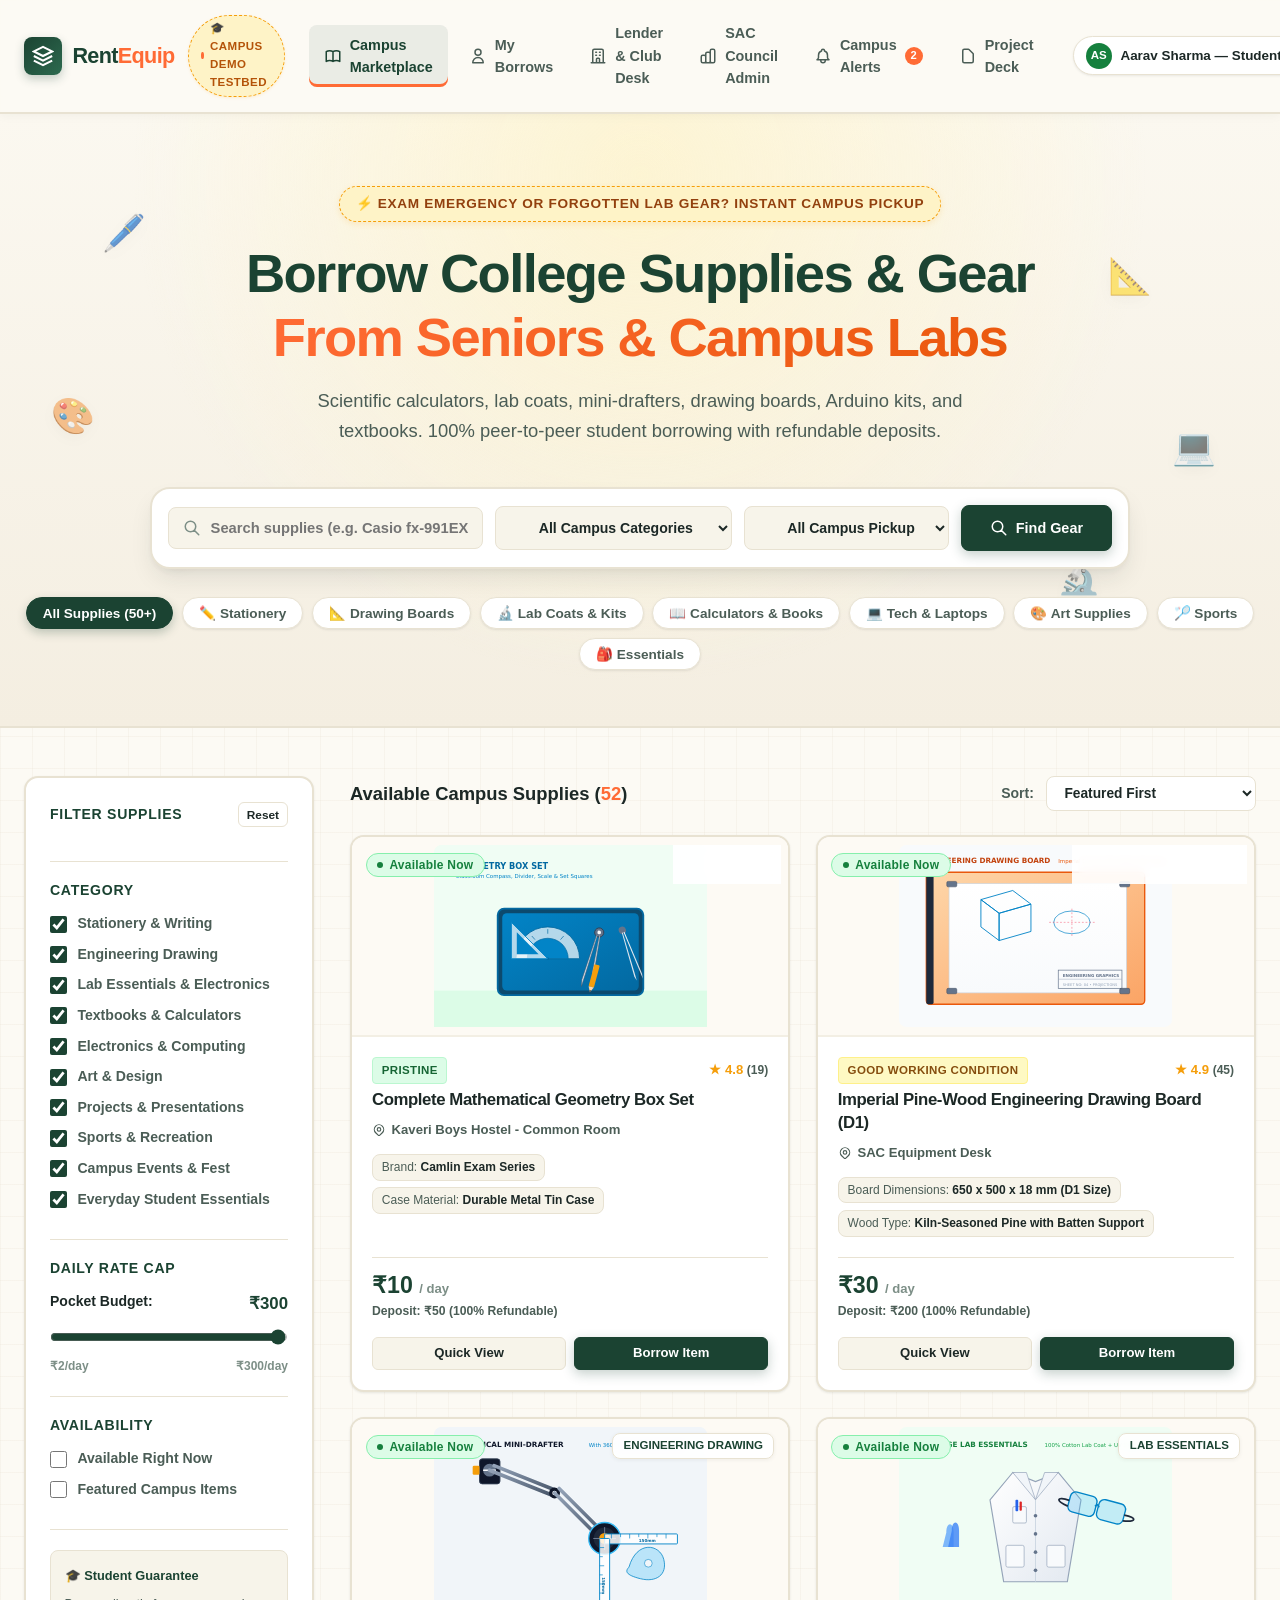
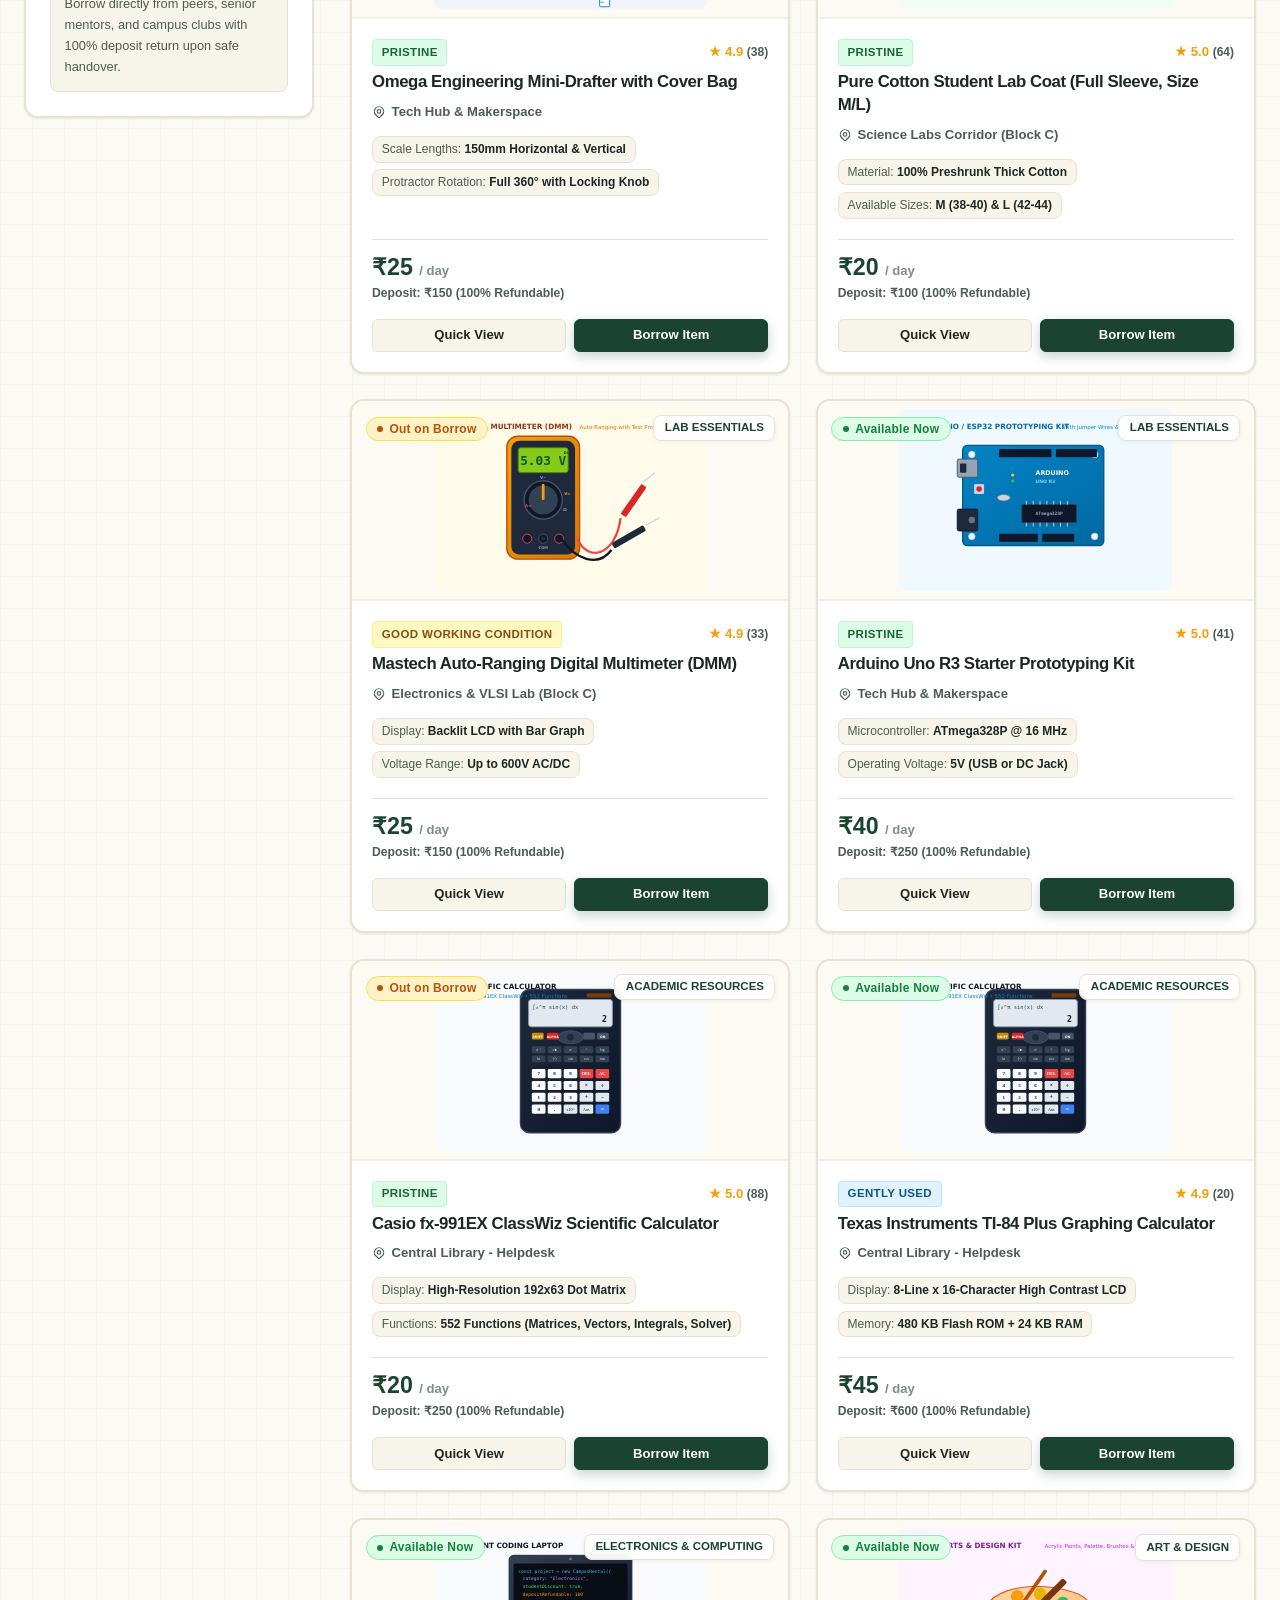
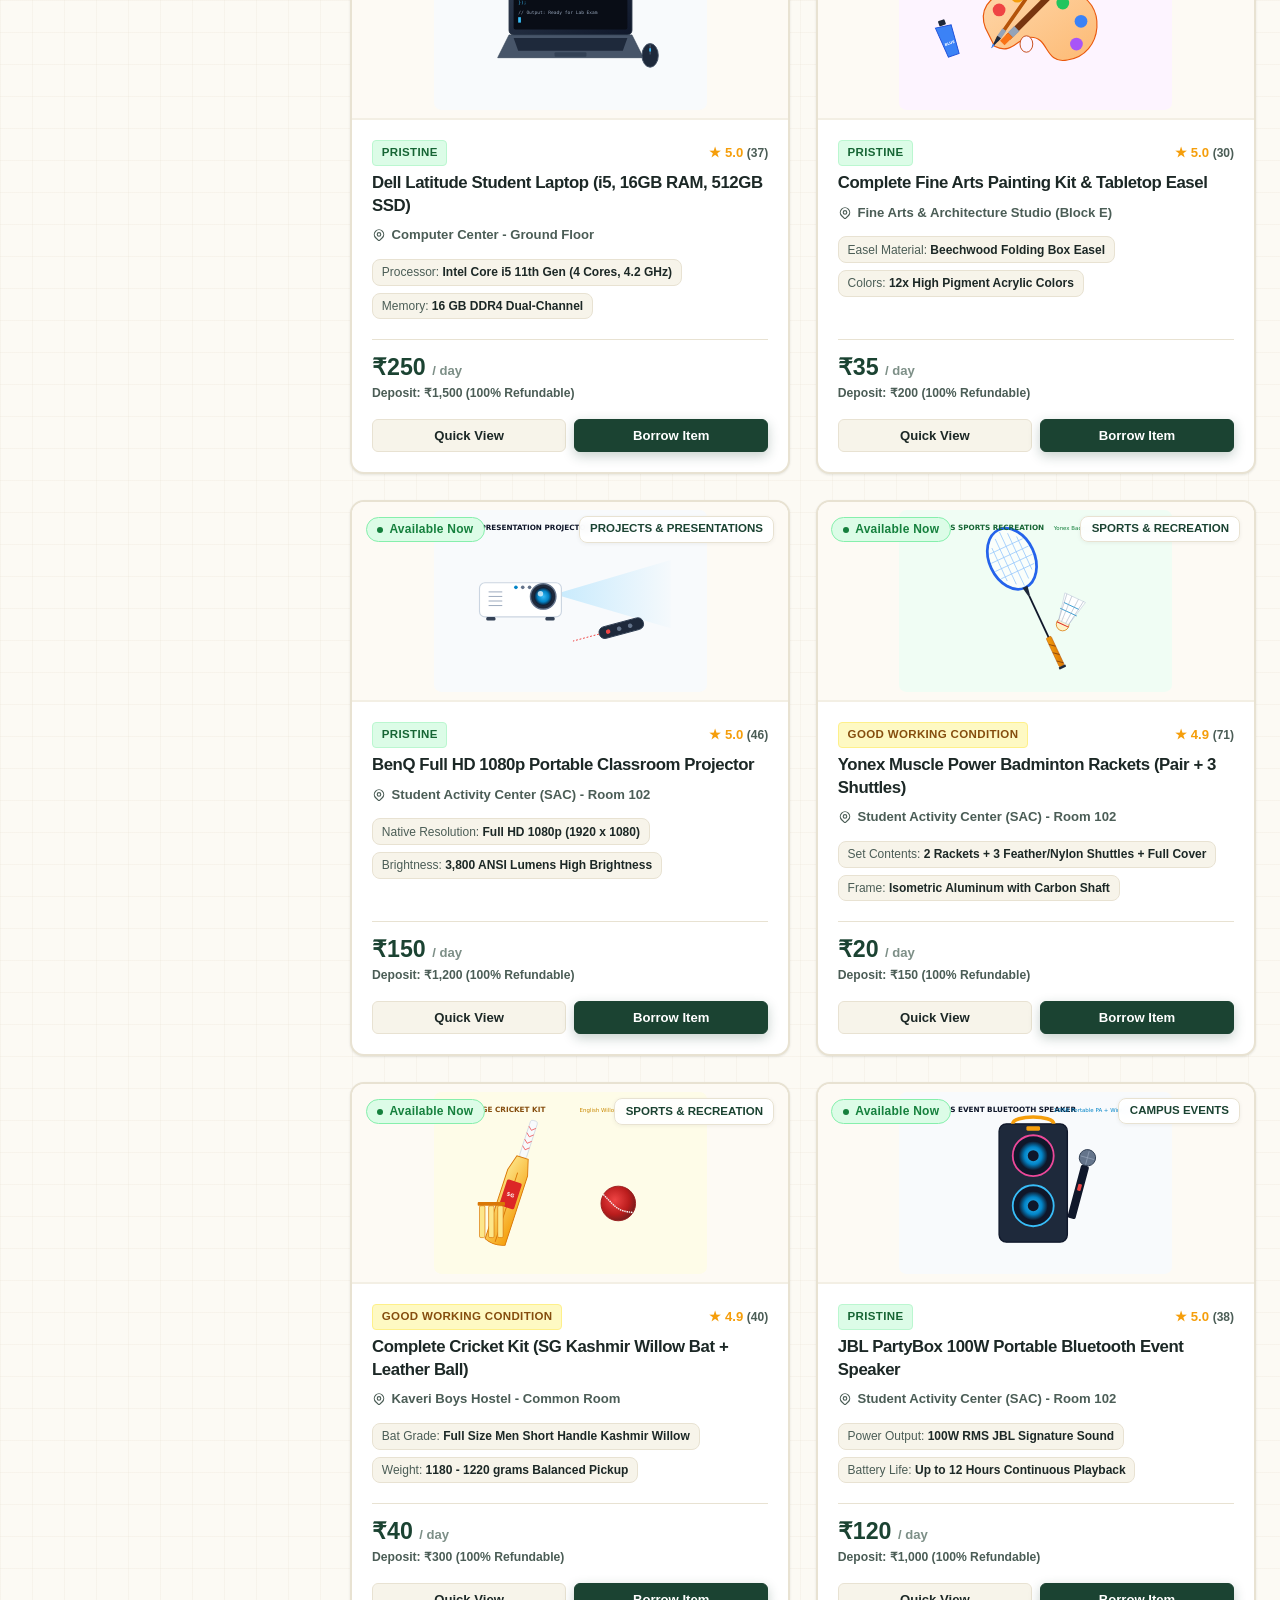
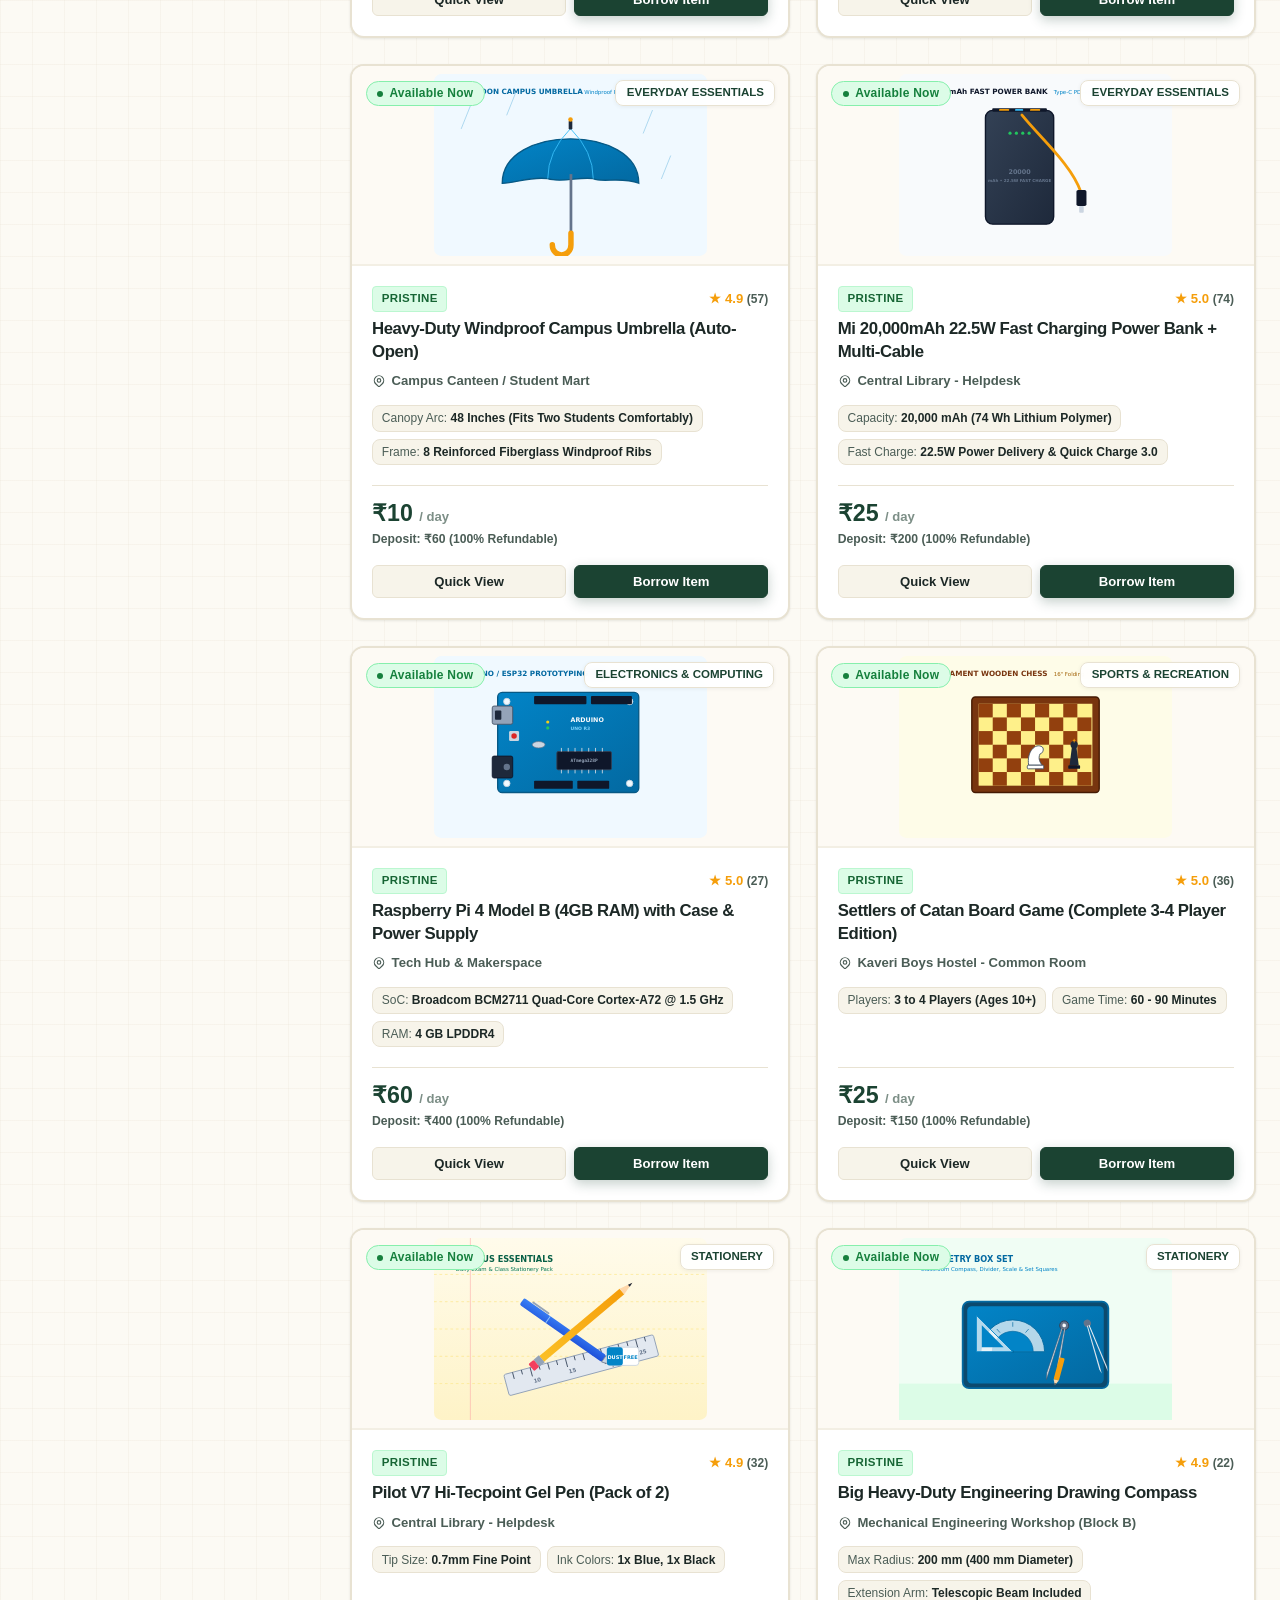
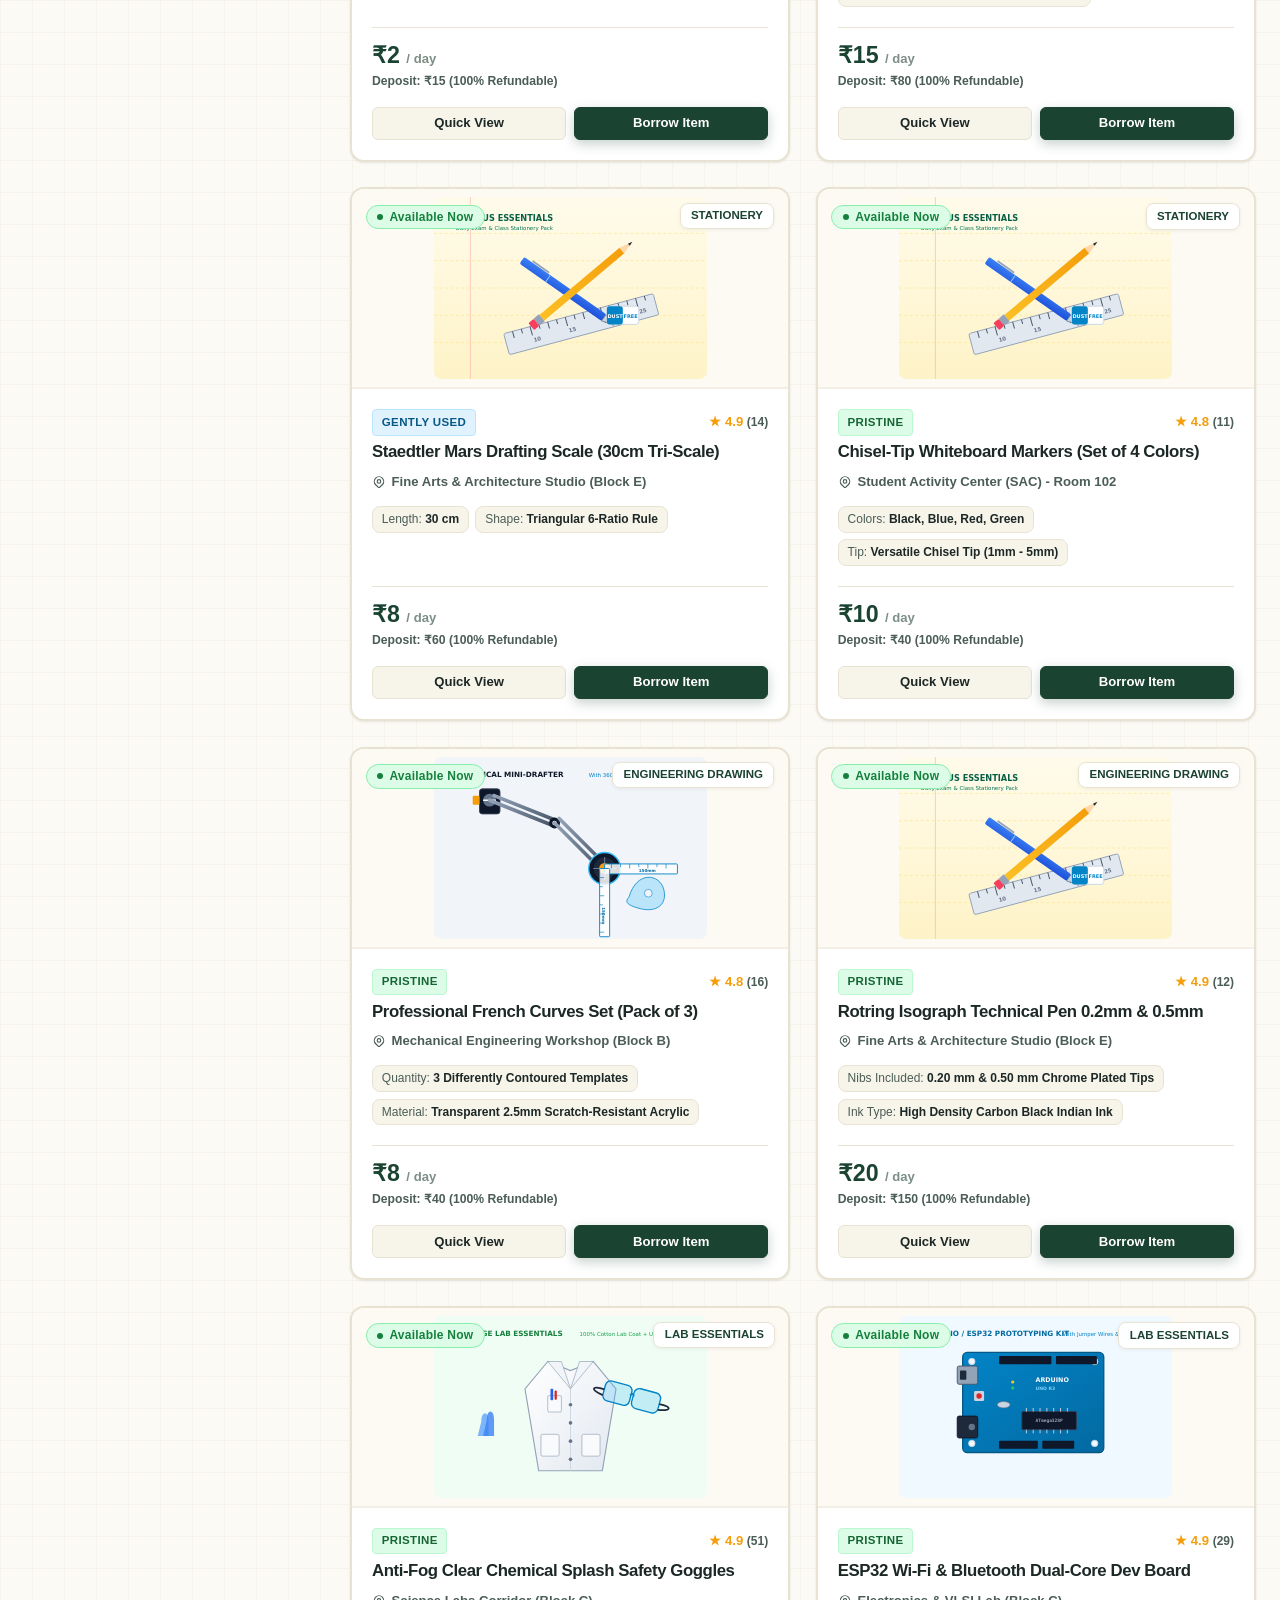
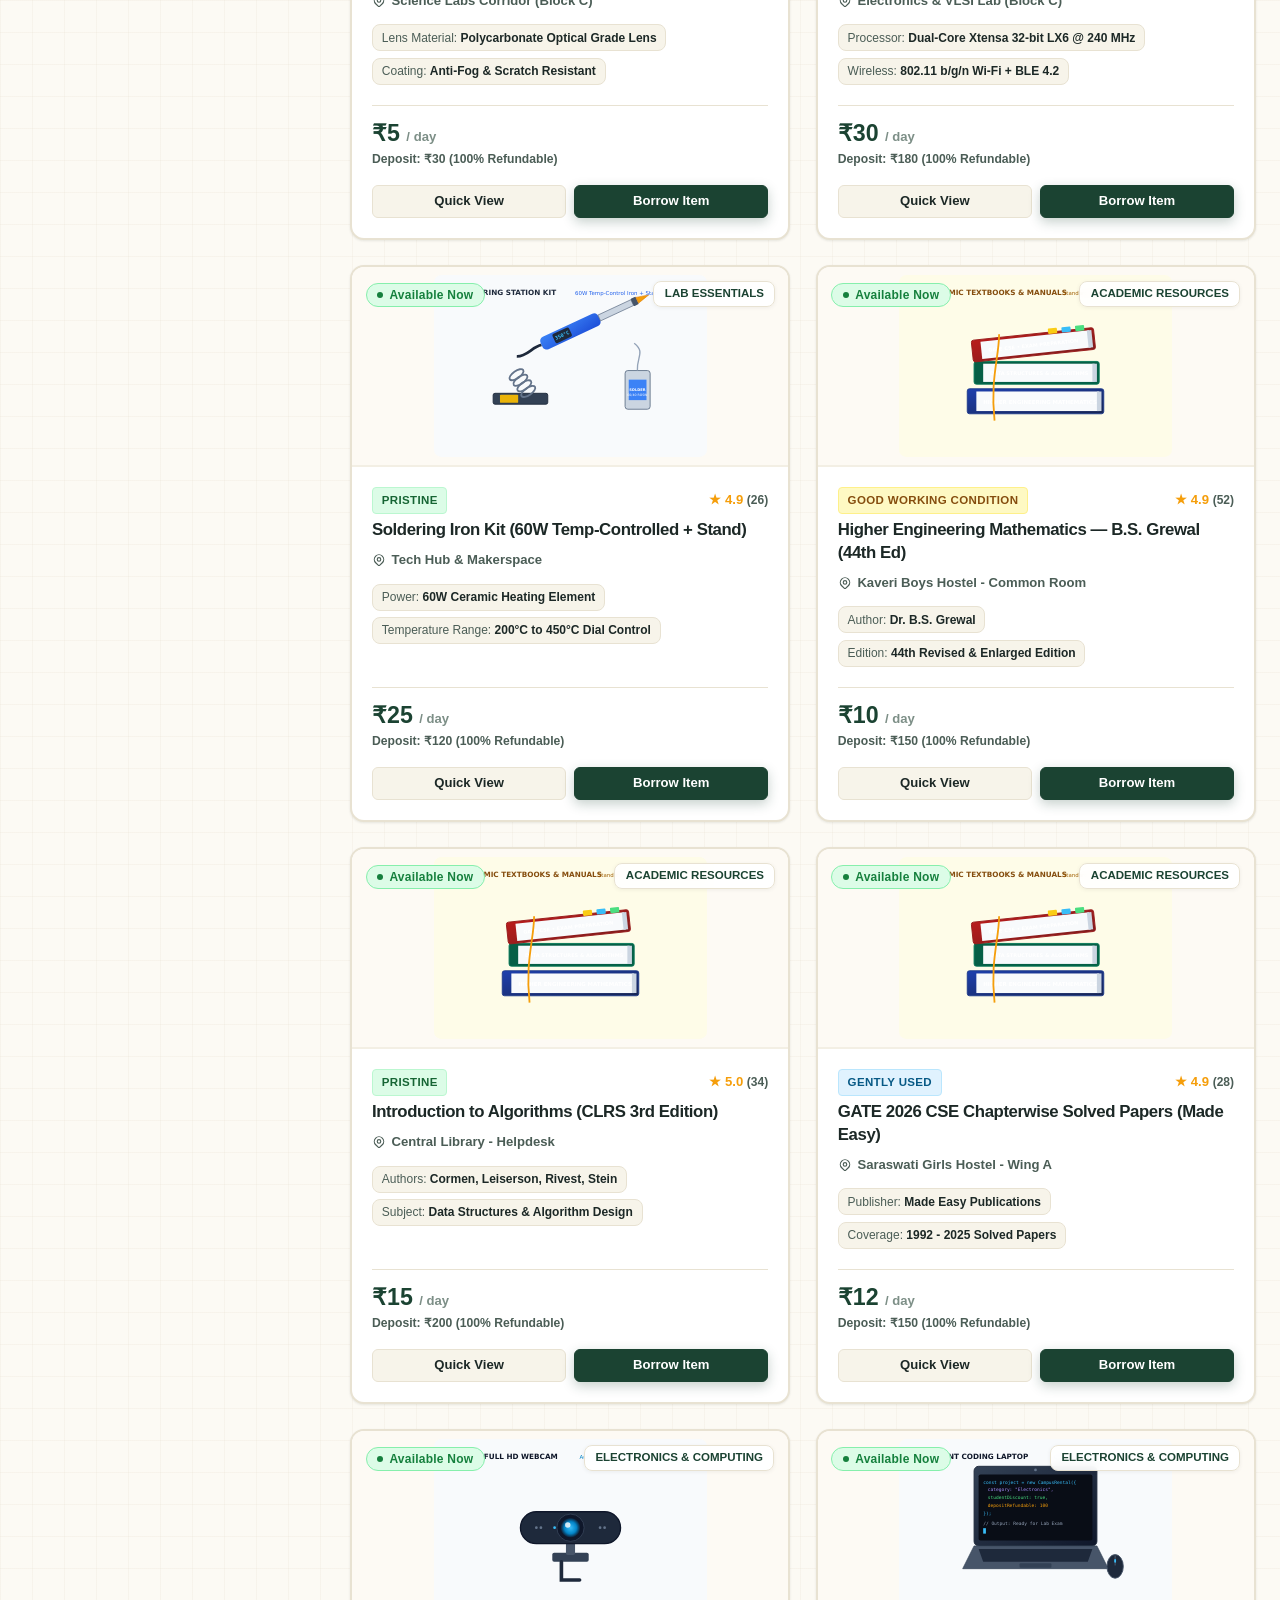
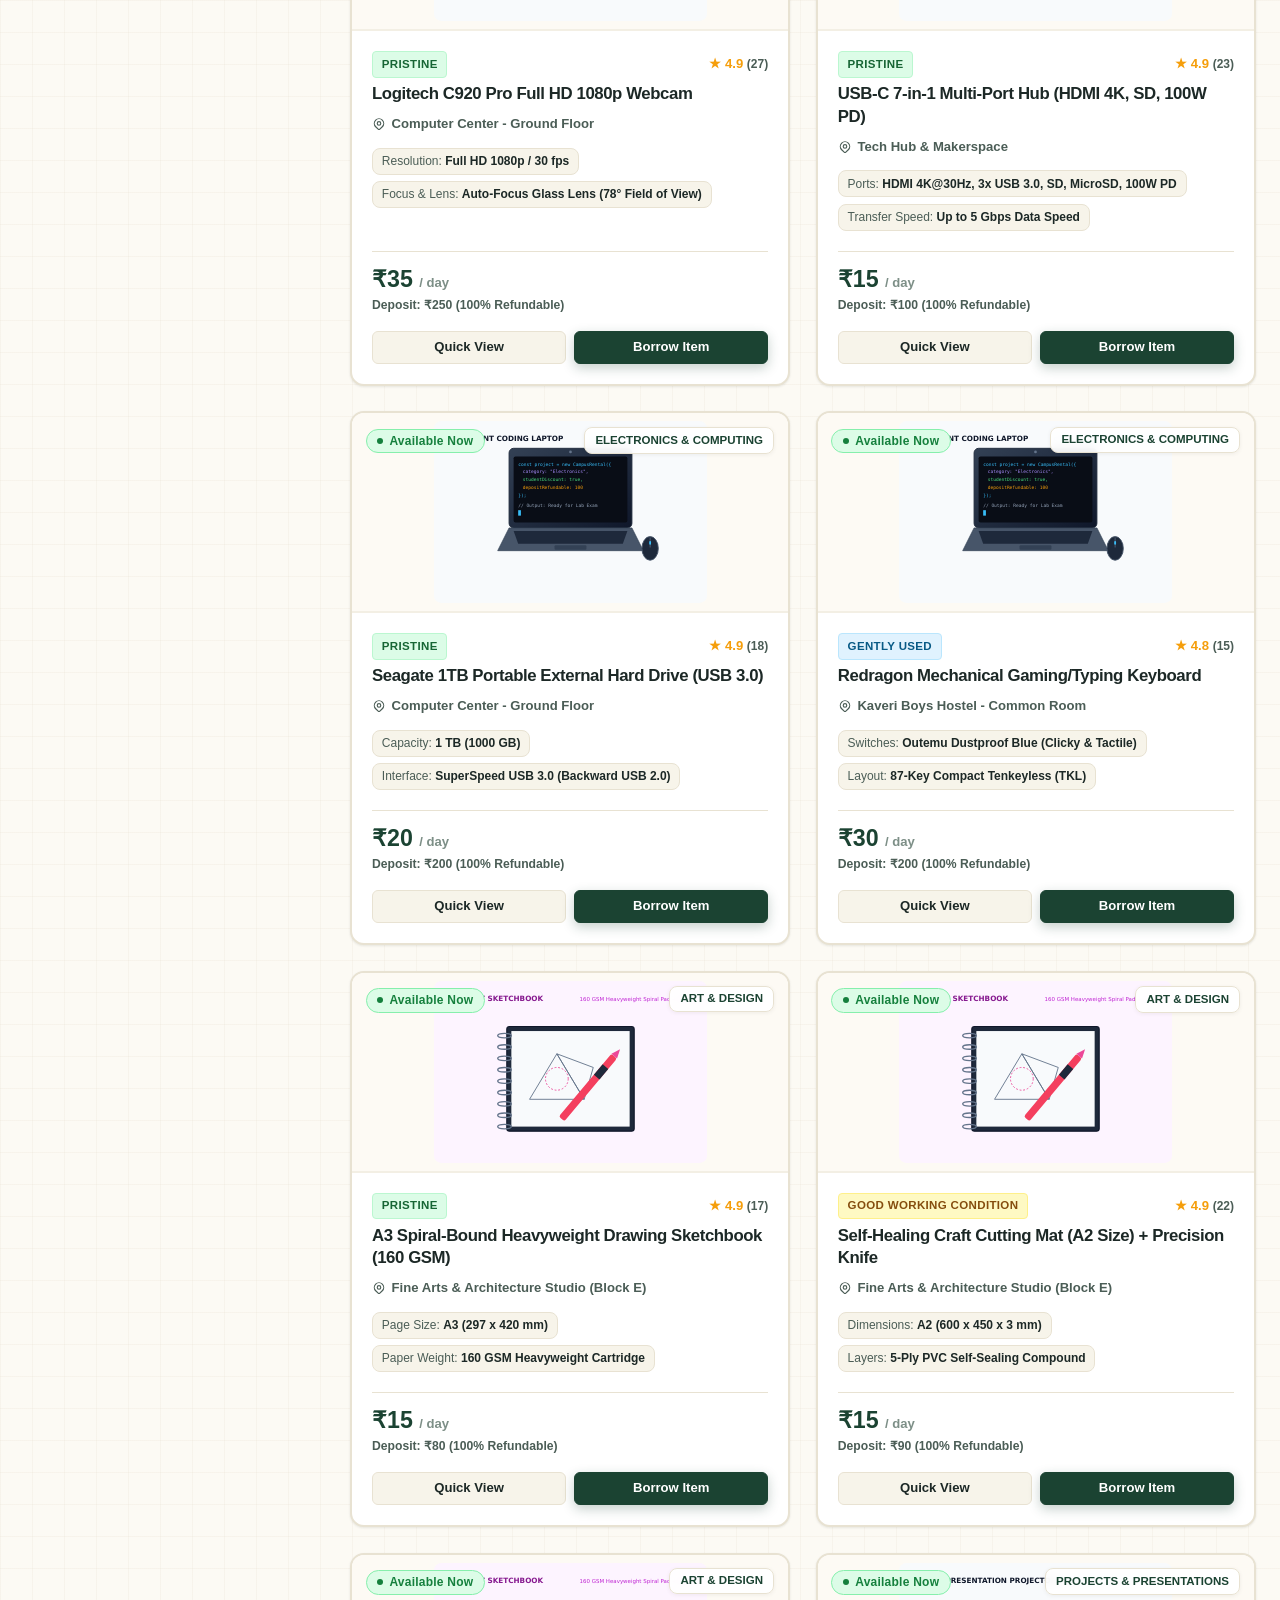
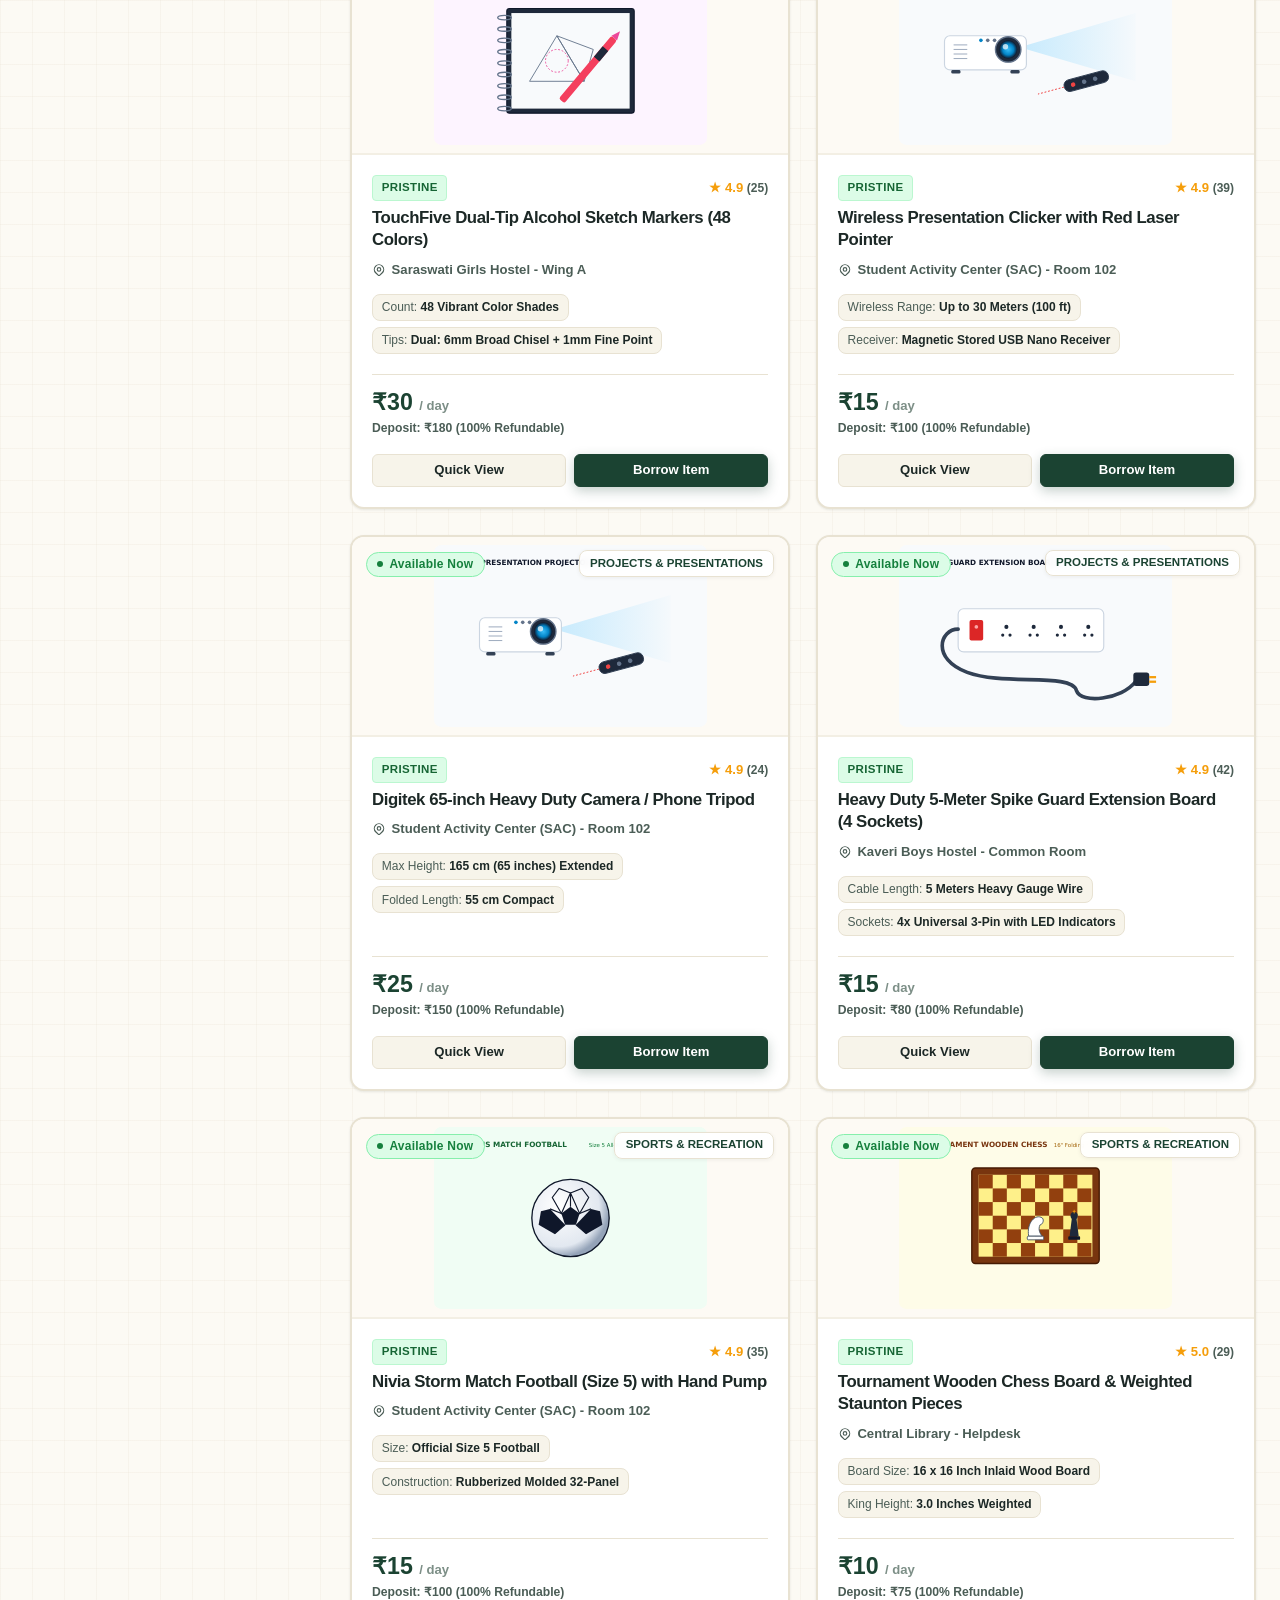
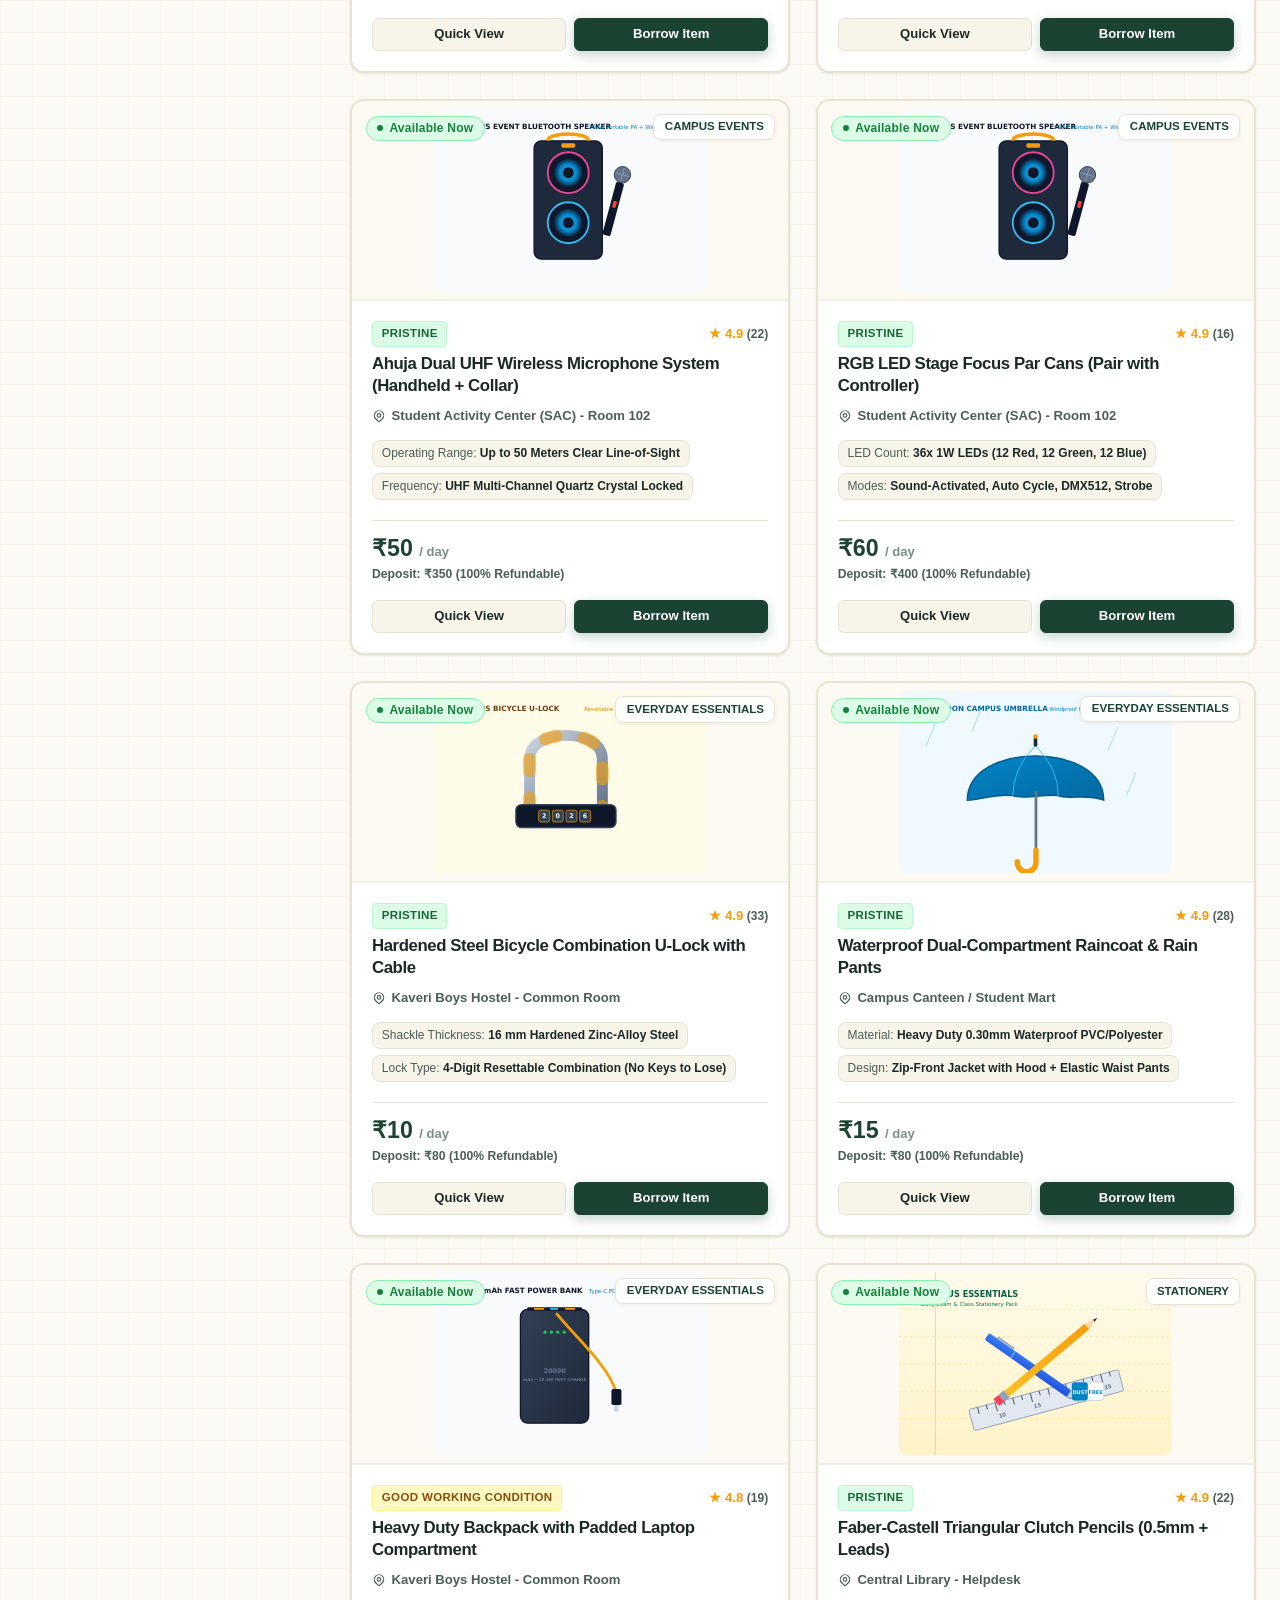
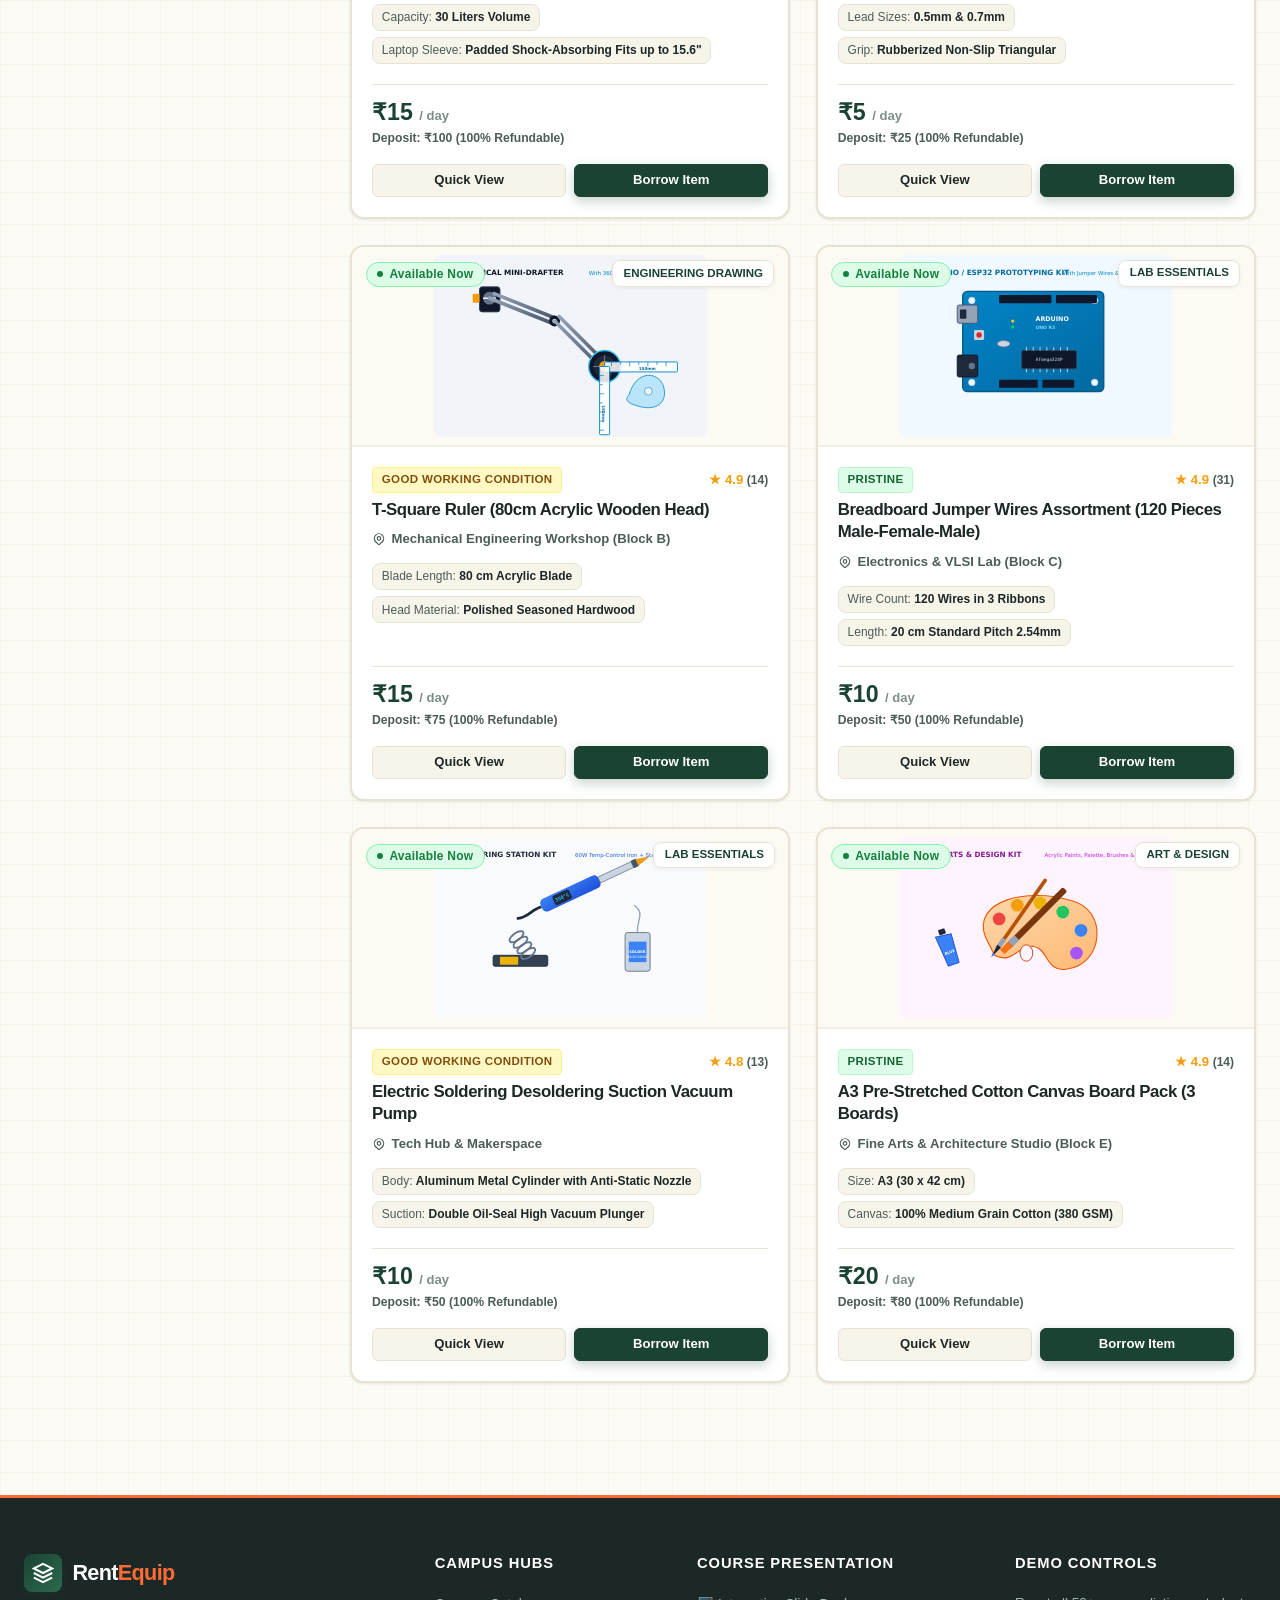
<file: index.html>
<!DOCTYPE html>
<html lang="en">
<head>
  <meta charset="UTF-8">
  <meta name="viewport" content="width=device-width, initial-scale=1.0">
  <meta name="description" content="RentEquip - College campus equipment and study resource rental network. Borrow scientific calculators, lab coats, mini-drafters, Arduino kits, and textbooks on campus.">
  <title>RentEquip — College Campus Equipment &amp; Resource Sharing</title>
  
  <!-- CSS Stylesheets -->
  <link rel="stylesheet" href="css/base.css">
  <link rel="stylesheet" href="css/components.css">
  <link rel="stylesheet" href="css/marketplace.css">
  <link rel="stylesheet" href="css/dashboard.css">
</head>
<body>
  <div class="site-wrapper">
    <!-- Shared Top Navigation Header -->
    <header class="main-header" id="main-header"></header>

    <main class="main-content" id="main-content">
      <!-- Campus Hero Section with Animated Floating Academic Stationery -->
      <section class="hero-section">
        <!-- Floating Academic Elements -->
        <div class="hero-floating-decor" aria-hidden="true">
          <div class="floating-item float-pen">🖊️</div>
          <div class="floating-item float-calc">📐</div>
          <div class="floating-item float-book">📚</div>
          <div class="floating-item float-drafter">🔬</div>
          <div class="floating-item float-compass">🎨</div>
          <div class="floating-item float-laptop">💻</div>
        </div>

        <div class="container" style="position: relative; z-index: 2;">
          <div class="hero-tagline">
            ⚡ Exam Emergency or Forgotten Lab Gear? Instant Campus Pickup
          </div>
          <h1 class="hero-title">
            Borrow College Supplies &amp; Gear <br><span>From Seniors &amp; Campus Labs</span>
          </h1>
          <p class="hero-subtitle">
            Scientific calculators, lab coats, mini-drafters, drawing boards, Arduino kits, and textbooks. 100% peer-to-peer student borrowing with refundable deposits.
          </p>

          <!-- Search Widget -->
          <div class="search-widget-card">
            <form class="search-widget-form" id="search-form" role="search" aria-label="Search campus catalog">
              <div class="search-field">
                <svg class="search-field-icon" width="18" height="18" fill="none" stroke="currentColor" stroke-width="2" viewBox="0 0 24 24">
                  <path stroke-linecap="round" stroke-linejoin="round" d="M21 21l-6-6m2-5a7 7 0 11-14 0 7 7 0 0114 0z"/>
                </svg>
                <input type="text" id="search-input" class="search-input" placeholder="Search supplies (e.g. Casio fx-991EX, Drafter, Lab Coat)..." aria-label="Search supplies keywords">
              </div>

              <div class="search-field">
                <select id="search-category-select" class="search-select" aria-label="Select supply category">
                  <option value="all">All Campus Categories</option>
                  <option value="Stationery">Stationery &amp; Writing</option>
                  <option value="Engineering Drawing">Engineering Drawing</option>
                  <option value="Lab Essentials">Lab Essentials &amp; Electronics</option>
                  <option value="Academic Resources">Academic Textbooks &amp; Calculators</option>
                  <option value="Electronics & Computing">Electronics &amp; Computing</option>
                  <option value="Art & Design">Fine Arts &amp; Design</option>
                  <option value="Projects & Presentations">Projects &amp; Presentations</option>
                  <option value="Sports & Recreation">Sports &amp; Recreation</option>
                  <option value="Campus Events">Campus Events &amp; Culturals</option>
                  <option value="Everyday Essentials">Everyday Student Essentials</option>
                </select>
              </div>

              <div class="search-field">
                <select id="search-location-select" class="search-select" aria-label="Select pickup point">
                  <option value="all">All Campus Pickup Points</option>
                  <option value="Central Library">Central Library - Helpdesk</option>
                  <option value="Mechanical Engineering Workshop">Mechanical Workshop (Block B)</option>
                  <option value="Electronics & VLSI Lab">Electronics Lab (Block C)</option>
                  <option value="Science Labs Corridor">Science Labs Corridor (Block C)</option>
                  <option value="Kaveri Boys Hostel">Kaveri Boys Hostel</option>
                  <option value="Saraswati Girls Hostel">Saraswati Girls Hostel</option>
                  <option value="Student Activity Center">Student Activity Center (SAC)</option>
                  <option value="Tech Hub">Tech Hub &amp; Makerspace</option>
                  <option value="Campus Canteen">Campus Canteen / Student Mart</option>
                  <option value="Fine Arts & Architecture Studio">Fine Arts Studio (Block E)</option>
                  <option value="Computer Center">Computer Center</option>
                </select>
              </div>

              <button type="submit" class="btn btn-primary search-btn">
                <svg width="18" height="18" fill="none" stroke="currentColor" stroke-width="2" viewBox="0 0 24 24">
                  <path stroke-linecap="round" stroke-linejoin="round" d="M21 21l-6-6m2-5a7 7 0 11-14 0 7 7 0 0114 0z"/>
                </svg>
                Find Gear
              </button>
            </form>
          </div>

          <!-- Quick Category Filter Chips -->
          <div class="category-chips-bar" id="category-chips">
            <button type="button" class="category-chip active" data-category="all">All Supplies (50+)</button>
            <button type="button" class="category-chip" data-category="Stationery">✏️ Stationery</button>
            <button type="button" class="category-chip" data-category="Engineering Drawing">📐 Drawing Boards</button>
            <button type="button" class="category-chip" data-category="Lab Essentials">🔬 Lab Coats &amp; Kits</button>
            <button type="button" class="category-chip" data-category="Academic Resources">📖 Calculators &amp; Books</button>
            <button type="button" class="category-chip" data-category="Electronics & Computing">💻 Tech &amp; Laptops</button>
            <button type="button" class="category-chip" data-category="Art & Design">🎨 Art Supplies</button>
            <button type="button" class="category-chip" data-category="Sports & Recreation">🏸 Sports</button>
            <button type="button" class="category-chip" data-category="Everyday Essentials">🎒 Essentials</button>
          </div>
        </div>
      </section>

      <!-- Campus Marketplace Catalog Section -->
      <section class="container">
        <div class="marketplace-layout">
          <!-- Sidebar Filters -->
          <aside class="filter-sidebar" aria-label="Catalog Filters">
            <div class="filter-section">
              <div class="filter-title">
                <span>Filter Supplies</span>
                <button type="button" class="btn btn-outline btn-sm" id="btn-reset-filters" style="font-size: 0.74rem; padding: 0.2rem 0.5rem;">Reset</button>
              </div>
            </div>

            <!-- Category Checklist -->
            <div class="filter-section">
              <h3 class="filter-title">Category</h3>
              <label class="filter-checkbox-label">
                <input type="checkbox" class="filter-checkbox filter-category-checkbox" value="Stationery" checked>
                <span>Stationery &amp; Writing</span>
              </label>
              <label class="filter-checkbox-label">
                <input type="checkbox" class="filter-checkbox filter-category-checkbox" value="Engineering Drawing" checked>
                <span>Engineering Drawing</span>
              </label>
              <label class="filter-checkbox-label">
                <input type="checkbox" class="filter-checkbox filter-category-checkbox" value="Lab Essentials" checked>
                <span>Lab Essentials &amp; Electronics</span>
              </label>
              <label class="filter-checkbox-label">
                <input type="checkbox" class="filter-checkbox filter-category-checkbox" value="Academic Resources" checked>
                <span>Textbooks &amp; Calculators</span>
              </label>
              <label class="filter-checkbox-label">
                <input type="checkbox" class="filter-checkbox filter-category-checkbox" value="Electronics & Computing" checked>
                <span>Electronics &amp; Computing</span>
              </label>
              <label class="filter-checkbox-label">
                <input type="checkbox" class="filter-checkbox filter-category-checkbox" value="Art & Design" checked>
                <span>Art &amp; Design</span>
              </label>
              <label class="filter-checkbox-label">
                <input type="checkbox" class="filter-checkbox filter-category-checkbox" value="Projects & Presentations" checked>
                <span>Projects &amp; Presentations</span>
              </label>
              <label class="filter-checkbox-label">
                <input type="checkbox" class="filter-checkbox filter-category-checkbox" value="Sports & Recreation" checked>
                <span>Sports &amp; Recreation</span>
              </label>
              <label class="filter-checkbox-label">
                <input type="checkbox" class="filter-checkbox filter-category-checkbox" value="Campus Events" checked>
                <span>Campus Events &amp; Fest</span>
              </label>
              <label class="filter-checkbox-label">
                <input type="checkbox" class="filter-checkbox filter-category-checkbox" value="Everyday Essentials" checked>
                <span>Everyday Student Essentials</span>
              </label>
            </div>

            <!-- Student Daily Rate Slider -->
            <div class="filter-section">
              <h3 class="filter-title">Daily Rate Cap</h3>
              <div class="price-slider-group">
                <div class="flex justify-between text-sm font-bold">
                  <span>Pocket Budget:</span>
                  <strong id="price-display" style="color: var(--color-primary); font-size: 1.05rem;">₹300</strong>
                </div>
                <input type="range" id="price-slider" min="2" max="300" step="5" value="300" class="w-full" style="accent-color: var(--color-primary); cursor: pointer;" aria-label="Max student daily rate">
                <div class="flex justify-between text-xs text-dim font-bold">
                  <span>₹2/day</span>
                  <span>₹300/day</span>
                </div>
              </div>
            </div>

            <!-- Availability & Featured Toggles -->
            <div class="filter-section">
              <h3 class="filter-title">Availability</h3>
              <label class="filter-checkbox-label">
                <input type="checkbox" id="filter-available-only" class="filter-checkbox">
                <span>Available Right Now</span>
              </label>
              <label class="filter-checkbox-label">
                <input type="checkbox" id="filter-featured-only" class="filter-checkbox">
                <span>Featured Campus Items</span>
              </label>
            </div>

            <!-- Student Trust Card in Sidebar -->
            <div style="background: var(--color-surface-raised); border-radius: var(--radius-sm); padding: 0.85rem; font-size: 0.8rem; border: 1.5px solid var(--color-border);">
              <p style="margin-bottom: 0.4rem;"><strong style="color: var(--color-primary);">🎓 Student Guarantee</strong></p>
              <p style="color: var(--color-text-muted);">Borrow directly from peers, senior mentors, and campus clubs with 100% deposit return upon safe handover.</p>
            </div>
          </aside>

          <!-- Main Campus Equipment Grid Area -->
          <section class="listings-main-area" aria-label="Campus Supplies Catalog">
            <div class="listings-header">
              <div class="listings-count">
                Available Campus Supplies (<span id="listings-count-num">52</span>)
              </div>
              <div class="listings-controls">
                <label for="sort-select" class="text-sm font-bold text-muted">Sort:</label>
                <select id="sort-select" class="sort-select" aria-label="Sort supplies">
                  <option value="featured">Featured First</option>
                  <option value="price-asc">Price: Lowest to Highest</option>
                  <option value="price-desc">Price: Highest to Lowest</option>
                  <option value="rating-desc">Highest Rated by Peers</option>
                  <option value="title-asc">Item Name (A-Z)</option>
                </select>
              </div>
            </div>

            <!-- Active Filter Badges -->
            <div class="active-filters-row" id="active-filters-badges" style="display: none;"></div>

            <!-- Products Cards Container -->
            <div class="equipment-grid" id="equipment-grid">
              <!-- Dynamically populated by js/marketplace.js -->
            </div>
          </section>
        </div>
      </section>
    </main>

    <!-- Shared Footer -->
    <footer class="main-footer" id="main-footer"></footer>
  </div>

  <!-- Quick View Modal -->
  <div class="modal" id="quick-view-modal" aria-hidden="true" role="dialog" aria-labelledby="quick-view-modal-title">
    <div class="modal-backdrop"></div>
    <div class="modal-dialog modal-dialog-lg">
      <div class="modal-header">
        <h3 class="modal-title" id="quick-view-modal-title">Item Quick View</h3>
        <button class="modal-close" onclick="RentEquip.UI.closeModal('quick-view-modal')" aria-label="Close modal">&times;</button>
      </div>
      <div class="modal-body" id="quick-view-modal-body">
        <!-- Rendered dynamically -->
      </div>
      <div class="modal-footer">
        <button class="btn btn-secondary" onclick="RentEquip.UI.closeModal('quick-view-modal')">Close</button>
        <a href="#" id="quick-view-action-btn" class="btn btn-primary">
          Check Availability &amp; Borrow &rarr;
        </a>
      </div>
    </div>
  </div>

  <!-- Core Scripts -->
  <script src="js/calc.js"></script>
  <script src="js/storage.js"></script>
  <script src="js/auth.js"></script>
  <script src="js/ui.js"></script>
  <script src="js/marketplace.js"></script>
</body>
</html>
</file>
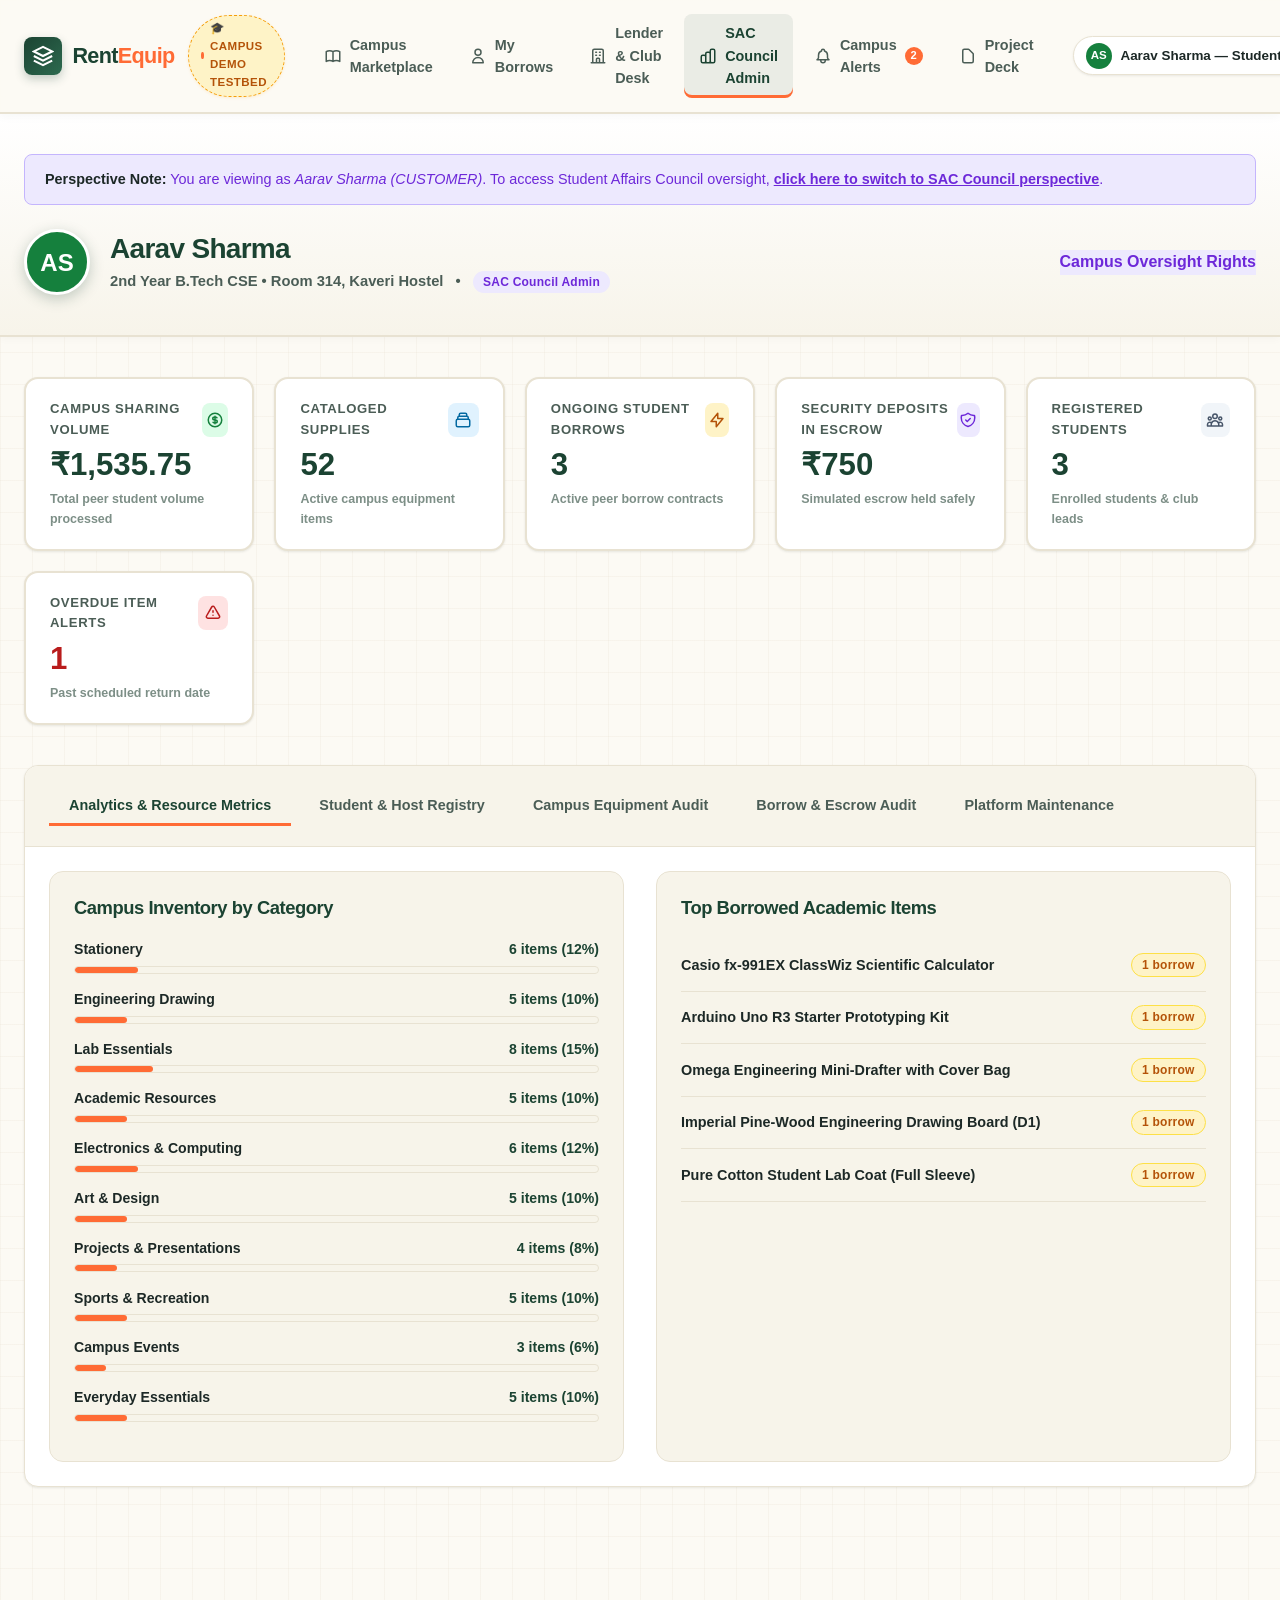
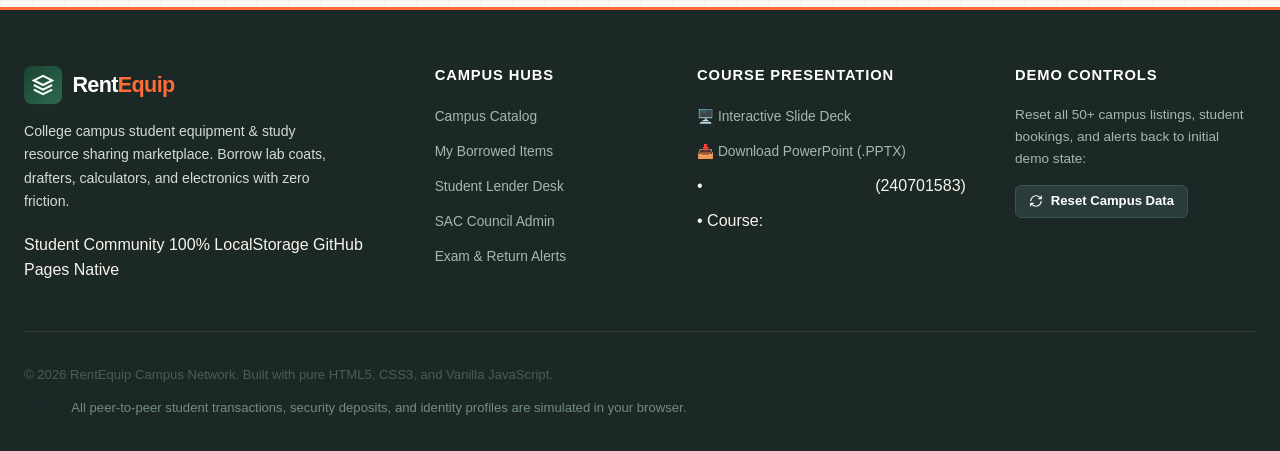
<file: admin.html>
<!DOCTYPE html>
<html lang="en">
<head>
  <meta charset="UTF-8">
  <meta name="viewport" content="width=device-width, initial-scale=1.0">
  <meta name="description" content="RentEquip - Student Affairs Council (SAC) Admin: campus resource analytics, student user registry, equipment inventory audits, and escrow tracking.">
  <title>SAC Operations Center — RentEquip</title>
  
  <!-- CSS Stylesheets -->
  <link rel="stylesheet" href="css/base.css">
  <link rel="stylesheet" href="css/components.css">
  <link rel="stylesheet" href="css/marketplace.css">
  <link rel="stylesheet" href="css/dashboard.css">
</head>
<body>
  <div class="site-wrapper">
    <!-- Shared Top Navigation Header -->
    <header class="main-header" id="main-header"></header>

    <main class="main-content" id="main-content">
      <!-- Admin Perspective Banner -->
      <section class="dashboard-header-banner">
        <div class="container">
          <div id="admin-role-warning-banner" style="display: none; background: #ede9fe; border: 1.5px solid #c4b5fd; padding: 0.85rem 1.25rem; border-radius: var(--radius-sm); margin-bottom: 1.5rem; font-size: 0.9rem; color: #6d28d9;"></div>

          <div class="dashboard-header-flex">
            <div class="dashboard-user-profile">
              <div class="user-avatar-large" id="admin-user-avatar">SAC</div>
              <div>
                <h1 class="dashboard-title" id="admin-user-name">Student Affairs Council &amp; Lab Desk</h1>
                <div class="dashboard-subtitle">
                  <span id="admin-user-company">Central Equipment Library &amp; Student Council</span>
                  <span>•</span>
                  <span class="badge badge-admin">SAC Council Admin</span>
                </div>
              </div>
            </div>

            <div class="dashboard-header-actions">
              <span class="meta-tag" style="background: #ede9fe; color: #6d28d9; border-color: #c4b5fd; font-weight: 800;">
                Campus Oversight Rights
              </span>
            </div>
          </div>
        </div>
      </section>

      <div class="container">
        <!-- Campus KPI Metrics Grid -->
        <div class="stats-grid">
          <div class="stat-card">
            <div class="stat-card-header">
              <span class="stat-label">Campus Sharing Volume</span>
              <div class="stat-icon" style="background: #dcfce7; color: #15803d;">
                <svg width="18" height="18" fill="none" stroke="currentColor" stroke-width="2" viewBox="0 0 24 24">
                  <path stroke-linecap="round" stroke-linejoin="round" d="M12 8c-1.657 0-3 .895-3 2s1.343 2 3 2 3 .895 3 2-1.343 2-3 2m0-8c1.11 0 2.08.402 2.599 1M12 8V7m0 1v8m0 0v1m0-1c-1.11 0-2.08-.402-2.599-1M21 12a9 9 0 11-18 0 9 9 0 0118 0z"/>
                </svg>
              </div>
            </div>
            <div class="stat-value" id="kpi-admin-volume">₹0</div>
            <div class="stat-subtext">Total peer student volume processed</div>
          </div>

          <div class="stat-card">
            <div class="stat-card-header">
              <span class="stat-label">Cataloged Supplies</span>
              <div class="stat-icon" style="background: #e0f2fe; color: #0369a1;">
                <svg width="18" height="18" fill="none" stroke="currentColor" stroke-width="2" viewBox="0 0 24 24">
                  <path stroke-linecap="round" stroke-linejoin="round" d="M19 11H5m14 0a2 2 0 012 2v6a2 2 0 01-2 2H5a2 2 0 01-2-2v-6a2 2 0 012-2m14 0V9a2 2 0 00-2-2M5 11V9a2 2 0 012-2m0 0V5a2 2 0 012-2h6a2 2 0 012 2v2M7 7h10"/>
                </svg>
              </div>
            </div>
            <div class="stat-value" id="kpi-admin-equipment">52</div>
            <div class="stat-subtext">Active campus equipment items</div>
          </div>

          <div class="stat-card">
            <div class="stat-card-header">
              <span class="stat-label">Ongoing Student Borrows</span>
              <div class="stat-icon" style="background: #fef3c7; color: #b45309;">
                <svg width="18" height="18" fill="none" stroke="currentColor" stroke-width="2" viewBox="0 0 24 24">
                  <path stroke-linecap="round" stroke-linejoin="round" d="M13 10V3L4 14h7v7l9-11h-7z"/>
                </svg>
              </div>
            </div>
            <div class="stat-value" id="kpi-admin-rentals">0</div>
            <div class="stat-subtext">Active peer borrow contracts</div>
          </div>

          <div class="stat-card">
            <div class="stat-card-header">
              <span class="stat-label">Security Deposits in Escrow</span>
              <div class="stat-icon" style="background: #ede9fe; color: #6d28d9;">
                <svg width="18" height="18" fill="none" stroke="currentColor" stroke-width="2" viewBox="0 0 24 24">
                  <path stroke-linecap="round" stroke-linejoin="round" d="M9 12l2 2 4-4m5.618-4.016A11.955 11.955 0 0112 2.944a11.955 11.955 0 01-8.618 3.04A12.02 12.02 0 003 9c0 5.591 3.824 10.29 9 11.622 5.176-1.332 9-6.03 9-11.622 0-1.042-.133-2.052-.382-3.016z"/>
                </svg>
              </div>
            </div>
            <div class="stat-value" id="kpi-admin-escrow">₹0</div>
            <div class="stat-subtext">Simulated escrow held safely</div>
          </div>

          <div class="stat-card">
            <div class="stat-card-header">
              <span class="stat-label">Registered Students</span>
              <div class="stat-icon" style="background: #f1f5f9; color: #475569;">
                <svg width="18" height="18" fill="none" stroke="currentColor" stroke-width="2" viewBox="0 0 24 24">
                  <path stroke-linecap="round" stroke-linejoin="round" d="M17 20h5v-2a3 3 0 00-5.356-1.857M17 20H7m10 0v-2c0-.656-.126-1.283-.356-1.857M7 20H2v-2a3 3 0 015.356-1.857M7 20v-2c0-.656.126-1.283.356-1.857m0 0a5.002 5.002 0 019.288 0M15 7a3 3 0 11-6 0 3 3 0 016 0zm6 3a2 2 0 11-4 0 2 2 0 014 0zM7 10a2 2 0 11-4 0 2 2 0 014 0z"/>
                </svg>
              </div>
            </div>
            <div class="stat-value" id="kpi-admin-users">0</div>
            <div class="stat-subtext">Enrolled students &amp; club leads</div>
          </div>

          <div class="stat-card">
            <div class="stat-card-header">
              <span class="stat-label">Overdue Item Alerts</span>
              <div class="stat-icon" style="background: #fee2e2; color: #b91c1c;">
                <svg width="18" height="18" fill="none" stroke="currentColor" stroke-width="2" viewBox="0 0 24 24">
                  <path stroke-linecap="round" stroke-linejoin="round" d="M12 9v2m0 4h.01m-6.938 4h13.856c1.54 0 2.502-1.667 1.732-3L13.732 4c-.77-1.333-2.694-1.333-3.464 0L3.34 16c-.77 1.333.192 3 1.732 3z"/>
                </svg>
              </div>
            </div>
            <div class="stat-value" id="kpi-admin-overdue" style="color: #b91c1c;">0</div>
            <div class="stat-subtext">Past scheduled return date</div>
          </div>
        </div>

        <!-- Main Admin Panel Card -->
        <div class="card" style="margin-bottom: 3.5rem;">
          <div class="card-header">
            <div class="tab-group" id="admin-tabs" style="margin-bottom: 0; border-bottom: none;">
              <button class="tab-btn active" data-tab="overview">Analytics &amp; Resource Metrics</button>
              <button class="tab-btn" data-tab="users">Student &amp; Host Registry</button>
              <button class="tab-btn" data-tab="equipment">Campus Equipment Audit</button>
              <button class="tab-btn" data-tab="rentals">Borrow &amp; Escrow Audit</button>
              <button class="tab-btn" data-tab="maintenance">Platform Maintenance</button>
            </div>
          </div>

          <div class="card-body">
            <!-- PANEL 1: ANALYTICS -->
            <div id="panel-overview">
              <div style="display: grid; grid-template-columns: 1fr 1fr; gap: 2rem;">
                <div style="background: var(--color-surface-raised); border: 1.5px solid var(--color-border); border-radius: var(--radius-md); padding: 1.5rem;">
                  <h3 style="font-size: 1.15rem; margin-bottom: 1.25rem; color: var(--color-primary);">Campus Inventory by Category</h3>
                  <div id="admin-category-breakdown">
                    <!-- Dynamically rendered -->
                  </div>
                </div>

                <div style="background: var(--color-surface-raised); border: 1.5px solid var(--color-border); border-radius: var(--radius-md); padding: 1.5rem;">
                  <h3 style="font-size: 1.15rem; margin-bottom: 1.25rem; color: var(--color-primary);">Top Borrowed Academic Items</h3>
                  <div id="admin-top-equipment">
                    <!-- Dynamically rendered -->
                  </div>
                </div>
              </div>
            </div>

            <!-- PANEL 2: USERS REGISTRY -->
            <div id="panel-users" style="display: none;">
              <div class="table-responsive">
                <table class="data-table">
                  <thead>
                    <tr>
                      <th>Student &amp; Roll Email</th>
                      <th>Campus Role</th>
                      <th>Hostel / Club Affiliation</th>
                      <th>Peer Rating &amp; Batch</th>
                      <th>Perspective Action</th>
                    </tr>
                  </thead>
                  <tbody id="admin-users-tbody">
                    <!-- Dynamically rendered -->
                  </tbody>
                </table>
              </div>
            </div>

            <!-- PANEL 3: GLOBAL EQUIPMENT AUDIT -->
            <div id="panel-equipment" style="display: none;">
              <div class="table-responsive">
                <table class="data-table">
                  <thead>
                    <tr>
                      <th>Supply Item</th>
                      <th>Host / Location</th>
                      <th>Daily Rate &amp; Deposit</th>
                      <th>Status</th>
                      <th>Admin Actions</th>
                    </tr>
                  </thead>
                  <tbody id="admin-equipment-tbody">
                    <!-- Dynamically rendered -->
                  </tbody>
                </table>
              </div>
            </div>

            <!-- PANEL 4: GLOBAL RENTALS AUDIT -->
            <div id="panel-rentals" style="display: none;">
              <div class="table-responsive">
                <table class="data-table">
                  <thead>
                    <tr>
                      <th>Borrow ID &amp; Item</th>
                      <th>Student &rarr; Host</th>
                      <th>Dates &amp; Total</th>
                      <th>Status</th>
                      <th>Payment &amp; Escrow</th>
                      <th>SAC Override</th>
                    </tr>
                  </thead>
                  <tbody id="admin-rentals-tbody">
                    <!-- Dynamically rendered -->
                  </tbody>
                </table>
              </div>
            </div>

            <!-- PANEL 5: MAINTENANCE & TOOLS -->
            <div id="panel-maintenance" style="display: none;">
              <div style="max-width: 680px;">
                <div style="background: var(--color-surface-raised); border: 1.5px solid var(--color-border); border-radius: var(--radius-md); padding: 1.5rem; margin-bottom: 1.5rem;">
                  <h3 style="font-size: 1.15rem; margin-bottom: 0.5rem; color: var(--color-primary);">Export Campus Database Backup</h3>
                  <p style="font-size: 0.9rem; color: var(--color-text-muted); margin-bottom: 1rem;">
                    Download a full JSON backup of all 50+ campus supplies, student bookings, peer reviews, and alerts saved in your browser's LocalStorage.
                  </p>
                  <div style="display: flex; gap: 0.75rem;">
                    <button class="btn btn-primary btn-sm" id="btn-export-json">
                      Download JSON Backup
                    </button>
                    <button class="btn btn-outline btn-sm" id="btn-import-json">
                      Restore from Backup
                    </button>
                    <input type="file" id="import-file-input" accept=".json" style="display: none;">
                  </div>
                </div>

                <div style="background: #fee2e2; border: 1.5px solid #fca5a5; border-radius: var(--radius-md); padding: 1.5rem;">
                  <h3 style="font-size: 1.15rem; color: #b91c1c; margin-bottom: 0.5rem;">Reset Campus Seed Data</h3>
                  <p style="font-size: 0.9rem; color: #7f1d1d; margin-bottom: 1rem;">
                    Clear all modified local changes and re-seed the full 50+ campus inventory covering stationery, engineering drawing, lab essentials, textbooks, tech, art, and sports.
                  </p>
                  <button class="btn btn-danger btn-sm" id="btn-admin-reset-data">
                    Reset to 50+ Campus Seed Defaults
                  </button>
                </div>
              </div>
            </div>
          </div>
        </div>
      </div>
    </main>

    <!-- Shared Footer -->
    <footer class="main-footer" id="main-footer"></footer>
  </div>

  <!-- Core Scripts -->
  <script src="js/calc.js"></script>
  <script src="js/storage.js"></script>
  <script src="js/auth.js"></script>
  <script src="js/ui.js"></script>
  <script src="js/admin-portal.js"></script>
</body>
</html>
</file>
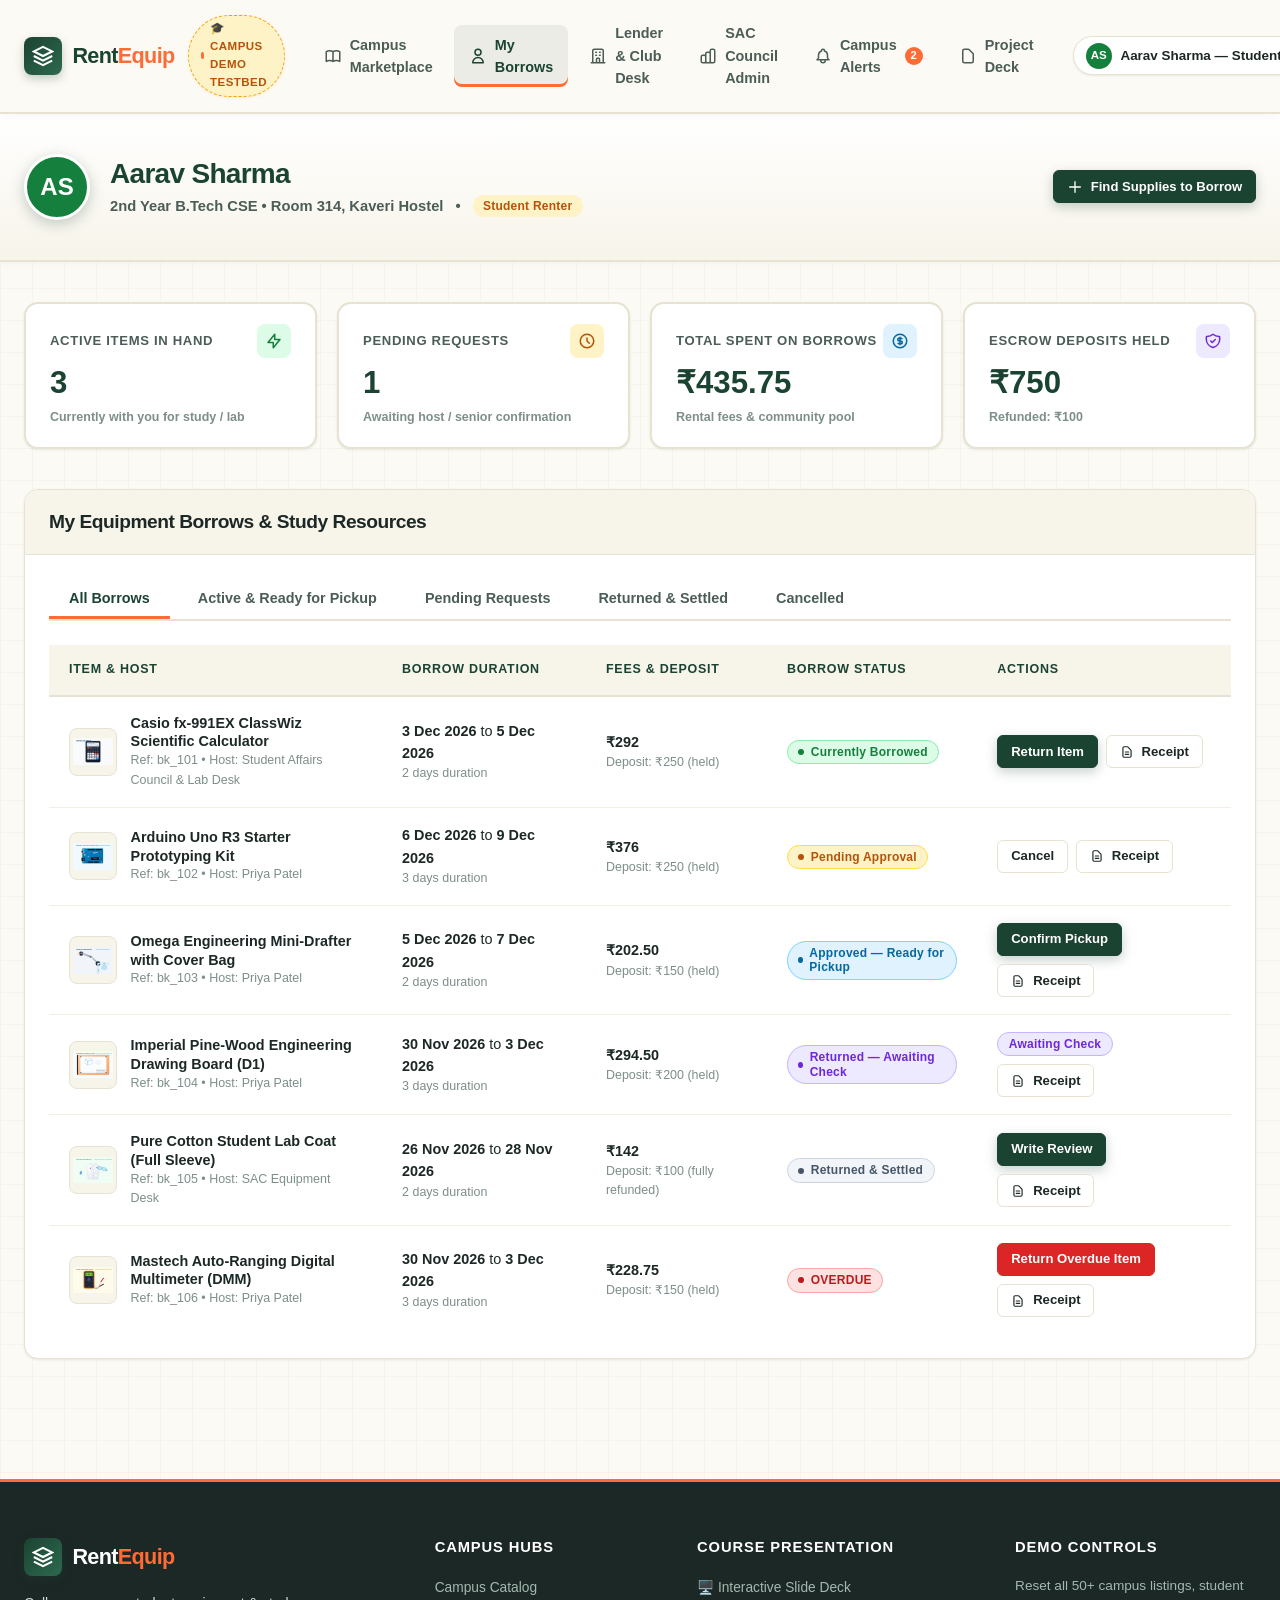
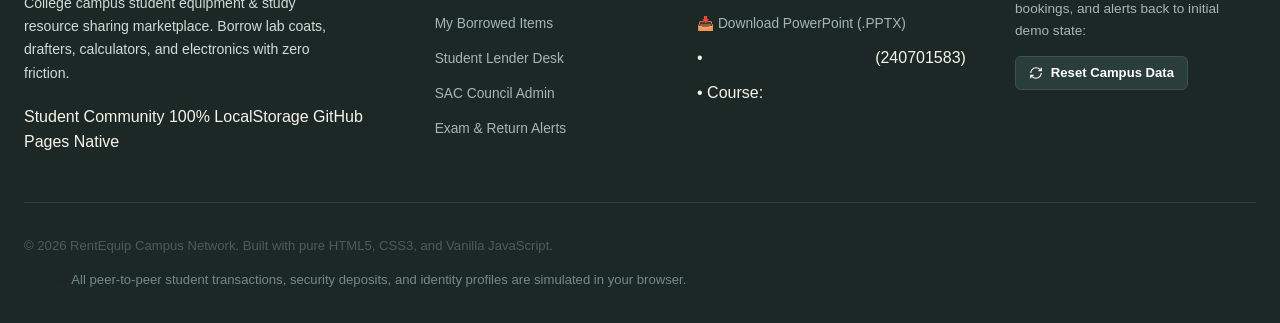
<file: customer.html>
<!DOCTYPE html>
<html lang="en">
<head>
  <meta charset="UTF-8">
  <meta name="viewport" content="width=device-width, initial-scale=1.0">
  <meta name="description" content="RentEquip - Student Customer Portal: track borrowed supplies, confirm pickups, initiate return handovers, and submit peer feedback.">
  <title>Student Borrow Portal — RentEquip</title>
  
  <!-- CSS Stylesheets -->
  <link rel="stylesheet" href="css/base.css">
  <link rel="stylesheet" href="css/components.css">
  <link rel="stylesheet" href="css/marketplace.css">
  <link rel="stylesheet" href="css/dashboard.css">
</head>
<body>
  <div class="site-wrapper">
    <!-- Shared Top Navigation Header -->
    <header class="main-header" id="main-header"></header>

    <main class="main-content" id="main-content">
      <!-- Student Profile Header Banner -->
      <section class="dashboard-header-banner">
        <div class="container">
          <div id="role-warning-banner" style="display: none; background: #fef3c7; border: 1.5px solid #fde047; padding: 0.85rem 1.25rem; border-radius: var(--radius-sm); margin-bottom: 1.5rem; font-size: 0.9rem; color: #92400e;"></div>

          <div class="dashboard-header-flex">
            <div class="dashboard-user-profile">
              <div class="user-avatar-large" id="customer-user-avatar">AS</div>
              <div>
                <h1 class="dashboard-title" id="customer-user-name">Aarav Sharma</h1>
                <div class="dashboard-subtitle">
                  <span id="customer-user-company">2nd Year B.Tech CSE • Room 314, Kaveri Hostel</span>
                  <span>•</span>
                  <span class="badge badge-customer">Student Renter</span>
                </div>
              </div>
            </div>

            <div class="dashboard-header-actions">
              <a href="index.html" class="btn btn-primary btn-sm">
                <svg width="16" height="16" fill="none" stroke="currentColor" stroke-width="2" viewBox="0 0 24 24">
                  <path stroke-linecap="round" stroke-linejoin="round" d="M12 4v16m8-8H4"/>
                </svg>
                Find Supplies to Borrow
              </a>
            </div>
          </div>
        </div>
      </section>

      <div class="container">
        <!-- Student KPI Metrics Grid -->
        <div class="stats-grid">
          <div class="stat-card">
            <div class="stat-card-header">
              <span class="stat-label">Active Items In Hand</span>
              <div class="stat-icon" style="background: #dcfce7; color: #15803d;">
                <svg width="18" height="18" fill="none" stroke="currentColor" stroke-width="2" viewBox="0 0 24 24">
                  <path stroke-linecap="round" stroke-linejoin="round" d="M13 10V3L4 14h7v7l9-11h-7z"/>
                </svg>
              </div>
            </div>
            <div class="stat-value" id="kpi-active-rentals">0</div>
            <div class="stat-subtext">Currently with you for study / lab</div>
          </div>

          <div class="stat-card">
            <div class="stat-card-header">
              <span class="stat-label">Pending Requests</span>
              <div class="stat-icon" style="background: #fef3c7; color: #b45309;">
                <svg width="18" height="18" fill="none" stroke="currentColor" stroke-width="2" viewBox="0 0 24 24">
                  <path stroke-linecap="round" stroke-linejoin="round" d="M12 8v4l3 3m6-3a9 9 0 11-18 0 9 9 0 0118 0z"/>
                </svg>
              </div>
            </div>
            <div class="stat-value" id="kpi-pending-requests">0</div>
            <div class="stat-subtext">Awaiting host / senior confirmation</div>
          </div>

          <div class="stat-card">
            <div class="stat-card-header">
              <span class="stat-label">Total Spent on Borrows</span>
              <div class="stat-icon" style="background: #e0f2fe; color: #0369a1;">
                <svg width="18" height="18" fill="none" stroke="currentColor" stroke-width="2" viewBox="0 0 24 24">
                  <path stroke-linecap="round" stroke-linejoin="round" d="M12 8c-1.657 0-3 .895-3 2s1.343 2 3 2 3 .895 3 2-1.343 2-3 2m0-8c1.11 0 2.08.402 2.599 1M12 8V7m0 1v8m0 0v1m0-1c-1.11 0-2.08-.402-2.599-1M21 12a9 9 0 11-18 0 9 9 0 0118 0z"/>
                </svg>
              </div>
            </div>
            <div class="stat-value" id="kpi-total-spend">₹0</div>
            <div class="stat-subtext">Rental fees &amp; community pool</div>
          </div>

          <div class="stat-card">
            <div class="stat-card-header">
              <span class="stat-label">Escrow Deposits Held</span>
              <div class="stat-icon" style="background: #ede9fe; color: #6d28d9;">
                <svg width="18" height="18" fill="none" stroke="currentColor" stroke-width="2" viewBox="0 0 24 24">
                  <path stroke-linecap="round" stroke-linejoin="round" d="M9 12l2 2 4-4m5.618-4.016A11.955 11.955 0 0112 2.944a11.955 11.955 0 01-8.618 3.04A12.02 12.02 0 003 9c0 5.591 3.824 10.29 9 11.622 5.176-1.332 9-6.03 9-11.622 0-1.042-.133-2.052-.382-3.016z"/>
                </svg>
              </div>
            </div>
            <div class="stat-value" id="kpi-deposits-held">₹0</div>
            <div class="stat-subtext" id="kpi-deposits-refunded-sub">Refunded: ₹0</div>
          </div>
        </div>

        <!-- Bookings Section -->
        <section class="card" style="margin-bottom: 3.5rem;">
          <div class="card-header">
            <h2 class="card-title">My Equipment Borrows &amp; Study Resources</h2>
          </div>
          <div class="card-body">
            <!-- Filter Tabs -->
            <div class="tab-group" id="booking-tabs" role="tablist">
              <button class="tab-btn active" data-tab="all" role="tab">All Borrows</button>
              <button class="tab-btn" data-tab="active" role="tab">Active &amp; Ready for Pickup</button>
              <button class="tab-btn" data-tab="pending" role="tab">Pending Requests</button>
              <button class="tab-btn" data-tab="completed" role="tab">Returned &amp; Settled</button>
              <button class="tab-btn" data-tab="cancelled" role="tab">Cancelled</button>
            </div>

            <!-- Table -->
            <div class="table-responsive">
              <table class="data-table">
                <thead>
                  <tr>
                    <th>Item &amp; Host</th>
                    <th>Borrow Duration</th>
                    <th>Fees &amp; Deposit</th>
                    <th>Borrow Status</th>
                    <th>Actions</th>
                  </tr>
                </thead>
                <tbody id="bookings-table-body">
                  <!-- Dynamically rendered -->
                </tbody>
              </table>

              <!-- Empty State -->
              <div class="empty-state" id="bookings-empty-state" style="display: none;">
                <svg class="empty-icon" fill="none" stroke="currentColor" stroke-width="1.5" viewBox="0 0 24 24">
                  <path stroke-linecap="round" stroke-linejoin="round" d="M12 6.253v13m0-13C10.832 5.477 9.246 5 7.5 5S4.168 5.477 3 6.253v13C4.168 18.477 5.754 18 7.5 18s3.332.477 4.5 1.253"/>
                </svg>
                <h3 class="empty-title">No items in this tab</h3>
                <p class="empty-desc">Explore the campus catalog to find lab coats, calculators, or technical instruments.</p>
                <a href="index.html" class="btn btn-primary btn-sm">Browse Campus Gear</a>
              </div>
            </div>
          </div>
        </section>
      </div>
    </main>

    <!-- Shared Footer -->
    <footer class="main-footer" id="main-footer"></footer>
  </div>

  <!-- Return Item Modal -->
  <div class="modal" id="return-modal" aria-hidden="true" role="dialog" aria-labelledby="return-modal-title">
    <div class="modal-backdrop"></div>
    <div class="modal-dialog">
      <div class="modal-header">
        <h3 class="modal-title" id="return-modal-title">Return Campus Item</h3>
        <button class="modal-close" onclick="RentEquip.UI.closeModal('return-modal')" aria-label="Close modal">&times;</button>
      </div>
      <form id="return-form">
        <div class="modal-body">
          <div id="return-unit-summary"></div>

          <div class="form-group">
            <label class="form-label" for="return-actual-date">Actual Return Date <span class="required">*</span></label>
            <input type="date" id="return-actual-date" class="form-control" required>
            <div class="form-hint">Enter the date you handed over the item at the campus pickup desk or hostel.</div>
          </div>

          <div class="form-group">
            <label class="form-label" for="return-condition-notes">Return Handover Notes</label>
            <textarea id="return-condition-notes" class="form-textarea" placeholder="Item returned in clean working condition with all cables/accessories..."></textarea>
          </div>
        </div>
        <div class="modal-footer">
          <button type="button" class="btn btn-secondary" onclick="RentEquip.UI.closeModal('return-modal')">Cancel</button>
          <button type="submit" class="btn btn-primary">Confirm Handover to Host</button>
        </div>
      </form>
    </div>
  </div>

  <!-- Write Review Modal (Enabled ONLY for completed rentals) -->
  <div class="modal" id="review-modal" aria-hidden="true" role="dialog" aria-labelledby="review-modal-title">
    <div class="modal-backdrop"></div>
    <div class="modal-dialog">
      <div class="modal-header">
        <h3 class="modal-title" id="review-modal-title">Write Peer Review</h3>
        <button class="modal-close" onclick="RentEquip.UI.closeModal('review-modal')" aria-label="Close modal">&times;</button>
      </div>
      <form id="review-form">
        <input type="hidden" id="review-equipment-id">
        <input type="hidden" id="review-booking-id">
        <input type="hidden" id="review-rating-val" value="5">

        <div class="modal-body">
          <div style="margin-bottom: 1rem;">
            <p style="font-size: 0.9rem; color: var(--color-text-muted);">
              Reviewing: <strong id="review-equipment-title" style="color: var(--color-primary);">Item Name</strong>
            </p>
          </div>

          <div class="form-group">
            <label class="form-label">Item Condition &amp; Host Experience</label>
            <div class="star-rating-select" id="review-star-group">
              <button type="button" class="star-btn" data-val="1">★</button>
              <button type="button" class="star-btn" data-val="2">★</button>
              <button type="button" class="star-btn" data-val="3">★</button>
              <button type="button" class="star-btn" data-val="4">★</button>
              <button type="button" class="star-btn" data-val="5">★</button>
            </div>
            <div id="review-star-desc" style="font-size: 0.82rem; color: var(--color-accent-orange); font-weight: 700;">Mint condition / Excellent!</div>
          </div>

          <div class="form-group">
            <label class="form-label" for="review-comment">Peer Review Note <span class="required">*</span></label>
            <textarea id="review-comment" class="form-textarea" required placeholder="How was the item's condition? Was the host prompt at the pickup location?"></textarea>
          </div>
        </div>
        <div class="modal-footer">
          <button type="button" class="btn btn-secondary" onclick="RentEquip.UI.closeModal('review-modal')">Cancel</button>
          <button type="submit" class="btn btn-primary">Publish Peer Review</button>
        </div>
      </form>
    </div>
  </div>

  <!-- Simulated Receipt Modal in Rupees -->
  <div class="modal" id="receipt-modal" aria-hidden="true" role="dialog" aria-labelledby="receipt-modal-title">
    <div class="modal-backdrop"></div>
    <div class="modal-dialog modal-dialog-lg">
      <div class="modal-header">
        <h3 class="modal-title" id="receipt-modal-title">Campus Borrow Receipt</h3>
        <button class="modal-close" onclick="RentEquip.UI.closeModal('receipt-modal')" aria-label="Close modal">&times;</button>
      </div>
      <div class="modal-body">
        <div id="receipt-modal-content"></div>
      </div>
      <div class="modal-footer">
        <button type="button" class="btn btn-secondary" onclick="RentEquip.UI.closeModal('receipt-modal')">Close</button>
        <button type="button" class="btn btn-outline" onclick="window.print()">Print Receipt</button>
      </div>
    </div>
  </div>

  <!-- Core Scripts -->
  <script src="js/calc.js"></script>
  <script src="js/storage.js"></script>
  <script src="js/auth.js"></script>
  <script src="js/ui.js"></script>
  <script src="js/customer-portal.js"></script>
</body>
</html>
</file>
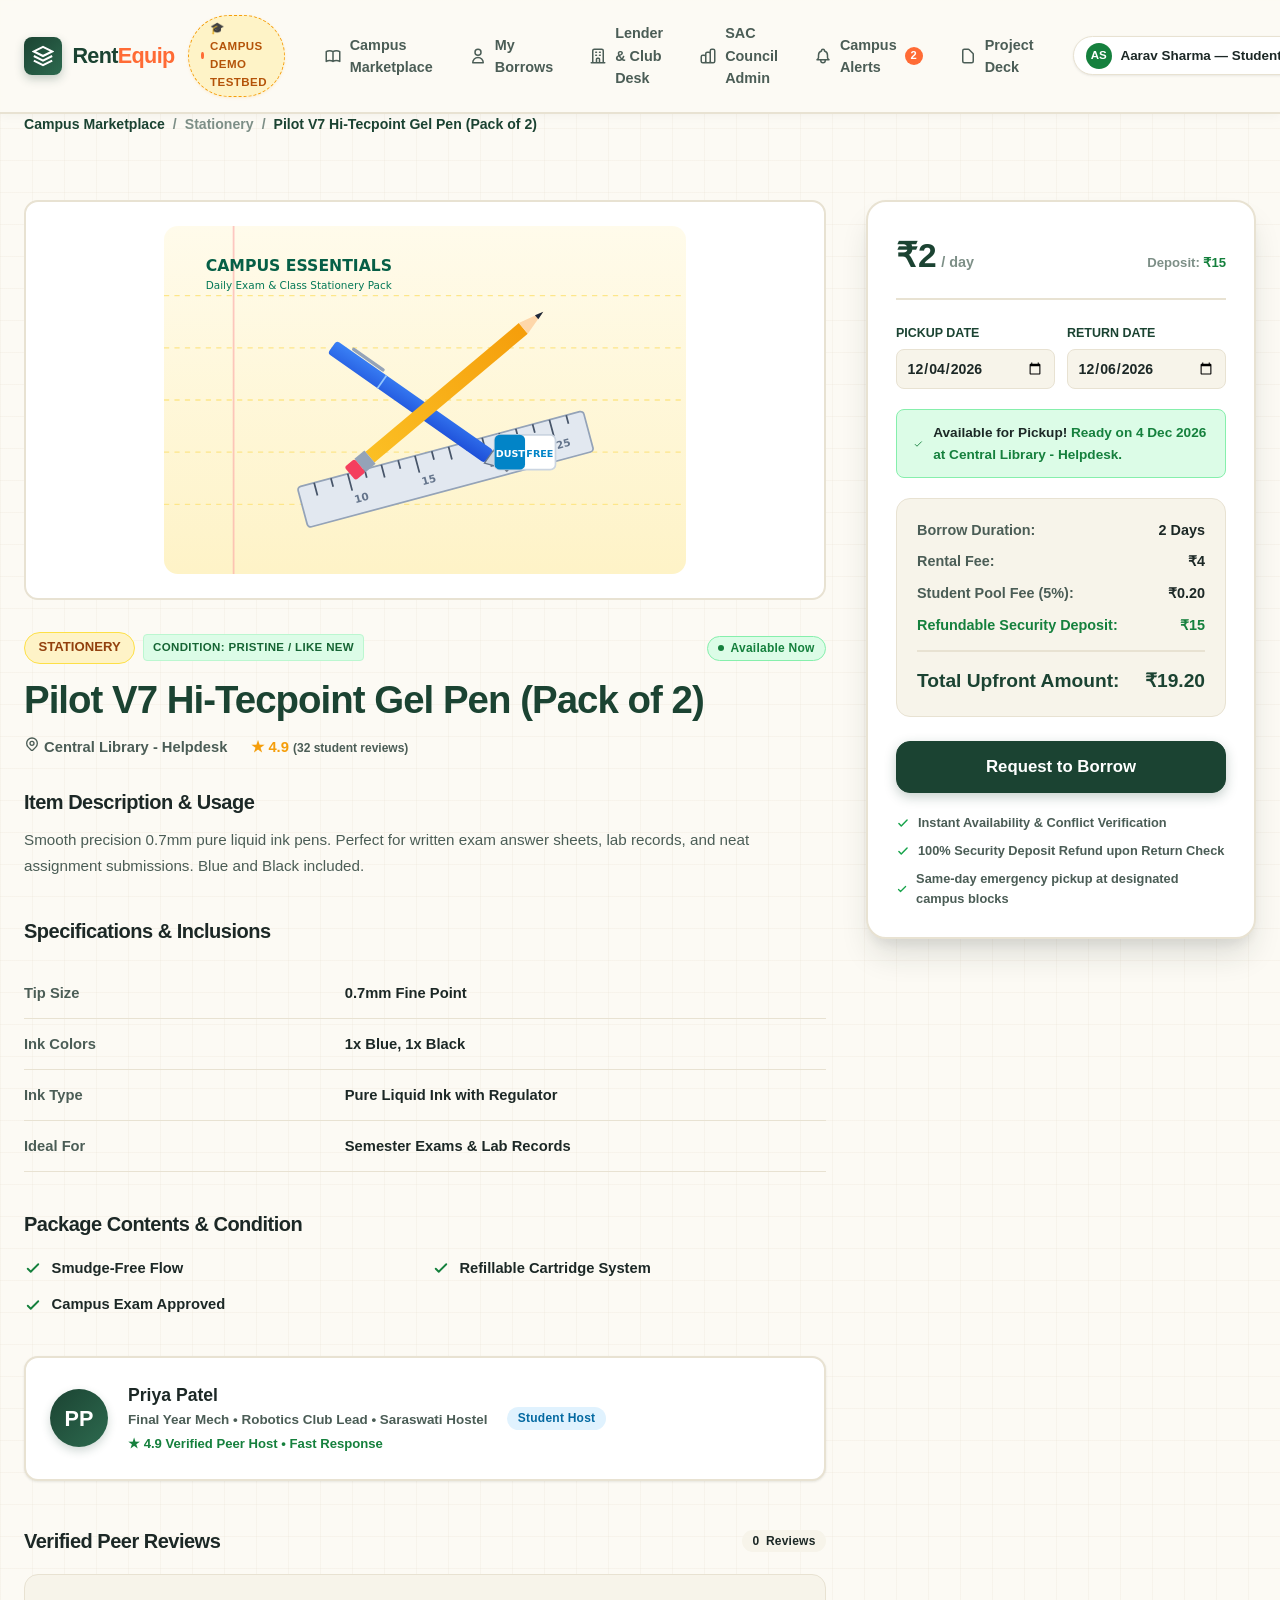
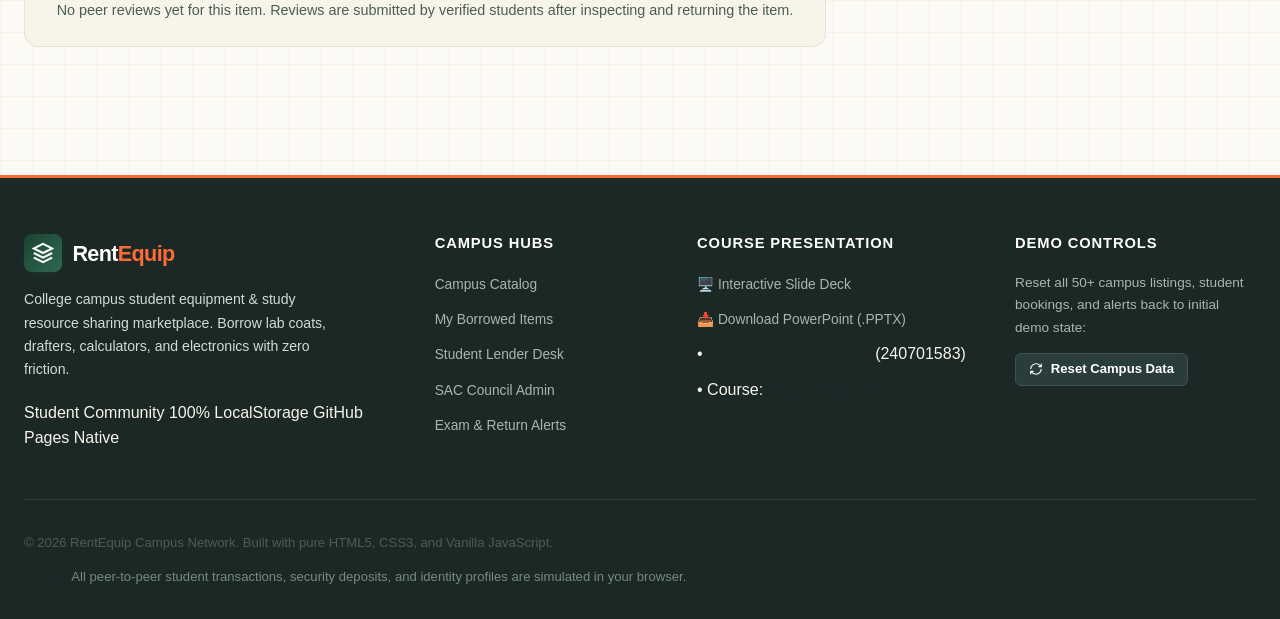
<file: equipment.html>
<!DOCTYPE html>
<html lang="en">
<head>
  <meta charset="UTF-8">
  <meta name="viewport" content="width=device-width, initial-scale=1.0">
  <meta name="description" content="RentEquip - College campus equipment details, condition report, verified peer reviews, and live rental cost calculation.">
  <title>Supply Details &amp; Borrow Quote — RentEquip</title>
  
  <!-- CSS Stylesheets -->
  <link rel="stylesheet" href="css/base.css">
  <link rel="stylesheet" href="css/components.css">
  <link rel="stylesheet" href="css/marketplace.css">
  <link rel="stylesheet" href="css/dashboard.css">
</head>
<body>
  <div class="site-wrapper">
    <!-- Shared Top Navigation Header -->
    <header class="main-header" id="main-header"></header>

    <main class="main-content" id="main-content">
      <div class="container">
        <!-- Breadcrumbs Navigation -->
        <nav class="breadcrumbs" aria-label="Breadcrumb">
          <a href="index.html">Campus Marketplace</a>
          <span>/</span>
          <span id="breadcrumb-category">Category</span>
          <span>/</span>
          <span id="breadcrumb-title" style="color: var(--color-primary); font-weight: 700;">Item Title</span>
        </nav>

        <!-- Two-column Detail Layout -->
        <div class="equipment-detail-layout">
          <!-- Left Column: Specs, Visuals & Reviews -->
          <div class="detail-left-col">
            <!-- Large Media Visual Container -->
            <div class="detail-main-media" id="detail-media"></div>

            <!-- Header Info -->
            <div class="detail-header-block">
              <div style="display: flex; align-items: center; justify-content: space-between; margin-bottom: 0.75rem; flex-wrap: wrap; gap: 0.5rem;">
                <div style="display: flex; align-items: center; gap: 0.5rem;">
                  <span class="detail-category-badge" id="detail-category-badge">Category</span>
                  <span class="condition-tag condition-pristine" id="detail-condition-badge" style="display: none;">Condition</span>
                </div>
                <div id="detail-status-badge"></div>
              </div>

              <h1 class="detail-title" id="detail-title">Loading Item...</h1>

              <div class="detail-meta-row">
                <div class="detail-meta-item">
                  <svg width="16" height="16" fill="none" stroke="currentColor" stroke-width="2" viewBox="0 0 24 24">
                    <path stroke-linecap="round" stroke-linejoin="round" d="M17.657 16.657L13.414 20.9a1.998 1.998 0 01-2.827 0l-4.244-4.243a8 8 0 1111.314 0z"/>
                    <path stroke-linecap="round" stroke-linejoin="round" d="M15 11a3 3 0 11-6 0 3 3 0 016 0z"/>
                  </svg>
                  <span id="detail-location">Campus Pickup Point</span>
                </div>
                <div class="detail-meta-item rating-stars" id="detail-rating">
                  ★ 5.0 (0 reviews)
                </div>
              </div>
            </div>

            <!-- Lab Safety / Special Instruction Notice -->
            <div id="detail-license-notice" style="display: none; background-color: #fef3c7; border: 1.5px solid #fde047; border-radius: var(--radius-sm); padding: 0.85rem 1.25rem; margin-bottom: 1.75rem; align-items: center; gap: 0.75rem;">
              <svg width="22" height="22" fill="none" stroke="#d97706" stroke-width="2" viewBox="0 0 24 24" style="flex-shrink: 0;">
                <path stroke-linecap="round" stroke-linejoin="round" d="M12 9v2m0 4h.01m-6.938 4h13.856c1.54 0 2.502-1.667 1.732-3L13.732 4c-.77-1.333-2.694-1.333-3.464 0L3.34 16c-.77 1.333.192 3 1.732 3z"/>
              </svg>
              <div style="font-size: 0.85rem; color: #92400e; font-weight: 600;">
                <strong>Lab Safety Note:</strong> Handle with standard academic lab precautions. Return clean and functional to avoid deductions.
              </div>
            </div>

            <!-- Description -->
            <div style="margin-bottom: 2.5rem;">
              <h2 style="font-size: 1.25rem; margin-bottom: 0.75rem;">Item Description &amp; Usage</h2>
              <p id="detail-description" style="font-size: 0.95rem; line-height: 1.7; color: var(--color-text-muted);"></p>
            </div>

            <!-- Technical Specifications -->
            <div style="margin-bottom: 2.5rem;">
              <h2 style="font-size: 1.25rem; margin-bottom: 0.5rem;">Specifications &amp; Inclusions</h2>
              <table class="detail-specs-table">
                <tbody id="detail-specs-body">
                  <!-- Dynamically rendered -->
                </tbody>
              </table>
            </div>

            <!-- Included Features Checklist -->
            <div style="margin-bottom: 2.5rem;">
              <h2 style="font-size: 1.25rem; margin-bottom: 0.75rem;">Package Contents &amp; Condition</h2>
              <div class="features-list" id="detail-features-list">
                <!-- Dynamically rendered -->
              </div>
            </div>

            <!-- Student Host / Club Trust Card -->
            <div class="owner-trust-card">
              <div class="owner-trust-avatar" id="owner-avatar">PP</div>
              <div class="owner-trust-info">
                <div class="owner-trust-name" id="owner-name">Priya Patel</div>
                <div class="owner-trust-role" id="owner-company">Robotics Club Lead • Saraswati Hostel</div>
                <div style="font-size: 0.82rem; color: var(--color-success); font-weight: 700;" id="owner-rating">★ 4.9 Verified Host • Responds in 15 mins</div>
              </div>
              <span class="badge badge-owner">Student Host</span>
            </div>

            <!-- Verified Student Reviews Section -->
            <div style="margin-top: 3rem;">
              <div style="display: flex; align-items: center; justify-content: space-between; margin-bottom: 1.25rem;">
                <h2 style="font-size: 1.25rem;">Verified Peer Reviews</h2>
                <span class="badge badge-default" style="background: var(--color-surface-raised);">
                  <span id="reviews-count-badge">0</span> Reviews
                </span>
              </div>
              <div id="reviews-container">
                <!-- Dynamically rendered -->
              </div>
            </div>
          </div>

          <!-- Right Column: Interactive Sticky Calculator -->
          <div class="detail-right-col">
            <div class="calculator-sticky-wrapper">
              <div class="calculator-card" id="calculator-card">
                <!-- Pricing Header in Rupees -->
                <div class="calc-rate-header">
                  <div>
                    <span class="calc-daily-price" id="calc-display-rate">₹0</span>
                    <span class="calc-daily-label">/ day</span>
                  </div>
                  <div style="text-align: right; font-size: 0.82rem; color: var(--color-text-dim); font-weight: 700;">
                    Deposit: <strong id="calc-display-deposit" style="color: var(--color-success);">₹0</strong>
                  </div>
                </div>

                <!-- Date Range Selection -->
                <div class="calc-dates-grid">
                  <div class="calc-date-field">
                    <label for="calc-start-date">Pickup Date</label>
                    <input type="date" id="calc-start-date" class="calc-date-input" aria-label="Rental start pickup date">
                  </div>
                  <div class="calc-date-field">
                    <label for="calc-end-date">Return Date</label>
                    <input type="date" id="calc-end-date" class="calc-date-input" aria-label="Rental end return date">
                  </div>
                </div>

                <!-- Live Availability Alert -->
                <div id="calc-availability-alert" class="calc-availability-alert alert-available" style="display: none;"></div>

                <!-- Live Price Breakdown in Rupees -->
                <div class="calc-breakdown-box">
                  <div class="calc-breakdown-row">
                    <span>Borrow Duration:</span>
                    <strong id="calc-val-days">0 Days</strong>
                  </div>
                  <div class="calc-breakdown-row">
                    <span>Rental Fee:</span>
                    <strong id="calc-val-fee">₹0</strong>
                  </div>
                  <div class="calc-breakdown-row">
                    <span>Student Pool Fee (5%):</span>
                    <strong id="calc-val-service">₹0</strong>
                  </div>
                  <div class="calc-breakdown-row">
                    <span style="color: var(--color-success);">Refundable Security Deposit:</span>
                    <strong id="calc-val-deposit" style="color: var(--color-success);">₹0</strong>
                  </div>
                  <div class="calc-breakdown-row total-row">
                    <span>Total Upfront Amount:</span>
                    <span class="calc-val" id="calc-val-total">₹0</span>
                  </div>
                </div>

                <!-- Action Button -->
                <button type="button" class="btn btn-primary btn-block btn-lg" id="btn-request-booking">
                  Request to Borrow
                </button>

                <!-- Student Trust Points -->
                <div class="calculator-trust-notes">
                  <div class="trust-note-item">
                    <svg width="14" height="14" fill="none" stroke="#16a34a" stroke-width="2.5" viewBox="0 0 24 24">
                      <path stroke-linecap="round" stroke-linejoin="round" d="M5 13l4 4L19 7"/>
                    </svg>
                    <span>Instant Availability &amp; Conflict Verification</span>
                  </div>
                  <div class="trust-note-item">
                    <svg width="14" height="14" fill="none" stroke="#16a34a" stroke-width="2.5" viewBox="0 0 24 24">
                      <path stroke-linecap="round" stroke-linejoin="round" d="M5 13l4 4L19 7"/>
                    </svg>
                    <span>100% Security Deposit Refund upon Return Check</span>
                  </div>
                  <div class="trust-note-item">
                    <svg width="14" height="14" fill="none" stroke="#16a34a" stroke-width="2.5" viewBox="0 0 24 24">
                      <path stroke-linecap="round" stroke-linejoin="round" d="M5 13l4 4L19 7"/>
                    </svg>
                    <span>Same-day emergency pickup at designated campus blocks</span>
                  </div>
                </div>
              </div>
            </div>
          </div>
        </div>
      </div>
    </main>

    <!-- Shared Footer -->
    <footer class="main-footer" id="main-footer"></footer>
  </div>

  <!-- Simulated Campus Checkout Modal -->
  <div class="modal" id="checkout-modal" aria-hidden="true" role="dialog" aria-labelledby="checkout-modal-title">
    <div class="modal-backdrop"></div>
    <div class="modal-dialog modal-dialog-lg">
      <div class="modal-header">
        <h3 class="modal-title" id="checkout-modal-title">Confirm Campus Borrow Request</h3>
        <button class="modal-close" onclick="RentEquip.UI.closeModal('checkout-modal')" aria-label="Close modal">&times;</button>
      </div>
      <form id="checkout-form">
        <div class="modal-body">
          <div id="checkout-rental-summary"></div>

          <div style="background-color: #fef3c7; border: 1.5px dashed #f59e0b; border-radius: var(--radius-sm); padding: 0.75rem 1rem; margin-bottom: 1.25rem; font-size: 0.82rem; color: #92400e; font-weight: 600;">
            🎓 <strong>Simulated Campus Exchange:</strong> No real money is transferred. Your simulated UPI payment and security deposit will be recorded in LocalStorage.
          </div>

          <div style="display: grid; grid-template-columns: 1fr 1fr; gap: 1rem;">
            <div class="form-group">
              <label class="form-label" for="checkout-customer-name">Student Name</label>
              <input type="text" id="checkout-customer-name" class="form-control" readonly>
            </div>
            <div class="form-group">
              <label class="form-label" for="checkout-customer-email">Student Email / Roll ID</label>
              <input type="email" id="checkout-customer-email" class="form-control" readonly>
            </div>
          </div>

          <div class="form-group">
            <label class="form-label" for="checkout-payment-method">Simulated Payment Mode <span class="required">*</span></label>
            <select id="checkout-payment-method" class="form-select">
              <option value="Simulated UPI • GPay">Simulated UPI • Google Pay</option>
              <option value="Simulated UPI • PhonePe">Simulated UPI • PhonePe</option>
              <option value="Simulated Paytm Wallet">Simulated Paytm Wallet</option>
              <option value="Hostel Room Cash Handover">Hostel Room Cash Handover</option>
            </select>
          </div>

          <div class="form-group">
            <label class="form-label" for="checkout-notes">Handover Note / Meeting Spot (Optional)</label>
            <textarea id="checkout-notes" class="form-textarea" placeholder="e.g. Will pick up after 4:00 PM outside Library or outside Room 314..."></textarea>
          </div>
        </div>

        <div class="modal-footer">
          <button type="button" class="btn btn-secondary" onclick="RentEquip.UI.closeModal('checkout-modal')">Cancel</button>
          <button type="submit" class="btn btn-primary">
            Confirm &amp; Send Request to Host
          </button>
        </div>
      </form>
    </div>
  </div>

  <!-- Core Scripts -->
  <script src="js/calc.js"></script>
  <script src="js/storage.js"></script>
  <script src="js/auth.js"></script>
  <script src="js/ui.js"></script>
  <script src="js/equipment-detail.js"></script>
</body>
</html>
</file>
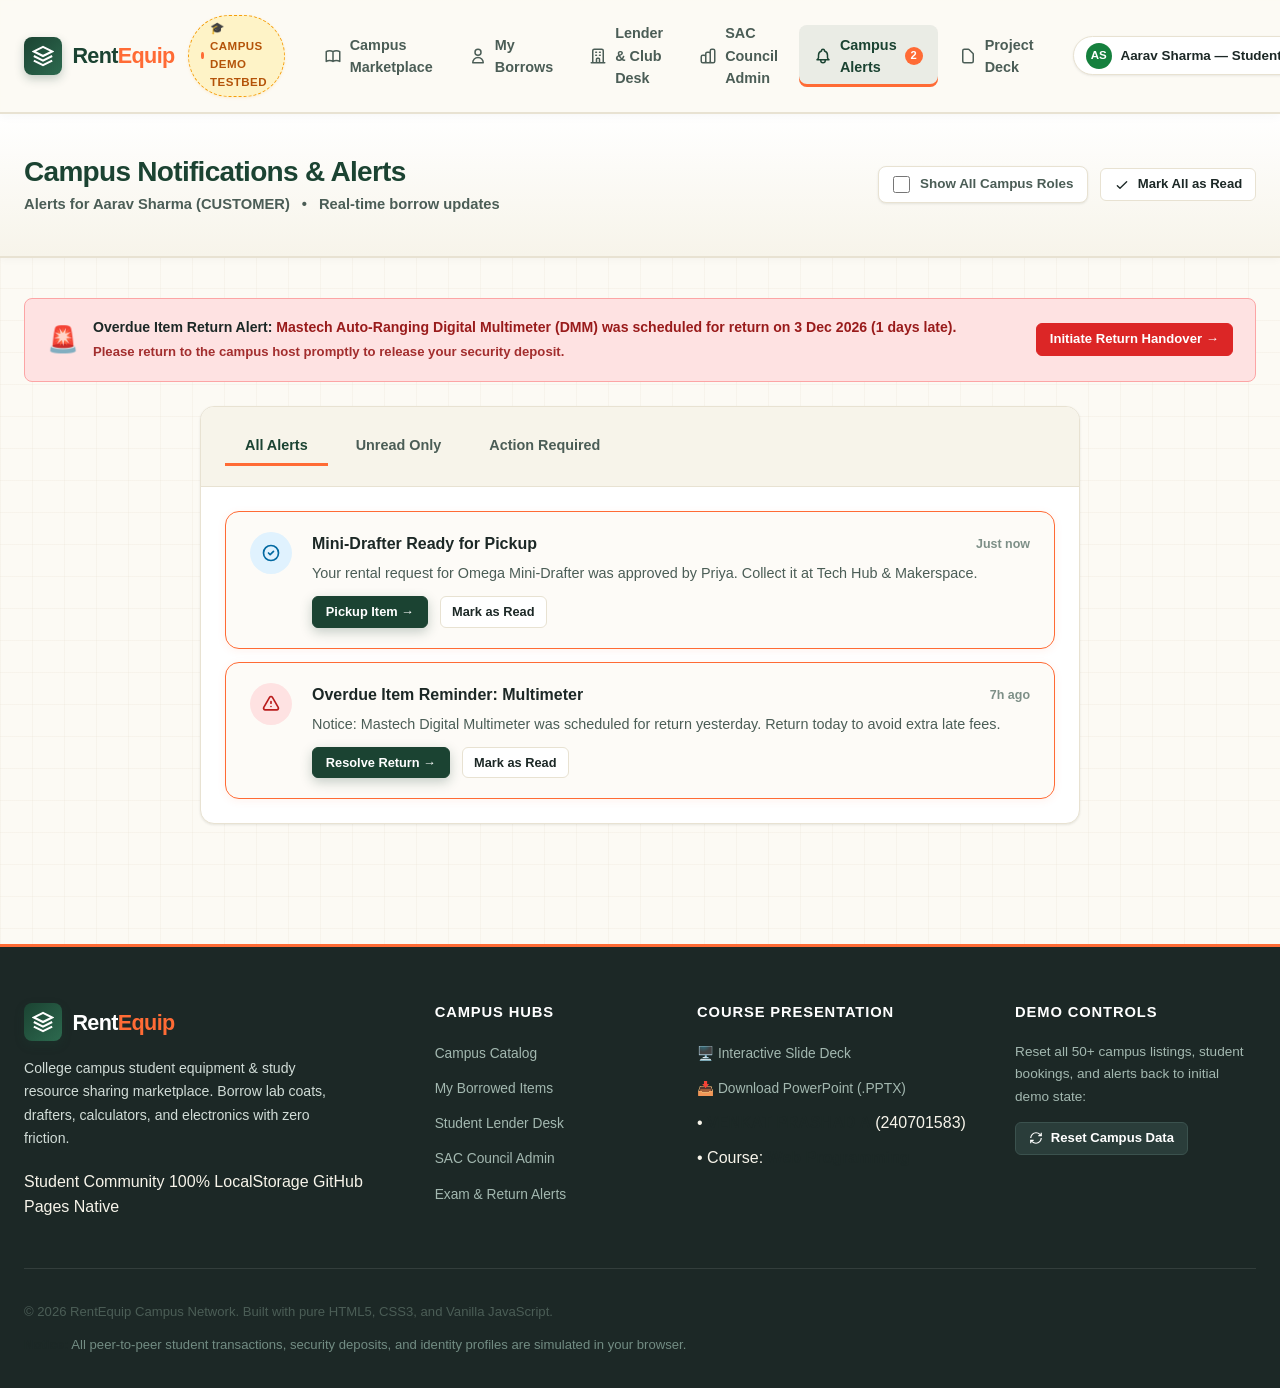
<file: notifications.html>
<!DOCTYPE html>
<html lang="en">
<head>
  <meta charset="UTF-8">
  <meta name="viewport" content="width=device-width, initial-scale=1.0">
  <meta name="description" content="RentEquip - Campus Notification Center: borrow approvals, equipment pickup alerts, exam return reminders, and security deposit refunds.">
  <title>Campus Alerts &amp; Notifications — RentEquip</title>
  
  <!-- CSS Stylesheets -->
  <link rel="stylesheet" href="css/base.css">
  <link rel="stylesheet" href="css/components.css">
  <link rel="stylesheet" href="css/marketplace.css">
  <link rel="stylesheet" href="css/dashboard.css">
</head>
<body>
  <div class="site-wrapper">
    <!-- Shared Top Navigation Header -->
    <header class="main-header" id="main-header"></header>

    <main class="main-content" id="main-content">
      <!-- Alerts Header Banner -->
      <section class="dashboard-header-banner">
        <div class="container">
          <div class="dashboard-header-flex">
            <div>
              <h1 class="dashboard-title">Campus Notifications &amp; Alerts</h1>
              <div class="dashboard-subtitle">
                <span id="notif-scope-user-label">Alerts for Active Student</span>
                <span>•</span>
                <span>Real-time borrow updates</span>
              </div>
            </div>

            <div class="dashboard-header-actions">
              <label class="filter-checkbox-label" style="margin-bottom: 0; background: #ffffff; padding: 0.45rem 0.85rem; border-radius: var(--radius-sm); border: 1.5px solid var(--color-border); box-shadow: var(--shadow-sm);">
                <input type="checkbox" id="notif-scope-toggle" class="filter-checkbox">
                <span style="font-size: 0.84rem; font-weight: 700;">Show All Campus Roles</span>
              </label>

              <button class="btn btn-outline btn-sm" id="btn-mark-all-read">
                <svg width="16" height="16" fill="none" stroke="currentColor" stroke-width="2" viewBox="0 0 24 24">
                  <path stroke-linecap="round" stroke-linejoin="round" d="M5 13l4 4L19 7"/>
                </svg>
                Mark All as Read
              </button>
            </div>
          </div>
        </div>
      </section>

      <div class="container">
        <!-- High Priority Overdue Banner -->
        <div id="notif-overdue-banner" style="display: none; margin-bottom: 1.5rem;"></div>

        <!-- Notification List Card -->
        <div class="card" style="max-width: 880px; margin: 0 auto 3.5rem;">
          <div class="card-header">
            <div class="tab-group" id="notif-filter-tabs" style="margin-bottom: 0; border-bottom: none;">
              <button class="tab-btn active" data-filter="all">All Alerts</button>
              <button class="tab-btn" data-filter="unread">Unread Only</button>
              <button class="tab-btn" data-filter="actions">Action Required</button>
            </div>
          </div>

          <div class="card-body">
            <!-- Feed Container -->
            <div class="notifications-list" id="notifications-list-container">
              <!-- Dynamically rendered -->
            </div>

            <!-- Empty State -->
            <div class="empty-state" id="notif-empty-state" style="display: none;">
              <svg class="empty-icon" fill="none" stroke="currentColor" stroke-width="1.5" viewBox="0 0 24 24">
                <path stroke-linecap="round" stroke-linejoin="round" d="M15 17h5l-1.405-1.405A2.032 2.032 0 0118 14.158V11a6.002 6.002 0 00-4-5.659V5a2 2 0 10-4 0v.341C7.67 6.165 6 8.388 6 11v3.159c0 .538-.214 1.055-.595 1.436L4 17h5m6 0v1a3 3 0 11-6 0v-1m6 0H9"/>
              </svg>
              <h3 class="empty-title">All Caught Up!</h3>
              <p class="empty-desc">No notifications matching the selected filter. As borrow requests are sent, approved, or returned, alerts will appear here.</p>
            </div>
          </div>
        </div>
      </div>
    </main>

    <!-- Shared Footer -->
    <footer class="main-footer" id="main-footer"></footer>
  </div>

  <!-- Core Scripts -->
  <script src="js/calc.js"></script>
  <script src="js/storage.js"></script>
  <script src="js/auth.js"></script>
  <script src="js/ui.js"></script>
  <script src="js/notifications-page.js"></script>
</body>
</html>
</file>
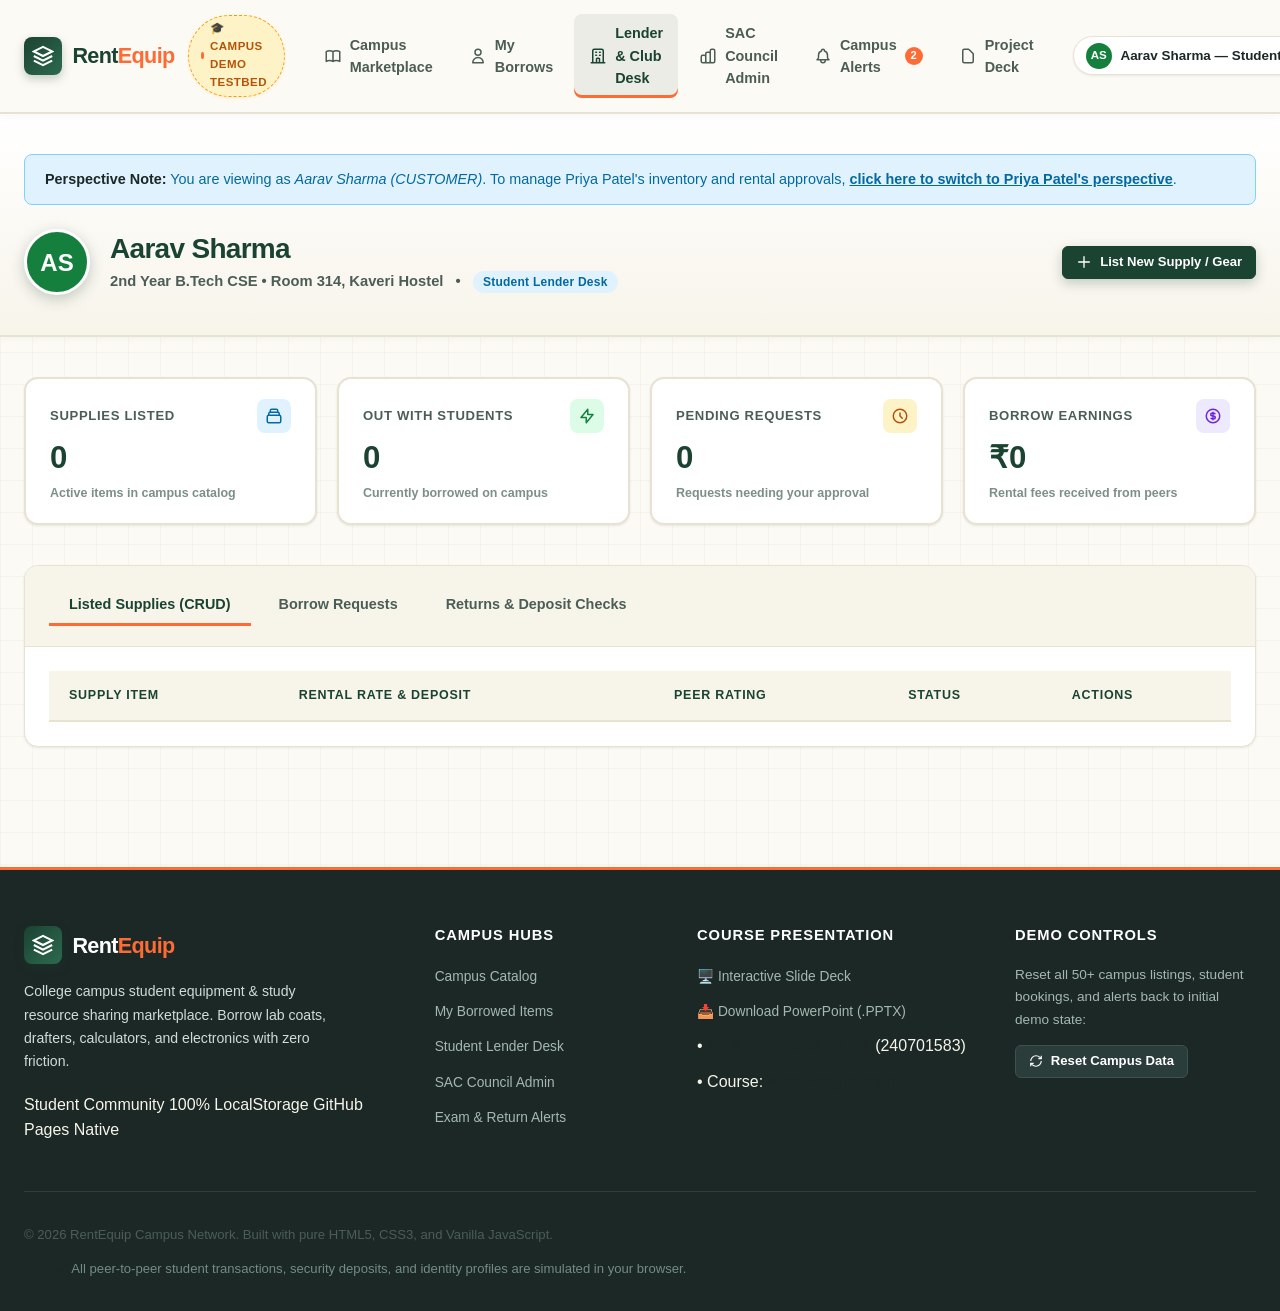
<file: owner.html>
<!DOCTYPE html>
<html lang="en">
<head>
  <meta charset="UTF-8">
  <meta name="viewport" content="width=device-width, initial-scale=1.0">
  <meta name="description" content="RentEquip - Student Lender & Club Host Portal: manage listed academic supplies, approve borrow requests, check returned items, and refund deposits.">
  <title>Student Lender &amp; Club Portal — RentEquip</title>
  
  <!-- CSS Stylesheets -->
  <link rel="stylesheet" href="css/base.css">
  <link rel="stylesheet" href="css/components.css">
  <link rel="stylesheet" href="css/marketplace.css">
  <link rel="stylesheet" href="css/dashboard.css">
</head>
<body>
  <div class="site-wrapper">
    <!-- Shared Top Navigation Header -->
    <header class="main-header" id="main-header"></header>

    <main class="main-content" id="main-content">
      <!-- Lender Perspective Banner -->
      <section class="dashboard-header-banner">
        <div class="container">
          <div id="owner-role-warning-banner" style="display: none; background: #e0f2fe; border: 1.5px solid #7dd3fc; padding: 0.85rem 1.25rem; border-radius: var(--radius-sm); margin-bottom: 1.5rem; font-size: 0.9rem; color: #0369a1;"></div>

          <div class="dashboard-header-flex">
            <div class="dashboard-user-profile">
              <div class="user-avatar-large" id="owner-user-avatar">PP</div>
              <div>
                <h1 class="dashboard-title" id="owner-user-name">Priya Patel</h1>
                <div class="dashboard-subtitle">
                  <span id="owner-user-company">Final Year Mech • Robotics Club Lead • Saraswati Hostel</span>
                  <span>•</span>
                  <span class="badge badge-owner">Student Lender Desk</span>
                </div>
              </div>
            </div>

            <div class="dashboard-header-actions">
              <button class="btn btn-primary btn-sm" id="btn-add-equipment">
                <svg width="16" height="16" fill="none" stroke="currentColor" stroke-width="2" viewBox="0 0 24 24">
                  <path stroke-linecap="round" stroke-linejoin="round" d="M12 4v16m8-8H4"/>
                </svg>
                List New Supply / Gear
              </button>
            </div>
          </div>
        </div>
      </section>

      <div class="container">
        <!-- KPI Metrics Grid -->
        <div class="stats-grid">
          <div class="stat-card">
            <div class="stat-card-header">
              <span class="stat-label">Supplies Listed</span>
              <div class="stat-icon" style="background: #e0f2fe; color: #0369a1;">
                <svg width="18" height="18" fill="none" stroke="currentColor" stroke-width="2" viewBox="0 0 24 24">
                  <path stroke-linecap="round" stroke-linejoin="round" d="M19 11H5m14 0a2 2 0 012 2v6a2 2 0 01-2 2H5a2 2 0 01-2-2v-6a2 2 0 012-2m14 0V9a2 2 0 00-2-2M5 11V9a2 2 0 012-2m0 0V5a2 2 0 012-2h6a2 2 0 012 2v2M7 7h10"/>
                </svg>
              </div>
            </div>
            <div class="stat-value" id="kpi-owner-units">0</div>
            <div class="stat-subtext">Active items in campus catalog</div>
          </div>

          <div class="stat-card">
            <div class="stat-card-header">
              <span class="stat-label">Out with Students</span>
              <div class="stat-icon" style="background: #dcfce7; color: #15803d;">
                <svg width="18" height="18" fill="none" stroke="currentColor" stroke-width="2" viewBox="0 0 24 24">
                  <path stroke-linecap="round" stroke-linejoin="round" d="M13 10V3L4 14h7v7l9-11h-7z"/>
                </svg>
              </div>
            </div>
            <div class="stat-value" id="kpi-owner-active">0</div>
            <div class="stat-subtext">Currently borrowed on campus</div>
          </div>

          <div class="stat-card">
            <div class="stat-card-header">
              <span class="stat-label">Pending Requests</span>
              <div class="stat-icon" style="background: #fef3c7; color: #b45309;">
                <svg width="18" height="18" fill="none" stroke="currentColor" stroke-width="2" viewBox="0 0 24 24">
                  <path stroke-linecap="round" stroke-linejoin="round" d="M12 8v4l3 3m6-3a9 9 0 11-18 0 9 9 0 0118 0z"/>
                </svg>
              </div>
            </div>
            <div class="stat-value" id="kpi-owner-pending">0</div>
            <div class="stat-subtext">Requests needing your approval</div>
          </div>

          <div class="stat-card">
            <div class="stat-card-header">
              <span class="stat-label">Borrow Earnings</span>
              <div class="stat-icon" style="background: #ede9fe; color: #6d28d9;">
                <svg width="18" height="18" fill="none" stroke="currentColor" stroke-width="2" viewBox="0 0 24 24">
                  <path stroke-linecap="round" stroke-linejoin="round" d="M12 8c-1.657 0-3 .895-3 2s1.343 2 3 2 3 .895 3 2-1.343 2-3 2m0-8c1.11 0 2.08.402 2.599 1M12 8V7m0 1v8m0 0v1m0-1c-1.11 0-2.08-.402-2.599-1M21 12a9 9 0 11-18 0 9 9 0 0118 0z"/>
                </svg>
              </div>
            </div>
            <div class="stat-value" id="kpi-owner-earnings">₹0</div>
            <div class="stat-subtext">Rental fees received from peers</div>
          </div>
        </div>

        <!-- Main Lender Content Card -->
        <div class="card" style="margin-bottom: 3.5rem;">
          <div class="card-header">
            <div class="tab-group" id="owner-tabs" style="margin-bottom: 0; border-bottom: none;">
              <button class="tab-btn active" data-tab="inventory">Listed Supplies (CRUD)</button>
              <button class="tab-btn" data-tab="bookings">Borrow Requests</button>
              <button class="tab-btn" data-tab="inspections">
                Returns &amp; Deposit Checks 
                <span class="nav-badge" id="tab-inspection-badge" style="display: none; margin-left: 0.35rem;">0</span>
              </button>
            </div>
          </div>

          <div class="card-body">
            <!-- PANEL 1: INVENTORY CRUD -->
            <div id="panel-inventory">
              <div class="table-responsive">
                <table class="data-table">
                  <thead>
                    <tr>
                      <th>Supply Item</th>
                      <th>Rental Rate &amp; Deposit</th>
                      <th>Peer Rating</th>
                      <th>Status</th>
                      <th>Actions</th>
                    </tr>
                  </thead>
                  <tbody id="inventory-table-body">
                    <!-- Dynamically rendered -->
                  </tbody>
                </table>
              </div>
            </div>

            <!-- PANEL 2: BOOKING REQUESTS -->
            <div id="panel-bookings" style="display: none;">
              <div class="table-responsive">
                <table class="data-table">
                  <thead>
                    <tr>
                      <th>Requested Item</th>
                      <th>Student Renter</th>
                      <th>Borrow Period</th>
                      <th>Status</th>
                      <th>Host Actions</th>
                    </tr>
                  </thead>
                  <tbody id="owner-bookings-tbody">
                    <!-- Dynamically rendered -->
                  </tbody>
                </table>
              </div>
            </div>

            <!-- PANEL 3: RETURNS & INSPECTION -->
            <div id="panel-inspections" style="display: none;">
              <div class="table-responsive">
                <table class="data-table">
                  <thead>
                    <tr>
                      <th>Returned Supply</th>
                      <th>Handover Date</th>
                      <th>Security Deposit</th>
                      <th>Return Status</th>
                      <th>Actions</th>
                    </tr>
                  </thead>
                  <tbody id="inspections-tbody">
                    <!-- Dynamically rendered -->
                  </tbody>
                </table>

                <div class="empty-state" id="inspections-empty-state" style="display: none;">
                  <svg class="empty-icon" fill="none" stroke="currentColor" stroke-width="1.5" viewBox="0 0 24 24">
                    <path stroke-linecap="round" stroke-linejoin="round" d="M9 12l2 2 4-4m6 2a9 9 0 11-18 0 9 9 0 0118 0z"/>
                  </svg>
                  <h3 class="empty-title">All Returns Checked</h3>
                  <p class="empty-desc">No items currently waiting for return check. When a student hands back an item, it will show up here to inspect condition and release deposit refund.</p>
                </div>
              </div>
            </div>
          </div>
        </div>
      </div>
    </main>

    <!-- Shared Footer -->
    <footer class="main-footer" id="main-footer"></footer>
  </div>

  <!-- Item CRUD Modal (Add / Edit) -->
  <div class="modal" id="equipment-modal" aria-hidden="true" role="dialog" aria-labelledby="equipment-modal-title">
    <div class="modal-backdrop"></div>
    <div class="modal-dialog modal-dialog-lg">
      <div class="modal-header">
        <h3 class="modal-title" id="equipment-modal-title">List Campus Supply</h3>
        <button class="modal-close" onclick="RentEquip.UI.closeModal('equipment-modal')" aria-label="Close modal">&times;</button>
      </div>
      <form id="equipment-form">
        <div class="modal-body">
          <div class="form-group">
            <label class="form-label" for="eq-field-title">Item Name <span class="required">*</span></label>
            <input type="text" id="eq-field-title" class="form-control" required placeholder="e.g. Casio fx-991EX Calculator, Mini-Drafter, Lab Coat...">
          </div>

          <div style="display: grid; grid-template-columns: 1fr 1fr; gap: 1rem;">
            <div class="form-group">
              <label class="form-label" for="eq-field-category">Category <span class="required">*</span></label>
              <select id="eq-field-category" class="form-select">
                <option value="Stationery">Stationery &amp; Writing</option>
                <option value="Engineering Drawing">Engineering Drawing</option>
                <option value="Lab Essentials">Lab Essentials &amp; Electronics</option>
                <option value="Academic Resources">Academic Resources</option>
                <option value="Electronics & Computing">Electronics &amp; Computing</option>
                <option value="Art & Design">Fine Arts &amp; Design</option>
                <option value="Projects & Presentations">Projects &amp; Presentations</option>
                <option value="Sports & Recreation">Sports &amp; Recreation</option>
                <option value="Campus Events">Campus Events &amp; Culturals</option>
                <option value="Everyday Essentials">Everyday Student Essentials</option>
              </select>
            </div>

            <div class="form-group">
              <label class="form-label" for="eq-field-location">Pickup Point <span class="required">*</span></label>
              <input type="text" id="eq-field-location" class="form-control" required value="Kaveri Boys Hostel - Common Room">
            </div>
          </div>

          <div style="display: grid; grid-template-columns: 1fr 1fr 1fr; gap: 1rem;">
            <div class="form-group">
              <label class="form-label" for="eq-field-daily-rate">Daily Rate (₹) <span class="required">*</span></label>
              <input type="number" id="eq-field-daily-rate" class="form-control" min="1" step="1" required>
            </div>
            <div class="form-group">
              <label class="form-label" for="eq-field-weekly-rate">Weekly Pass (₹)</label>
              <input type="number" id="eq-field-weekly-rate" class="form-control" min="5" step="5">
            </div>
            <div class="form-group">
              <label class="form-label" for="eq-field-deposit">Security Deposit (₹) <span class="required">*</span></label>
              <input type="number" id="eq-field-deposit" class="form-control" min="10" step="5" required>
            </div>
          </div>

          <div class="form-group">
            <label class="form-label" for="eq-field-image">Campus Graphic Icon <span class="required">*</span></label>
            <select id="eq-field-image" class="form-select">
              <option value="assets/images/stationery.svg">Stationery &amp; Pens Icon</option>
              <option value="assets/images/geometry-box.svg">Geometry Box Icon</option>
              <option value="assets/images/drawing-board.svg">Drawing Board Icon</option>
              <option value="assets/images/drafter.svg">Mini-Drafter Icon</option>
              <option value="assets/images/lab-coat.svg">Lab Coat &amp; Goggles Icon</option>
              <option value="assets/images/multimeter.svg">Digital Multimeter Icon</option>
              <option value="assets/images/arduino.svg">Arduino / Dev Board Icon</option>
              <option value="assets/images/soldering-kit.svg">Soldering Station Icon</option>
              <option value="assets/images/calculator.svg">Scientific Calculator Icon</option>
              <option value="assets/images/textbook.svg">Academic Textbooks Icon</option>
              <option value="assets/images/laptop.svg">Coding Laptop Icon</option>
              <option value="assets/images/projector.svg">Projector Icon</option>
              <option value="assets/images/art-kit.svg">Fine Arts Painting Kit Icon</option>
              <option value="assets/images/sketchbook.svg">Sketchbook &amp; Markers Icon</option>
              <option value="assets/images/badminton.svg">Badminton Sports Icon</option>
              <option value="assets/images/cricket-kit.svg">Cricket Gear Icon</option>
              <option value="assets/images/umbrella.svg">Umbrella Icon</option>
              <option value="assets/images/power-bank.svg">Power Bank Icon</option>
              <option value="assets/images/extension-cord.svg">Extension Board Icon</option>
              <option value="assets/images/cycle-lock.svg">Bicycle Lock Icon</option>
            </select>
          </div>

          <div class="form-group">
            <label class="form-label" for="eq-field-description">Description &amp; Condition Details <span class="required">*</span></label>
            <textarea id="eq-field-description" class="form-textarea" required placeholder="Describe condition, battery status, included accessories, or exam tips..."></textarea>
          </div>

          <div style="display: flex; gap: 2rem; margin-top: 0.5rem;">
            <label class="filter-checkbox-label">
              <input type="checkbox" id="eq-field-license" class="filter-checkbox">
              <span>Includes Special Lab Safety Instructions</span>
            </label>
            <label class="filter-checkbox-label">
              <input type="checkbox" id="eq-field-featured" class="filter-checkbox">
              <span>Promote as Featured Campus Pick</span>
            </label>
          </div>
        </div>

        <div class="modal-footer">
          <button type="button" class="btn btn-secondary" onclick="RentEquip.UI.closeModal('equipment-modal')">Cancel</button>
          <button type="submit" class="btn btn-primary">Save Listing</button>
        </div>
      </form>
    </div>
  </div>

  <!-- Decline Request Modal -->
  <div class="modal" id="reject-modal" aria-hidden="true" role="dialog" aria-labelledby="reject-modal-title">
    <div class="modal-backdrop"></div>
    <div class="modal-dialog">
      <div class="modal-header">
        <h3 class="modal-title" id="reject-modal-title">Decline Borrow Request</h3>
        <button class="modal-close" onclick="RentEquip.UI.closeModal('reject-modal')" aria-label="Close modal">&times;</button>
      </div>
      <form id="reject-form">
        <div class="modal-body">
          <div class="form-group">
            <label class="form-label" for="reject-reason-input">Reason for Declining <span class="required">*</span></label>
            <select id="reject-reason-input" class="form-select">
              <option value="Item in personal use for today's exam or class">Item in personal use for today's exam or class</option>
              <option value="Hostel block out of station for the weekend">Out of campus for the weekend</option>
              <option value="Item under repair / missing component">Item under check / missing accessory</option>
              <option value="Schedule clash with lab timing">Schedule clash with practical timing</option>
            </select>
            <div class="form-hint">The student will receive an immediate alert and full simulated refund.</div>
          </div>
        </div>
        <div class="modal-footer">
          <button type="button" class="btn btn-secondary" onclick="RentEquip.UI.closeModal('reject-modal')">Cancel</button>
          <button type="submit" class="btn btn-danger">Confirm &amp; Issue Full Refund</button>
        </div>
      </form>
    </div>
  </div>

  <!-- Return Inspection & Settlement Modal -->
  <div class="modal" id="inspection-modal" aria-hidden="true" role="dialog" aria-labelledby="inspection-modal-title">
    <div class="modal-backdrop"></div>
    <div class="modal-dialog modal-dialog-lg">
      <div class="modal-header">
        <h3 class="modal-title" id="inspection-modal-title">Return Condition Check</h3>
        <button class="modal-close" onclick="RentEquip.UI.closeModal('inspection-modal')" aria-label="Close modal">&times;</button>
      </div>
      <form id="inspection-form">
        <input type="hidden" id="inspect-condition-val" value="pristine">

        <div class="modal-body">
          <!-- Summary card -->
          <div class="inspection-summary-card" id="inspection-unit-summary"></div>

          <!-- Condition selector -->
          <div class="form-group">
            <label class="form-label">Item Return Condition</label>
            <div class="condition-selector-grid">
              <button type="button" class="condition-btn active" data-condition="pristine">
                ✨ Pristine / Clean
              </button>
              <button type="button" class="condition-btn" data-condition="minor_wear">
                🔧 Minor Wear
              </button>
              <button type="button" class="condition-btn" data-condition="damaged">
                ⚠️ Missing Accessory
              </button>
              <button type="button" class="condition-btn" data-condition="heavy_damage">
                🚨 Heavy Damage
              </button>
            </div>
          </div>

          <!-- Damage Fee Input in Rupees -->
          <div class="form-group">
            <label class="form-label" for="inspect-damage-fee">Damage / Missing Part Deduction (₹)</label>
            <input type="number" id="inspect-damage-fee" class="form-control" min="0" step="5" value="0">
            <div class="form-hint">Deducted directly from the student's refundable escrow deposit.</div>
          </div>

          <!-- Real-Time Settlement Preview -->
          <div class="settlement-preview-box" id="settlement-preview-box">
            <!-- Dynamically calculated -->
          </div>

          <!-- Handover notes -->
          <div class="form-group">
            <label class="form-label" for="inspect-notes">Inspection Notes <span class="required">*</span></label>
            <textarea id="inspect-notes" class="form-textarea" required placeholder="Condition of item, cables, battery charge, completeness..."></textarea>
          </div>
        </div>

        <div class="modal-footer">
          <button type="button" class="btn btn-secondary" onclick="RentEquip.UI.closeModal('inspection-modal')">Cancel</button>
          <button type="submit" class="btn btn-primary">
            Finalize Check &amp; Release Deposit Refund
          </button>
        </div>
      </form>
    </div>
  </div>

  <!-- Core Scripts -->
  <script src="js/calc.js"></script>
  <script src="js/storage.js"></script>
  <script src="js/auth.js"></script>
  <script src="js/ui.js"></script>
  <script src="js/owner-portal.js"></script>
</body>
</html>
</file>
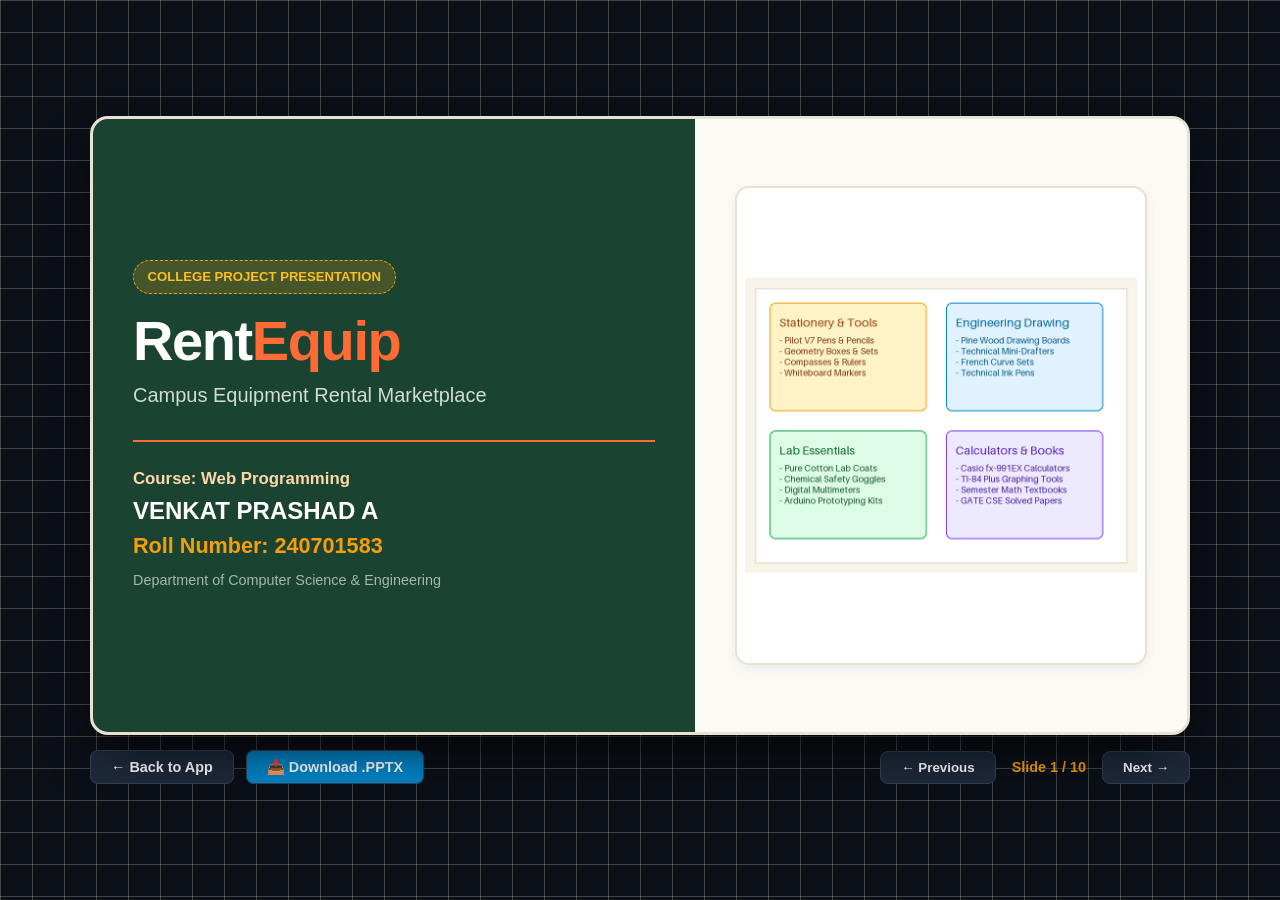
<file: presentation.html>
<!DOCTYPE html>
<html lang="en">
<head>
  <meta charset="UTF-8">
  <meta name="viewport" content="width=device-width, initial-scale=1.0">
  <title>RentEquip Presentation — Web Programming (Venkat Prashad A)</title>
  <link rel="stylesheet" href="css/base.css">
  <link rel="stylesheet" href="css/components.css">
  <style>
    :root {
      --slide-bg: #fcfaf4;
      --slide-border: #e8e2d2;
      --slide-accent: #ff6b35;
      --slide-green: #1b4332;
    }

    body {
      background-color: #0b0f17;
      color: var(--color-text-main);
      display: flex;
      flex-direction: column;
      align-items: center;
      justify-content: center;
      min-height: 100vh;
      margin: 0;
      padding: 1.5rem;
      overflow-x: hidden;
    }

    .deck-container {
      width: 100%;
      max-width: 1100px;
      aspect-ratio: 16 / 9;
      background: var(--slide-bg);
      border-radius: 18px;
      box-shadow: 0 25px 50px -12px rgba(0, 0, 0, 0.7);
      overflow: hidden;
      display: flex;
      flex-direction: column;
      position: relative;
      border: 3px solid var(--slide-border);
    }

    .slide {
      display: none;
      width: 100%;
      height: 100%;
      flex-direction: column;
      padding: 0;
      animation: slide-fade 0.3s ease-out;
    }

    .slide.active {
      display: flex;
    }

    @keyframes slide-fade {
      from { opacity: 0; transform: scale(0.99); }
      to { opacity: 1; transform: scale(1); }
    }

    .slide-top-bar {
      background: var(--slide-green);
      color: #ffffff;
      padding: 0.9rem 2rem;
      border-bottom: 4px solid var(--slide-accent);
      display: flex;
      align-items: center;
      justify-content: space-between;
    }

    .slide-category-tag {
      font-size: 0.8rem;
      font-weight: 800;
      letter-spacing: 0.06em;
      color: #f59e0b;
      text-transform: uppercase;
    }

    .slide-heading {
      font-size: 1.55rem;
      font-weight: 900;
      color: #ffffff;
      margin-top: 0.15rem;
    }

    .slide-body {
      flex: 1;
      display: grid;
      grid-template-columns: 1.15fr 0.85fr;
      gap: 1.75rem;
      padding: 1.75rem 2rem;
      align-items: center;
      overflow-y: auto;
    }

    .slide-text-col {
      display: flex;
      flex-direction: column;
      gap: 0.85rem;
    }

    .slide-subheading {
      font-size: 1.25rem;
      font-weight: 800;
      color: var(--slide-green);
    }

    .slide-bullet {
      background: #ffffff;
      border: 1.5px solid var(--slide-border);
      border-radius: 10px;
      padding: 0.75rem 1rem;
      box-shadow: 0 2px 5px rgba(0,0,0,0.03);
    }

    .slide-bullet strong {
      color: var(--slide-green);
      font-size: 0.95rem;
    }

    .slide-bullet p {
      margin: 0.2rem 0 0;
      font-size: 0.86rem;
      color: #4b5d56;
      line-height: 1.45;
    }

    .slide-img-col {
      width: 100%;
      height: 100%;
      display: flex;
      align-items: center;
      justify-content: center;
      background: #ffffff;
      border: 2px solid var(--slide-border);
      border-radius: 14px;
      overflow: hidden;
      padding: 0.5rem;
      box-shadow: 0 4px 12px rgba(0,0,0,0.06);
    }

    .slide-img-col img {
      width: 100%;
      height: 100%;
      object-fit: contain;
    }

    /* Slide 1 Hero */
    .slide-hero {
      display: grid;
      grid-template-columns: 1.1fr 0.9fr;
      height: 100%;
    }

    .slide-hero-left {
      background: var(--slide-green);
      color: #ffffff;
      padding: 3rem 2.5rem;
      display: flex;
      flex-direction: column;
      justify-content: center;
    }

    .hero-course-chip {
      display: inline-block;
      padding: 0.35rem 0.85rem;
      background: rgba(245, 158, 11, 0.2);
      border: 1px dashed #f59e0b;
      border-radius: 9999px;
      color: #fbbf24;
      font-size: 0.82rem;
      font-weight: 800;
      margin-bottom: 1rem;
      width: fit-content;
    }

    .hero-title-text {
      font-size: 3.5rem;
      font-weight: 900;
      line-height: 1.1;
      margin-bottom: 0.5rem;
      color: #ffffff;
    }

    .hero-sub-text {
      font-size: 1.25rem;
      color: #d1dcd7;
      margin-bottom: 1.75rem;
    }

    .hero-credentials-box {
      border-top: 2px solid var(--slide-accent);
      padding-top: 1.25rem;
    }

    .cred-name {
      font-size: 1.5rem;
      font-weight: 900;
      color: #ffffff;
    }

    .cred-roll {
      font-size: 1.35rem;
      font-weight: 800;
      color: #f59e0b;
    }

    .cred-course {
      font-size: 1.05rem;
      color: #fed7aa;
      font-weight: 700;
      margin-top: 0.25rem;
    }

    .slide-hero-right {
      background: var(--slide-bg);
      padding: 2.5rem;
      display: flex;
      align-items: center;
      justify-content: center;
    }

    /* Controls Bar */
    .deck-controls {
      display: flex;
      align-items: center;
      justify-content: space-between;
      width: 100%;
      max-width: 1100px;
      margin-top: 1rem;
      color: #ffffff;
      font-size: 0.9rem;
    }

    .nav-btn {
      padding: 0.5rem 1.25rem;
      border-radius: 8px;
      font-weight: 700;
      cursor: pointer;
      background: #1e293b;
      color: #ffffff;
      border: 1px solid #334155;
      transition: all 0.2s;
    }

    .nav-btn:hover {
      background: var(--slide-accent);
      border-color: var(--slide-accent);
    }
  </style>
</head>
<body>

  <div class="deck-container" id="presentation-deck">
    <!-- SLIDE 1: Title -->
    <div class="slide active" id="slide-1">
      <div class="slide-hero">
        <div class="slide-hero-left">
          <div class="hero-course-chip">COLLEGE PROJECT PRESENTATION</div>
          <h1 class="hero-title-text">Rent<span style="color: var(--slide-accent);">Equip</span></h1>
          <p class="hero-sub-text">Campus Equipment Rental Marketplace</p>

          <div class="hero-credentials-box">
            <div class="cred-course">Course: Web Programming</div>
            <div class="cred-name">VENKAT PRASHAD A</div>
            <div class="cred-roll">Roll Number: 240701583</div>
            <div style="font-size: 0.9rem; color: #a3b8b0; margin-top: 0.35rem;">Department of Computer Science &amp; Engineering</div>
          </div>
        </div>

        <div class="slide-hero-right">
          <div class="slide-img-col" style="height: 90%;">
            <img src="assets/presentation/slide1_campus.png" alt="Campus Equipment Graphic">
          </div>
        </div>
      </div>
    </div>

    <!-- SLIDE 2: Problem Statement -->
    <div class="slide" id="slide-2">
      <div class="slide-top-bar">
        <div>
          <div class="slide-category-tag">THE CAMPUS CHALLENGE</div>
          <div class="slide-heading">Problem Statement</div>
        </div>
        <div style="font-size: 1.2rem; font-weight: 800; color: #f59e0b;">02 / 10</div>
      </div>
      <div class="slide-body">
        <div class="slide-text-col">
          <div class="slide-subheading">Challenges College Students Face</div>
          <div class="slide-bullet">
            <strong>Forgotten Essential Items:</strong>
            <p>Students often forget vital supplies such as pens, scientific calculators, lab coats, and drawing tools right before exams or lab practicals.</p>
          </div>
          <div class="slide-bullet">
            <strong>High Cost for Single-Semester Use:</strong>
            <p>Buying specialized equipment for one-time or temporary use is expensive and financially burdensome.</p>
          </div>
          <div class="slide-bullet">
            <strong>Struggle with Temporary Needs:</strong>
            <p>Students struggle to find tools needed only for short-term project presentations or practical sessions.</p>
          </div>
          <div class="slide-bullet">
            <strong>No Centralized Campus Marketplace:</strong>
            <p>There is no convenient, organized college marketplace for students to borrow or rent items from peers.</p>
          </div>
        </div>
        <div class="slide-img-col">
          <img src="assets/presentation/slide2_problem.png" alt="Problem Statement">
        </div>
      </div>
    </div>

    <!-- SLIDE 3: Proposed Solution -->
    <div class="slide" id="slide-3">
      <div class="slide-top-bar">
        <div>
          <div class="slide-category-tag">PROJECT OVERVIEW</div>
          <div class="slide-heading">Proposed Solution — RentEquip</div>
        </div>
        <div style="font-size: 1.2rem; font-weight: 800; color: #f59e0b;">03 / 10</div>
      </div>
      <div class="slide-body">
        <div class="slide-text-col">
          <div class="slide-subheading">A Smart Campus Sharing Network</div>
          <div class="slide-bullet">
            <strong>Direct Peer Connection:</strong>
            <p>RentEquip connects students who need items with students, seniors, and campus clubs who own them.</p>
          </div>
          <div class="slide-bullet">
            <strong>Browse, Search &amp; Rent:</strong>
            <p>Users can browse, search, and rent essential academic items for flexible daily durations.</p>
          </div>
          <div class="slide-bullet">
            <strong>Owner Listing Tools:</strong>
            <p>Owners can easily list idle items, set daily prices and security deposits, and manage incoming requests.</p>
          </div>
          <div class="slide-bullet">
            <strong>Single Unified Platform:</strong>
            <p>A single web application simplifies the entire rental, pickup, and deposit settlement process.</p>
          </div>
        </div>
        <div class="slide-img-col">
          <img src="assets/presentation/slide3_solution.png" alt="Proposed Solution">
        </div>
      </div>
    </div>

    <!-- SLIDE 4: Key Features -->
    <div class="slide" id="slide-4">
      <div class="slide-top-bar">
        <div>
          <div class="slide-category-tag">WHAT STUDENTS CAN DO</div>
          <div class="slide-heading">Key Features</div>
        </div>
        <div style="font-size: 1.2rem; font-weight: 800; color: #f59e0b;">04 / 10</div>
      </div>
      <div class="slide-body">
        <div class="slide-text-col">
          <div class="slide-subheading">Core Application Capabilities</div>
          <div class="slide-bullet">
            <strong>Search &amp; Filter:</strong>
            <p>Search and filter equipment by category, student price budget, availability, and campus locations.</p>
          </div>
          <div class="slide-bullet">
            <strong>Diverse Academic Inventory:</strong>
            <p>Browse stationery, engineering drawing tools, lab essentials, electronics, art supplies, and textbooks.</p>
          </div>
          <div class="slide-bullet">
            <strong>Submit &amp; Track Requests:</strong>
            <p>Submit rental requests, check live availability, and track request status seamlessly.</p>
          </div>
          <div class="slide-bullet">
            <strong>Deposits, Returns &amp; Reviews:</strong>
            <p>Manage equipment listings, approve or reject requests, track security deposits, and submit peer reviews.</p>
          </div>
        </div>
        <div class="slide-img-col">
          <img src="assets/presentation/slide4_features.png" alt="Key Features">
        </div>
      </div>
    </div>

    <!-- SLIDE 5: System Workflow (Visual Flowchart) -->
    <div class="slide" id="slide-5">
      <div class="slide-top-bar">
        <div>
          <div class="slide-category-tag">END-TO-END JOURNEY</div>
          <div class="slide-heading">System Workflow Flowchart</div>
        </div>
        <div style="font-size: 1.2rem; font-weight: 800; color: #f59e0b;">05 / 10</div>
      </div>
      <div style="padding: 1.5rem 2rem; display: flex; flex-direction: column; align-items: center; justify-content: center; height: 100%;">
        <div style="width: 100%; max-height: 480px; display: flex; align-items: center; justify-content: center;">
          <img src="assets/presentation/slide5_flowchart.png" alt="System Workflow Flowchart" style="max-width: 100%; max-height: 460px; object-fit: contain; border: 2px solid var(--slide-border); border-radius: 12px;">
        </div>
      </div>
    </div>

    <!-- SLIDE 6: User Roles -->
    <div class="slide" id="slide-6">
      <div class="slide-top-bar">
        <div>
          <div class="slide-category-tag">PLATFORM STAKEHOLDERS</div>
          <div class="slide-heading">User Roles &amp; Ecosystem</div>
        </div>
        <div style="font-size: 1.2rem; font-weight: 800; color: #f59e0b;">06 / 10</div>
      </div>
      <div class="slide-body">
        <div class="slide-text-col">
          <div class="slide-subheading">Three Distinct Campus Roles</div>
          <div class="slide-bullet">
            <strong>1. Customer (Student Borrower):</strong>
            <p>Searches for academic items, requests rentals, tracks active bookings, confirms pickups, and submits reviews.</p>
          </div>
          <div class="slide-bullet">
            <strong>2. Equipment Owner (Student Lender):</strong>
            <p>Lists items, sets prices and deposits, manages borrow requests (approve/reject), and conducts return inspections.</p>
          </div>
          <div class="slide-bullet">
            <strong>3. Admin (Student Affairs Council / SAC):</strong>
            <p>Oversees user accounts, listings catalog, rental transactions, monitors overdue alerts, and maintains data tools.</p>
          </div>
        </div>
        <div class="slide-img-col">
          <img src="assets/presentation/slide6_roles.png" alt="User Roles">
        </div>
      </div>
    </div>

    <!-- SLIDE 7: Technology Used -->
    <div class="slide" id="slide-7">
      <div class="slide-top-bar">
        <div>
          <div class="slide-category-tag">WEB STACK OVERVIEW</div>
          <div class="slide-heading">Technology Used</div>
        </div>
        <div style="font-size: 1.2rem; font-weight: 800; color: #f59e0b;">07 / 10</div>
      </div>
      <div class="slide-body">
        <div class="slide-text-col">
          <div class="slide-subheading">Simple, Native Web Architecture</div>
          <div class="slide-bullet">
            <strong>HTML:</strong>
            <p>Builds the web pages, accessible forms, modal structures, and semantic layouts.</p>
          </div>
          <div class="slide-bullet">
            <strong>CSS:</strong>
            <p>Provides the campus-themed design, responsive Flexbox/Grid layouts, and smooth animations.</p>
          </div>
          <div class="slide-bullet">
            <strong>JavaScript:</strong>
            <p>Handles user interactions, rental calculations, date conflict checking, and application logic.</p>
          </div>
          <div class="slide-bullet">
            <strong>Browser localStorage:</strong>
            <p>Saves all demonstration data, bookings, users, and reviews directly in the browser.</p>
          </div>
        </div>
        <div class="slide-img-col">
          <img src="assets/presentation/slide7_tech.png" alt="Technology Stack">
        </div>
      </div>
    </div>

    <!-- SLIDE 8: Deployment & Accessibility -->
    <div class="slide" id="slide-8">
      <div class="slide-top-bar">
        <div>
          <div class="slide-category-tag">HOSTING &amp; DELIVERY</div>
          <div class="slide-heading">Deployment and Accessibility</div>
        </div>
        <div style="font-size: 1.2rem; font-weight: 800; color: #f59e0b;">08 / 10</div>
      </div>
      <div class="slide-body">
        <div class="slide-text-col">
          <div class="slide-subheading">Instant Cloud Delivery</div>
          <div class="slide-bullet">
            <strong>Hosted on GitHub Pages:</strong>
            <p>The website is deployed online using GitHub Pages, making it publicly accessible anytime.</p>
          </div>
          <div class="slide-bullet">
            <strong>No Software Installation:</strong>
            <p>Runs immediately in any standard desktop or mobile web browser without extra tools.</p>
          </div>
          <div class="slide-bullet">
            <strong>Cross-Device Responsive:</strong>
            <p>Adaptive design works seamlessly across smartphones, tablets, and laptops.</p>
          </div>
          <div class="slide-bullet">
            <strong>Automated CI/CD Updates:</strong>
            <p>Pushing updates to the main branch automatically triggers GitHub Actions to republish changes.</p>
          </div>
        </div>
        <div class="slide-img-col">
          <img src="assets/presentation/slide8_deploy.png" alt="Deployment and Accessibility">
        </div>
      </div>
    </div>

    <!-- SLIDE 9: Benefits and Future Scope -->
    <div class="slide" id="slide-9">
      <div class="slide-top-bar">
        <div>
          <div class="slide-category-tag">IMPACT &amp; ROADMAP</div>
          <div class="slide-heading">Benefits and Future Scope</div>
        </div>
        <div style="font-size: 1.2rem; font-weight: 800; color: #f59e0b;">09 / 10</div>
      </div>
      <div class="slide-body">
        <div class="slide-text-col">
          <div class="slide-subheading">Immediate Value &amp; Future Vision</div>
          <div class="slide-bullet">
            <strong>Key Benefits:</strong>
            <p>Makes essential academic items easier to find, encourages affordable reuse, helps students earn from idle gear, and builds campus community sharing.</p>
          </div>
          <div class="slide-bullet">
            <strong>Future Scope:</strong>
            <p>Real online UPI payments, student roll number identity verification, cross-device data synchronization, smart campus pickup lockers, and demand analytics.</p>
          </div>
        </div>
        <div class="slide-img-col">
          <img src="assets/presentation/slide9_scope.png" alt="Benefits and Future Scope">
        </div>
      </div>
    </div>

    <!-- SLIDE 10: Conclusion -->
    <div class="slide" id="slide-10">
      <div class="slide-top-bar">
        <div>
          <div class="slide-category-tag">SUMMARY</div>
          <div class="slide-heading">Conclusion</div>
        </div>
        <div style="font-size: 1.2rem; font-weight: 800; color: #f59e0b;">10 / 10</div>
      </div>
      <div class="slide-body">
        <div class="slide-text-col">
          <div class="slide-subheading">Project Takeaways</div>
          <div class="slide-bullet">
            <strong>Practical Campus Marketplace:</strong>
            <p>RentEquip provides a convenient campus-focused rental marketplace connecting student owners with students needing temporary access to essential items.</p>
          </div>
          <div class="slide-bullet">
            <strong>Core Web Engineering:</strong>
            <p>The project demonstrates how HTML, CSS, and JavaScript can be combined to build an interactive, responsive web application deployed live online.</p>
          </div>
          <div style="background: var(--slide-accent); color: #ffffff; padding: 1rem 1.25rem; border-radius: 10px; font-weight: 800; text-align: center; font-size: 1.15rem; margin-top: 0.5rem; box-shadow: 0 4px 12px rgba(255, 107, 53, 0.3);">
            "Rent smarter. Share better. Learn together."
          </div>
        </div>
        <div class="slide-img-col">
          <img src="assets/presentation/slide10_conclusion.png" alt="Conclusion Card">
        </div>
      </div>
    </div>
  </div>

  <!-- Deck Controls -->
  <div class="deck-controls">
    <div>
      <a href="index.html" class="nav-btn" style="text-decoration: none; margin-right: 0.5rem;">&larr; Back to App</a>
      <a href="RentEquip_Presentation.pptx" download class="nav-btn" style="text-decoration: none; background: #0284c7;">📥 Download .PPTX</a>
    </div>

    <div style="display: flex; align-items: center; gap: 1rem;">
      <button class="nav-btn" id="btn-prev">&larr; Previous</button>
      <span id="slide-counter" style="font-weight: 800; color: #f59e0b;">Slide 1 / 10</span>
      <button class="nav-btn" id="btn-next">Next &rarr;</button>
    </div>
  </div>

  <script>
    const slides = document.querySelectorAll('.slide');
    const counter = document.getElementById('slide-counter');
    const btnPrev = document.getElementById('btn-prev');
    const btnNext = document.getElementById('btn-next');
    let currentSlide = 0;

    function showSlide(index) {
      if (index < 0) index = 0;
      if (index >= slides.length) index = slides.length - 1;
      currentSlide = index;

      slides.forEach((s, idx) => {
        s.classList.toggle('active', idx === currentSlide);
      });

      counter.textContent = `Slide ${currentSlide + 1} / ${slides.length}`;
    }

    btnPrev.addEventListener('click', () => showSlide(currentSlide - 1));
    btnNext.addEventListener('click', () => showSlide(currentSlide + 1));

    document.addEventListener('keydown', (e) => {
      if (e.key === 'ArrowRight' || e.key === ' ') {
        showSlide(currentSlide + 1);
      } else if (e.key === 'ArrowLeft') {
        showSlide(currentSlide - 1);
      }
    });
  </script>
</body>
</html>
</file>
<file: css/base.css>
/**
 * RentEquip - Campus Base Stylesheet & Academic Design System Tokens
 * Vibrant, youthful, friendly college community marketplace aesthetic.
 */

:root {
  /* Campus Color Palette */
  --color-bg: #fcfaf4;                   /* Notebook cream / warm paper */
  --color-surface: #ffffff;              /* Crisp card white */
  --color-surface-raised: #f7f4ea;       /* Subtle cream raised surface */
  --color-surface-hover: #f1ede0;        /* Muted paper hover */
  --color-border: #e8e2d2;               /* Lined paper margin border */
  --color-border-subtle: #f3efe4;

  /* Deep Academic Inks & Text Colors */
  --color-text-main: #1c2826;            /* Deep fountain-pen dark slate */
  --color-text-muted: #4b5d56;           /* Academic green-slate */
  --color-text-dim: #7d8f87;             /* Soft pencil lead grey */

  /* Campus Brand Accents */
  --color-primary: #1b4332;              /* Deep Academic Forest Green */
  --color-primary-hover: #082f1e;
  --color-primary-light: rgba(27, 67, 50, 0.08);
  --color-primary-text: #ffffff;

  --color-accent-orange: #ff6b35;        /* Vibrant student activity orange */
  --color-accent-yellow: #f59e0b;        /* Warm sunshine highlighter yellow */
  --color-accent-blue: #0284c7;          /* Sky blue engineering ink */
  --color-accent-purple: #7c3aed;        /* Fest & cultural violet */
  --color-accent-pink: #ec4899;          /* Arts marker pink */

  /* Semantic State Colors */
  --color-success: #15803d;              /* Campus green (Available) */
  --color-success-bg: rgba(21, 128, 61, 0.12);
  --color-warning: #d97706;              /* Amber reminder */
  --color-warning-bg: rgba(217, 119, 6, 0.12);
  --color-danger: #dc2626;               /* Red overdue/declined alert */
  --color-danger-bg: rgba(220, 38, 38, 0.12);
  --color-info: #0284c7;                 /* Blue informational */
  --color-info-bg: rgba(2, 132, 199, 0.12);

  /* Typography */
  --font-family-sans: -apple-system, BlinkMacSystemFont, "Segoe UI", Roboto, "Inter", "Helvetica Neue", Arial, sans-serif;
  --font-family-handwriting: "Caveat", "Architects Daughter", cursive, sans-serif;
  --font-family-mono: ui-monospace, SFMono-Regular, Menlo, Monaco, Consolas, "Liberation Mono", "Courier New", monospace;

  /* Tactile Shadows & Card Elevations */
  --shadow-sm: 0 1px 3px rgba(28, 40, 38, 0.06), 0 1px 2px rgba(28, 40, 38, 0.04);
  --shadow-md: 0 4px 10px rgba(28, 40, 38, 0.08), 0 2px 4px rgba(28, 40, 38, 0.04);
  --shadow-lg: 0 12px 24px -4px rgba(28, 40, 38, 0.1), 0 4px 8px -2px rgba(28, 40, 38, 0.05);
  --shadow-xl: 0 20px 32px -6px rgba(28, 40, 38, 0.14), 0 8px 14px -4px rgba(28, 40, 38, 0.08);

  /* Border Radii (Youthful & Friendly) */
  --radius-sm: 8px;
  --radius-md: 14px;
  --radius-lg: 20px;
  --radius-full: 9999px;

  /* Smooth Transitions */
  --transition-fast: 150ms cubic-bezier(0.16, 1, 0.3, 1);
  --transition-normal: 250ms cubic-bezier(0.16, 1, 0.3, 1);
  --transition-bounce: 350ms cubic-bezier(0.34, 1.56, 0.64, 1);

  /* Layout Widths */
  --max-width-site: 1320px;
}

/* Modern Reset */
*, *::before, *::after {
  box-sizing: border-box;
  margin: 0;
  padding: 0;
}

html {
  font-family: var(--font-family-sans);
  background-color: var(--color-bg);
  color: var(--color-text-main);
  line-height: 1.55;
  -webkit-font-smoothing: antialiased;
  -moz-osx-font-smoothing: grayscale;
  scroll-behavior: smooth;
}

body {
  min-height: 100vh;
  display: flex;
  flex-direction: column;
  background-color: var(--color-bg);
  /* Subtle notebook ruled lines feel */
  background-image: 
    linear-gradient(to right, rgba(232, 226, 210, 0.25) 1px, transparent 1px),
    linear-gradient(to bottom, rgba(232, 226, 210, 0.25) 1px, transparent 1px);
  background-size: 32px 32px;
  color: var(--color-text-main);
}

body.modal-open {
  overflow: hidden;
}

/* Site Layout Wrapper */
.site-wrapper {
  display: flex;
  flex-direction: column;
  min-height: 100vh;
}

.main-content {
  flex: 1 0 auto;
  padding-bottom: 4rem;
  animation: page-fade-in 0.4s ease-out;
}

@keyframes page-fade-in {
  from { opacity: 0; transform: translateY(8px); }
  to { opacity: 1; transform: translateY(0); }
}

.container {
  width: 100%;
  max-width: var(--max-width-site);
  margin-left: auto;
  margin-right: auto;
  padding-left: 1.5rem;
  padding-right: 1.5rem;
}

/* Typography Hierarchy */
h1, h2, h3, h4, h5, h6 {
  color: var(--color-text-main);
  font-weight: 800;
  line-height: 1.25;
  letter-spacing: -0.025em;
}

h1 { font-size: clamp(2.1rem, 4vw, 3rem); }
h2 { font-size: clamp(1.6rem, 2.8vw, 2.2rem); }
h3 { font-size: clamp(1.25rem, 2vw, 1.55rem); }
h4 { font-size: 1.15rem; }

p {
  color: var(--color-text-muted);
  line-height: 1.65;
}

a {
  color: var(--color-primary);
  text-decoration: none;
  transition: color var(--transition-fast);
}

a:hover {
  color: var(--color-accent-orange);
}

strong {
  color: var(--color-text-main);
  font-weight: 700;
}

/* Notebook Sticker & Campus Badges */
.sticker-tag {
  display: inline-flex;
  align-items: center;
  gap: 0.35rem;
  padding: 0.25rem 0.65rem;
  background: #fef08a;
  border: 1px dashed #ca8a04;
  border-radius: 6px;
  font-size: 0.75rem;
  font-weight: 800;
  color: #854d0e;
  transform: rotate(-1deg);
  box-shadow: 1px 2px 4px rgba(0,0,0,0.06);
}

.sticker-tag-blue {
  background: #e0f2fe;
  border-color: #0284c7;
  color: #0369a1;
  transform: rotate(1deg);
}

.sticker-tag-green {
  background: #dcfce7;
  border-color: #16a34a;
  color: #15803d;
  transform: rotate(-1.5deg);
}

/* Accessibility */
.sr-only {
  position: absolute;
  width: 1px;
  height: 1px;
  padding: 0;
  margin: -1px;
  overflow: hidden;
  clip: rect(0, 0, 0, 0);
  white-space: nowrap;
  border: 0;
}

:focus-visible {
  outline: 3px solid var(--color-accent-orange);
  outline-offset: 2px;
}

/* Universal Layout Utilities */
.flex { display: flex; }
.flex-col { display: flex; flex-direction: column; }
.items-center { align-items: center; }
.justify-between { justify-content: space-between; }
.justify-center { justify-content: center; }
.gap-1 { gap: 0.25rem; }
.gap-2 { gap: 0.5rem; }
.gap-3 { gap: 0.75rem; }
.gap-4 { gap: 1rem; }
.gap-6 { gap: 1.5rem; }
.w-full { width: 100%; }

.text-sm { font-size: 0.875rem; }
.text-xs { font-size: 0.75rem; }
.text-muted { color: var(--color-text-muted); }
.text-dim { color: var(--color-text-dim); }
.text-center { text-align: center; }
.font-semibold { font-weight: 600; }
.font-bold { font-weight: 700; }
.font-mono { font-family: var(--font-family-mono); }

/* Native Floating Academic Elements Animation */
@keyframes float-slow {
  0%, 100% { transform: translateY(0px) rotate(0deg); }
  50% { transform: translateY(-10px) rotate(3deg); }
}

@keyframes float-reverse {
  0%, 100% { transform: translateY(0px) rotate(0deg); }
  50% { transform: translateY(12px) rotate(-4deg); }
}

@keyframes pulse-gentle {
  0%, 100% { transform: scale(1); opacity: 1; }
  50% { transform: scale(1.05); opacity: 0.85; }
}

/* Reduced Motion Support */
@media (prefers-reduced-motion: reduce) {
  *, *::before, *::after {
    animation-duration: 0.01ms !important;
    animation-iteration-count: 1 !important;
    transition-duration: 0.01ms !important;
    scroll-behavior: auto !important;
  }
}
</file>
<file: css/components.css>
/**
 * RentEquip - Campus Component Stylesheet
 * Interactive student navigation, buttons, badges, modals, toasts, cards, and celebration animations.
 */

/* ==========================================================================
   Campus Top Navigation Header
   ========================================================================== */
.main-header {
  position: sticky;
  top: 0;
  z-index: 100;
  background-color: rgba(252, 250, 244, 0.94);
  backdrop-filter: blur(14px);
  -webkit-backdrop-filter: blur(14px);
  border-bottom: 2px solid var(--color-border);
  box-shadow: 0 2px 10px rgba(28, 40, 38, 0.04);
  transition: all var(--transition-fast);
}

.nav-container {
  max-width: var(--max-width-site);
  margin: 0 auto;
  padding: 0.85rem 1.5rem;
  display: flex;
  align-items: center;
  justify-content: space-between;
  gap: 1.5rem;
}

.nav-brand-section {
  display: flex;
  align-items: center;
  gap: 0.85rem;
}

.brand-logo {
  display: inline-flex;
  align-items: center;
  gap: 0.65rem;
  text-decoration: none;
  font-weight: 800;
  font-size: 1.35rem;
  letter-spacing: -0.03em;
  color: var(--color-primary);
  transition: transform var(--transition-bounce);
}

.brand-logo:hover {
  transform: scale(1.03);
}

.brand-icon {
  display: inline-flex;
  align-items: center;
  justify-content: center;
  width: 38px;
  height: 38px;
  background: linear-gradient(135deg, var(--color-primary) 0%, #2d6a4f 100%);
  color: #ffffff;
  border-radius: var(--radius-sm);
  box-shadow: 0 4px 10px rgba(27, 67, 50, 0.25);
}

.brand-name {
  color: var(--color-primary);
}

.brand-highlight {
  color: var(--color-accent-orange);
}

.simulation-pill {
  display: inline-flex;
  align-items: center;
  gap: 0.4rem;
  padding: 0.25rem 0.75rem;
  background-color: #fef3c7;
  border: 1.5px dashed #f59e0b;
  border-radius: var(--radius-full);
  font-size: 0.72rem;
  font-weight: 800;
  color: #b45309;
  letter-spacing: 0.04em;
  text-transform: uppercase;
  box-shadow: 0 1px 3px rgba(245, 158, 11, 0.15);
}

.simulation-dot {
  width: 7px;
  height: 7px;
  border-radius: 50%;
  background-color: var(--color-accent-orange);
  animation: pulse-gentle 1.8s infinite ease-in-out;
}

/* Desktop Navigation Links */
.nav-links {
  display: flex;
  align-items: center;
  gap: 0.35rem;
}

.nav-link {
  display: inline-flex;
  align-items: center;
  gap: 0.5rem;
  padding: 0.55rem 0.95rem;
  color: var(--color-text-muted);
  font-size: 0.9rem;
  font-weight: 700;
  border-radius: var(--radius-sm);
  text-decoration: none;
  transition: all var(--transition-fast);
  position: relative;
}

.nav-link:hover {
  color: var(--color-primary);
  background-color: var(--color-surface-raised);
}

.nav-link.active {
  color: var(--color-primary);
  background-color: var(--color-primary-light);
  box-shadow: inset 0 -3px 0 var(--color-accent-orange);
}

.nav-svg {
  flex-shrink: 0;
}

.nav-badge {
  display: inline-flex;
  align-items: center;
  justify-content: center;
  min-width: 18px;
  height: 18px;
  padding: 0 5px;
  background-color: var(--color-accent-orange);
  color: #ffffff;
  border-radius: var(--radius-full);
  font-size: 0.7rem;
  font-weight: 800;
  line-height: 1;
}

/* Role / Student Perspective Selector */
.nav-user-control {
  display: flex;
  align-items: center;
  gap: 0.75rem;
}

.role-selector-wrapper {
  position: relative;
}

.role-selector {
  display: flex;
  align-items: center;
  gap: 0.55rem;
  background-color: var(--color-surface);
  border: 1.5px solid var(--color-border);
  padding: 0.35rem 0.75rem;
  border-radius: var(--radius-full);
  cursor: pointer;
  box-shadow: var(--shadow-sm);
  transition: all var(--transition-fast);
}

.role-selector:hover {
  border-color: var(--color-primary);
  box-shadow: var(--shadow-md);
}

.role-avatar-circle {
  width: 26px;
  height: 26px;
  border-radius: 50%;
  display: flex;
  align-items: center;
  justify-content: center;
  font-size: 0.72rem;
  font-weight: 800;
  color: #ffffff;
  flex-shrink: 0;
}

.role-dropdown {
  appearance: none;
  -webkit-appearance: none;
  background: transparent;
  border: none;
  color: var(--color-text-main);
  font-size: 0.84rem;
  font-weight: 700;
  cursor: pointer;
  padding-right: 1.35rem;
  font-family: inherit;
}

.role-dropdown:focus {
  outline: none;
}

.dropdown-chevron {
  position: absolute;
  right: 0.75rem;
  pointer-events: none;
  color: var(--color-text-dim);
}

.mobile-menu-btn {
  display: none;
  background: var(--color-surface);
  border: 1.5px solid var(--color-border);
  color: var(--color-text-main);
  padding: 0.45rem;
  border-radius: var(--radius-sm);
  cursor: pointer;
}

/* Mobile Drawer */
.mobile-drawer {
  background-color: var(--color-surface);
  border-bottom: 2px solid var(--color-border);
  padding: 1rem 1.5rem;
  box-shadow: var(--shadow-md);
}

.mobile-nav-links {
  display: flex;
  flex-direction: column;
  gap: 0.5rem;
}

.mobile-nav-link {
  display: flex;
  align-items: center;
  gap: 0.75rem;
  padding: 0.75rem 1rem;
  border-radius: var(--radius-sm);
  color: var(--color-text-muted);
  font-weight: 700;
  font-size: 0.95rem;
}

.mobile-nav-link.active {
  background-color: var(--color-primary-light);
  color: var(--color-primary);
  border-left: 4px solid var(--color-accent-orange);
}

/* ==========================================================================
   Buttons
   ========================================================================== */
.btn {
  display: inline-flex;
  align-items: center;
  justify-content: center;
  gap: 0.5rem;
  padding: 0.65rem 1.25rem;
  font-size: 0.9rem;
  font-weight: 700;
  line-height: 1.4;
  border-radius: var(--radius-sm);
  border: 1.5px solid transparent;
  cursor: pointer;
  text-decoration: none;
  font-family: inherit;
  transition: all var(--transition-bounce);
  white-space: nowrap;
}

.btn:active {
  transform: scale(0.97);
}

.btn:disabled {
  opacity: 0.55;
  cursor: not-allowed;
  pointer-events: none;
}

.btn-primary {
  background: var(--color-primary);
  color: #ffffff;
  border-color: var(--color-primary);
  box-shadow: 0 4px 12px rgba(27, 67, 50, 0.25);
}

.btn-primary:hover {
  background: var(--color-primary-hover);
  color: #ffffff;
  transform: translateY(-2px);
  box-shadow: 0 6px 16px rgba(27, 67, 50, 0.35);
}

.btn-accent {
  background: var(--color-accent-orange);
  color: #ffffff;
  border-color: var(--color-accent-orange);
  box-shadow: 0 4px 12px rgba(255, 107, 53, 0.25);
}

.btn-accent:hover {
  background: #ea580c;
  color: #ffffff;
  transform: translateY(-2px);
}

.btn-secondary {
  background-color: var(--color-surface-raised);
  color: var(--color-text-main);
  border-color: var(--color-border);
}

.btn-secondary:hover {
  background-color: #eee9dc;
  color: var(--color-text-main);
  transform: translateY(-1px);
}

.btn-outline {
  background-color: var(--color-surface);
  color: var(--color-text-main);
  border-color: var(--color-border);
}

.btn-outline:hover {
  border-color: var(--color-primary);
  color: var(--color-primary);
  background-color: var(--color-primary-light);
}

.btn-danger {
  background-color: var(--color-danger);
  color: #ffffff;
  border-color: var(--color-danger);
}

.btn-danger:hover {
  background-color: #b91c1c;
}

.btn-success {
  background-color: var(--color-success);
  color: #ffffff;
  border-color: var(--color-success);
}

.btn-success:hover {
  background-color: #166534;
}

.btn-sm {
  padding: 0.4rem 0.8rem;
  font-size: 0.82rem;
  border-radius: 6px;
}

.btn-lg {
  padding: 0.85rem 1.85rem;
  font-size: 1.05rem;
  border-radius: var(--radius-md);
}

.btn-block {
  width: 100%;
}

/* ==========================================================================
   Badges & Campus Status Pills
   ========================================================================== */
.badge {
  display: inline-flex;
  align-items: center;
  gap: 0.4rem;
  padding: 0.25rem 0.65rem;
  border-radius: var(--radius-full);
  font-size: 0.75rem;
  font-weight: 800;
  letter-spacing: 0.02em;
  line-height: 1.2;
}

.badge-dot {
  width: 6px;
  height: 6px;
  border-radius: 50%;
  background-color: currentColor;
}

.badge-available {
  background-color: #dcfce7;
  color: #15803d;
  border: 1px solid #86efac;
}

.badge-rented {
  background-color: #fef3c7;
  color: #b45309;
  border: 1px solid #fde047;
}

.badge-maintenance {
  background-color: #f1f5f9;
  color: #64748b;
  border: 1px solid #cbd5e1;
}

.badge-pending {
  background-color: #fef3c7;
  color: #b45309;
  border: 1px solid #fde047;
}

.badge-approved {
  background-color: #e0f2fe;
  color: #0369a1;
  border: 1px solid #7dd3fc;
}

.badge-active {
  background-color: #dcfce7;
  color: #15803d;
  border: 1px solid #86efac;
}

.badge-returned {
  background-color: #ede9fe;
  color: #6d28d9;
  border: 1px solid #c4b5fd;
}

.badge-completed {
  background-color: #f1f5f9;
  color: #475569;
  border: 1px solid #cbd5e1;
}

.badge-rejected, .badge-overdue {
  background-color: #fee2e2;
  color: #b91c1c;
  border: 1px solid #fca5a5;
}

.badge-customer { background-color: #fef3c7; color: #b45309; }
.badge-owner { background-color: #e0f2fe; color: #0369a1; }
.badge-admin { background-color: #ede9fe; color: #6d28d9; }

/* Item Condition Tags */
.condition-tag {
  display: inline-flex;
  align-items: center;
  gap: 0.35rem;
  padding: 0.2rem 0.55rem;
  border-radius: 4px;
  font-size: 0.72rem;
  font-weight: 700;
  text-transform: uppercase;
  letter-spacing: 0.03em;
}

.condition-pristine { background-color: #dcfce7; color: #166534; border: 1px solid #bbf7d0; }
.condition-gently-used { background-color: #e0f2fe; color: #075985; border: 1px solid #bae6fd; }
.condition-good { background-color: #fef9c3; color: #854d0e; border: 1px solid #fef08a; }

/* ==========================================================================
   Modals
   ========================================================================== */
.modal {
  position: fixed;
  inset: 0;
  z-index: 1000;
  display: flex;
  align-items: center;
  justify-content: center;
  padding: 1.5rem;
  visibility: hidden;
  opacity: 0;
  pointer-events: none;
  transition: opacity var(--transition-fast), visibility var(--transition-fast);
}

.modal.open {
  visibility: visible;
  opacity: 1;
  pointer-events: auto;
}

.modal-backdrop {
  position: absolute;
  inset: 0;
  background-color: rgba(28, 40, 38, 0.65);
  backdrop-filter: blur(6px);
}

.modal-dialog {
  position: relative;
  width: 100%;
  max-width: 620px;
  max-height: 90vh;
  overflow-y: auto;
  background-color: #ffffff;
  border: 2px solid var(--color-border);
  border-radius: var(--radius-lg);
  box-shadow: var(--shadow-xl);
  display: flex;
  flex-direction: column;
  transform: translateY(15px) scale(0.97);
  transition: transform var(--transition-bounce);
}

.modal.open .modal-dialog {
  transform: translateY(0) scale(1);
}

.modal-dialog-lg {
  max-width: 840px;
}

.modal-header {
  padding: 1.25rem 1.5rem;
  border-bottom: 2px solid var(--color-border);
  display: flex;
  align-items: center;
  justify-content: space-between;
  background-color: var(--color-surface-raised);
}

.modal-title {
  font-size: 1.25rem;
  font-weight: 800;
  color: var(--color-text-main);
}

.modal-close {
  background: transparent;
  border: none;
  color: var(--color-text-dim);
  font-size: 1.5rem;
  cursor: pointer;
  line-height: 1;
  transition: color var(--transition-fast);
}

.modal-close:hover {
  color: var(--color-accent-orange);
}

.modal-body {
  padding: 1.5rem;
  overflow-y: auto;
}

.modal-footer {
  padding: 1.25rem 1.5rem;
  border-top: 2px solid var(--color-border);
  display: flex;
  align-items: center;
  justify-content: flex-end;
  gap: 0.75rem;
  background-color: var(--color-surface-raised);
}

/* ==========================================================================
   Toasts
   ========================================================================== */
.toast-container {
  position: fixed;
  bottom: 1.5rem;
  right: 1.5rem;
  z-index: 1100;
  display: flex;
  flex-direction: column;
  gap: 0.75rem;
  max-width: 420px;
  width: calc(100% - 3rem);
  pointer-events: none;
}

.toast {
  pointer-events: auto;
  display: flex;
  align-items: center;
  gap: 0.75rem;
  padding: 0.85rem 1.25rem;
  background-color: #ffffff;
  border: 2px solid var(--color-border);
  border-radius: var(--radius-md);
  box-shadow: var(--shadow-xl);
  color: var(--color-text-main);
  font-size: 0.88rem;
  font-weight: 600;
  line-height: 1.4;
  animation: toast-slide-in 0.25s var(--transition-bounce);
  transition: opacity 0.2s, transform 0.2s;
}

@keyframes toast-slide-in {
  from { transform: translateY(20px); opacity: 0; }
  to { transform: translateY(0); opacity: 1; }
}

.toast.fade-out {
  opacity: 0;
  transform: translateY(10px);
}

.toast-icon { display: inline-flex; flex-shrink: 0; }
.toast-message { flex: 1; }
.toast-close {
  background: transparent;
  border: none;
  color: var(--color-text-dim);
  font-size: 1.25rem;
  cursor: pointer;
  line-height: 1;
}

.toast-success { border-left: 5px solid var(--color-success); }
.toast-success .toast-icon { color: var(--color-success); }
.toast-error { border-left: 5px solid var(--color-danger); }
.toast-error .toast-icon { color: var(--color-danger); }
.toast-warning { border-left: 5px solid var(--color-warning); }
.toast-warning .toast-icon { color: var(--color-warning); }
.toast-info { border-left: 5px solid var(--color-info); }
.toast-info .toast-icon { color: var(--color-info); }

/* ==========================================================================
   Forms & Controls
   ========================================================================== */
.form-group {
  margin-bottom: 1.25rem;
}

.form-label {
  display: block;
  font-size: 0.86rem;
  font-weight: 700;
  color: var(--color-text-main);
  margin-bottom: 0.4rem;
}

.form-label .required {
  color: var(--color-danger);
}

.form-control,
.form-select,
.form-textarea {
  width: 100%;
  padding: 0.7rem 0.9rem;
  background-color: #ffffff;
  border: 1.5px solid var(--color-border);
  border-radius: var(--radius-sm);
  color: var(--color-text-main);
  font-family: inherit;
  font-size: 0.9rem;
  line-height: 1.5;
  transition: all var(--transition-fast);
}

.form-control:focus,
.form-select:focus,
.form-textarea:focus {
  outline: none;
  border-color: var(--color-primary);
  box-shadow: 0 0 0 3px rgba(27, 67, 50, 0.15);
}

.form-textarea {
  resize: vertical;
  min-height: 90px;
}

.form-hint {
  font-size: 0.78rem;
  color: var(--color-text-dim);
  margin-top: 0.35rem;
}

/* ==========================================================================
   Cards & Boxes
   ========================================================================== */
.card {
  background-color: var(--color-surface);
  border: 1.5px solid var(--color-border);
  border-radius: var(--radius-md);
  box-shadow: var(--shadow-sm);
  overflow: hidden;
  transition: transform var(--transition-bounce), box-shadow var(--transition-bounce), border-color var(--transition-fast);
}

.card-header {
  padding: 1.25rem 1.5rem;
  border-bottom: 1.5px solid var(--color-border);
  display: flex;
  align-items: center;
  justify-content: space-between;
  gap: 1rem;
  background-color: var(--color-surface-raised);
}

.card-title {
  font-size: 1.2rem;
  font-weight: 800;
  color: var(--color-text-main);
}

.card-body {
  padding: 1.5rem;
}

/* Tabs */
.tab-group {
  display: flex;
  gap: 0.5rem;
  border-bottom: 2px solid var(--color-border);
  margin-bottom: 1.5rem;
  overflow-x: auto;
}

.tab-btn {
  padding: 0.65rem 1.25rem;
  background: transparent;
  border: none;
  color: var(--color-text-muted);
  font-size: 0.9rem;
  font-weight: 700;
  cursor: pointer;
  border-bottom: 3px solid transparent;
  transition: all var(--transition-fast);
  white-space: nowrap;
}

.tab-btn:hover {
  color: var(--color-primary);
}

.tab-btn.active {
  color: var(--color-primary);
  border-bottom-color: var(--color-accent-orange);
}

/* Empty States */
.empty-state {
  text-align: center;
  padding: 3.5rem 1.5rem;
  display: flex;
  flex-direction: column;
  align-items: center;
  justify-content: center;
}

.empty-icon {
  width: 56px;
  height: 56px;
  color: var(--color-text-dim);
  margin-bottom: 1rem;
}

.empty-title {
  font-size: 1.25rem;
  font-weight: 800;
  color: var(--color-text-main);
  margin-bottom: 0.5rem;
}

.empty-desc {
  max-width: 440px;
  color: var(--color-text-muted);
  font-size: 0.9rem;
  margin-bottom: 1.5rem;
}

/* ==========================================================================
   Footer
   ========================================================================== */
.main-footer {
  background-color: #1c2826;
  color: #f7f4ea;
  border-top: 3px solid var(--color-accent-orange);
  padding: 3.5rem 0 2rem;
  margin-top: auto;
}

.footer-container {
  max-width: var(--max-width-site);
  margin: 0 auto;
  padding: 0 1.5rem;
}

.footer-grid {
  display: grid;
  grid-template-columns: 2fr 1.2fr 1.5fr 1.3fr;
  gap: 2.5rem;
  margin-bottom: 3rem;
}

.brand-col .footer-desc {
  margin: 1rem 0 1.25rem;
  font-size: 0.88rem;
  color: #d1dcd7;
  max-width: 320px;
}

.footer-heading {
  font-size: 0.92rem;
  font-weight: 800;
  text-transform: uppercase;
  letter-spacing: 0.06em;
  color: #ffffff;
  margin-bottom: 1.2rem;
}

.footer-links {
  list-style: none;
  display: flex;
  flex-direction: column;
  gap: 0.65rem;
}

.footer-links li a {
  color: #a3b8b0;
  font-size: 0.86rem;
  font-weight: 500;
  transition: color var(--transition-fast);
}

.footer-links li a:hover {
  color: var(--color-accent-orange);
}

.footer-bottom {
  border-top: 1px solid rgba(255, 255, 255, 0.1);
  padding-top: 2rem;
  display: flex;
  flex-direction: column;
  gap: 0.75rem;
  font-size: 0.82rem;
  color: #8da49c;
}

/* Responsive */
@media (max-width: 1024px) {
  .footer-grid { grid-template-columns: 1fr 1fr; gap: 2rem; }
}

@media (max-width: 768px) {
  .nav-links { display: none; }
  .mobile-menu-btn { display: block; }
  .footer-grid { grid-template-columns: 1fr; gap: 2rem; }
  .simulation-pill { display: none; }
}
</file>
<file: css/marketplace.css>
/**
 * RentEquip - Campus Marketplace & Equipment Catalog Stylesheet
 * Covers campus catalog search, location filters, floating stationery, cards, and interactive calculator.
 */

/* ==========================================================================
   Campus Hero Section & Floating Academic Elements
   ========================================================================== */
.hero-section {
  position: relative;
  background: radial-gradient(circle at 50% 10%, rgba(254, 243, 199, 0.7) 0%, transparent 60%),
              linear-gradient(180deg, #fbf8f0 0%, #f4eee1 100%);
  border-bottom: 2px solid var(--color-border);
  padding: 4.5rem 0 3.5rem;
  text-align: center;
  overflow: hidden;
}

/* Floating Decorative Academic Elements in Hero */
.hero-floating-decor {
  position: absolute;
  inset: 0;
  pointer-events: none;
  overflow: hidden;
}

.floating-item {
  position: absolute;
  font-size: 2.2rem;
  opacity: 0.65;
  filter: drop-shadow(0 4px 8px rgba(0,0,0,0.06));
}

.float-pen { top: 15%; left: 8%; animation: float-slow 4s infinite ease-in-out; }
.float-calc { top: 22%; right: 10%; animation: float-reverse 5s infinite ease-in-out; }
.float-book { bottom: 25%; left: 12%; animation: float-reverse 4.5s infinite ease-in-out; }
.float-drafter { bottom: 20%; right: 14%; animation: float-slow 5.5s infinite ease-in-out; }
.float-compass { top: 45%; left: 4%; animation: float-slow 4.2s infinite ease-in-out; }
.float-laptop { top: 50%; right: 5%; animation: float-reverse 4.8s infinite ease-in-out; }

.hero-tagline {
  display: inline-flex;
  align-items: center;
  gap: 0.5rem;
  padding: 0.4rem 1rem;
  background-color: #fef3c7;
  border: 1.5px dashed #f59e0b;
  border-radius: var(--radius-full);
  color: #92400e;
  font-size: 0.85rem;
  font-weight: 800;
  text-transform: uppercase;
  letter-spacing: 0.05em;
  margin-bottom: 1.25rem;
  box-shadow: 0 2px 6px rgba(245, 158, 11, 0.15);
}

.hero-title {
  font-size: clamp(2.2rem, 4.5vw, 3.4rem);
  font-weight: 900;
  color: var(--color-primary);
  margin-bottom: 1rem;
  letter-spacing: -0.03em;
  line-height: 1.18;
}

.hero-title span {
  color: var(--color-accent-orange);
  background: linear-gradient(135deg, #ff6b35 0%, #ea580c 100%);
  -webkit-background-clip: text;
  -webkit-text-fill-color: transparent;
}

.hero-subtitle {
  max-width: 720px;
  margin: 0 auto 2.5rem;
  font-size: 1.15rem;
  color: var(--color-text-muted);
  font-weight: 500;
}

/* ==========================================================================
   Campus Search & Filter Bar
   ========================================================================== */
.search-widget-card {
  max-width: 980px;
  margin: 0 auto;
  background-color: #ffffff;
  border: 2px solid var(--color-border);
  border-radius: var(--radius-lg);
  padding: 1rem;
  box-shadow: var(--shadow-lg);
  position: relative;
  z-index: 5;
}

.search-widget-form {
  display: grid;
  grid-template-columns: 2fr 1.5fr 1.3fr auto;
  gap: 0.75rem;
}

.search-field {
  position: relative;
  display: flex;
  align-items: center;
}

.search-field-icon {
  position: absolute;
  left: 0.95rem;
  color: var(--color-text-dim);
  pointer-events: none;
}

.search-input {
  width: 100%;
  padding: 0.75rem 0.85rem 0.75rem 2.6rem;
  background-color: var(--color-surface-raised);
  border: 1.5px solid var(--color-border);
  border-radius: var(--radius-sm);
  color: var(--color-text-main);
  font-size: 0.92rem;
  font-family: inherit;
  font-weight: 600;
  transition: all var(--transition-fast);
}

.search-input:focus {
  outline: none;
  background-color: #ffffff;
  border-color: var(--color-primary);
  box-shadow: 0 0 0 3px rgba(27, 67, 50, 0.15);
}

.search-select {
  width: 100%;
  padding: 0.75rem 0.85rem 0.75rem 2.4rem;
  background-color: var(--color-surface-raised);
  border: 1.5px solid var(--color-border);
  border-radius: var(--radius-sm);
  color: var(--color-text-main);
  font-size: 0.88rem;
  font-family: inherit;
  font-weight: 600;
  cursor: pointer;
  transition: all var(--transition-fast);
}

.search-select:focus {
  outline: none;
  background-color: #ffffff;
  border-color: var(--color-primary);
}

.search-btn {
  padding: 0.75rem 1.75rem;
  font-weight: 800;
}

/* Category Filter Chips */
.category-chips-bar {
  display: flex;
  align-items: center;
  justify-content: center;
  flex-wrap: wrap;
  gap: 0.55rem;
  margin-top: 1.75rem;
  position: relative;
  z-index: 5;
}

.category-chip {
  padding: 0.45rem 1rem;
  background-color: #ffffff;
  border: 1.5px solid var(--color-border);
  border-radius: var(--radius-full);
  color: var(--color-text-muted);
  font-size: 0.85rem;
  font-weight: 700;
  cursor: pointer;
  box-shadow: var(--shadow-sm);
  transition: all var(--transition-bounce);
  white-space: nowrap;
  font-family: inherit;
}

.category-chip:hover {
  background-color: var(--color-primary-light);
  color: var(--color-primary);
  border-color: var(--color-primary);
  transform: translateY(-2px);
}

.category-chip.active {
  background-color: var(--color-primary);
  border-color: var(--color-primary);
  color: #ffffff;
  box-shadow: 0 4px 10px rgba(27, 67, 50, 0.25);
}

/* ==========================================================================
   Marketplace Layout (Sidebar + Product Grid)
   ========================================================================== */
.marketplace-layout {
  display: grid;
  grid-template-columns: 290px 1fr;
  gap: 2.25rem;
  padding: 3rem 0;
}

/* Filter Sidebar */
.filter-sidebar {
  background-color: #ffffff;
  border: 2px solid var(--color-border);
  border-radius: var(--radius-md);
  padding: 1.5rem;
  height: fit-content;
  position: sticky;
  top: 5.5rem;
  box-shadow: var(--shadow-sm);
}

.filter-section {
  border-bottom: 1.5px solid var(--color-border);
  padding-bottom: 1.25rem;
  margin-bottom: 1.25rem;
}

.filter-section:last-child {
  border-bottom: none;
  padding-bottom: 0;
  margin-bottom: 0;
}

.filter-title {
  font-size: 0.88rem;
  font-weight: 800;
  text-transform: uppercase;
  letter-spacing: 0.05em;
  color: var(--color-primary);
  margin-bottom: 0.85rem;
  display: flex;
  align-items: center;
  justify-content: space-between;
}

.filter-checkbox-label {
  display: flex;
  align-items: center;
  gap: 0.65rem;
  font-size: 0.88rem;
  font-weight: 600;
  color: var(--color-text-muted);
  cursor: pointer;
  margin-bottom: 0.55rem;
  transition: color var(--transition-fast);
}

.filter-checkbox-label:hover {
  color: var(--color-primary);
}

.filter-checkbox {
  accent-color: var(--color-primary);
  width: 17px;
  height: 17px;
  cursor: pointer;
}

.price-slider-group {
  display: flex;
  flex-direction: column;
  gap: 0.75rem;
}

/* Listings Header */
.listings-header {
  display: flex;
  align-items: center;
  justify-content: space-between;
  margin-bottom: 1.5rem;
  flex-wrap: wrap;
  gap: 1rem;
}

.listings-count {
  font-size: 1.15rem;
  font-weight: 800;
  color: var(--color-text-main);
}

.listings-count span {
  color: var(--color-accent-orange);
}

.listings-controls {
  display: flex;
  align-items: center;
  gap: 0.75rem;
}

.sort-select {
  padding: 0.5rem 0.85rem;
  background-color: #ffffff;
  border: 1.5px solid var(--color-border);
  border-radius: var(--radius-sm);
  color: var(--color-text-main);
  font-size: 0.86rem;
  font-weight: 600;
  font-family: inherit;
  cursor: pointer;
}

/* Active Filter Badges */
.active-filters-row {
  display: flex;
  align-items: center;
  flex-wrap: wrap;
  gap: 0.5rem;
  margin-bottom: 1.5rem;
}

.filter-badge {
  display: inline-flex;
  align-items: center;
  gap: 0.4rem;
  padding: 0.3rem 0.75rem;
  background-color: #ffffff;
  border: 1.5px solid var(--color-border);
  border-radius: var(--radius-full);
  font-size: 0.8rem;
  font-weight: 700;
  color: var(--color-primary);
  box-shadow: var(--shadow-sm);
}

.filter-badge-remove {
  cursor: pointer;
  color: var(--color-text-dim);
  border: none;
  background: transparent;
  font-size: 1.1rem;
  line-height: 1;
}

.filter-badge-remove:hover {
  color: var(--color-danger);
}

/* ==========================================================================
   Campus Product Cards Grid
   ========================================================================== */
.equipment-grid {
  display: grid;
  grid-template-columns: repeat(auto-fill, minmax(310px, 1fr));
  gap: 1.6rem;
}

.equipment-card {
  background-color: #ffffff;
  border: 2px solid var(--color-border);
  border-radius: var(--radius-md);
  overflow: hidden;
  display: flex;
  flex-direction: column;
  box-shadow: var(--shadow-sm);
  transition: transform var(--transition-bounce), border-color var(--transition-fast), box-shadow var(--transition-bounce);
}

.equipment-card:hover {
  transform: translateY(-5px);
  border-color: var(--color-primary);
  box-shadow: var(--shadow-xl);
}

.card-media-wrapper {
  position: relative;
  width: 100%;
  height: 200px;
  background: #fdfaf4;
  border-bottom: 2px solid var(--color-border-subtle);
  overflow: hidden;
  display: flex;
  align-items: center;
  justify-content: center;
}

.card-media-wrapper img,
.card-media-wrapper svg {
  width: 100%;
  height: 100%;
  object-fit: contain;
  padding: 0.5rem;
  transition: transform var(--transition-bounce);
}

.equipment-card:hover .card-media-wrapper img,
.equipment-card:hover .card-media-wrapper svg {
  transform: scale(1.05);
}

.card-badge-status {
  position: absolute;
  top: 0.85rem;
  left: 0.85rem;
}

.card-category-tag {
  position: absolute;
  top: 0.85rem;
  right: 0.85rem;
  padding: 0.2rem 0.65rem;
  background-color: rgba(255, 255, 255, 0.92);
  backdrop-filter: blur(4px);
  border: 1px solid var(--color-border);
  border-radius: var(--radius-sm);
  font-size: 0.72rem;
  font-weight: 800;
  color: var(--color-primary);
  text-transform: uppercase;
  box-shadow: 0 1px 4px rgba(0,0,0,0.06);
}

.equipment-card-content {
  padding: 1.25rem;
  display: flex;
  flex-direction: column;
  flex: 1;
}

.card-title-link {
  color: var(--color-text-main);
  text-decoration: none;
}

.equipment-card-title {
  font-size: 1.05rem;
  font-weight: 800;
  margin-bottom: 0.5rem;
  line-height: 1.35;
  transition: color var(--transition-fast);
}

.equipment-card:hover .equipment-card-title {
  color: var(--color-primary);
}

.card-location {
  display: flex;
  align-items: center;
  gap: 0.35rem;
  font-size: 0.82rem;
  font-weight: 600;
  color: var(--color-text-muted);
  margin-bottom: 0.85rem;
}

.card-specs-preview {
  display: flex;
  flex-wrap: wrap;
  gap: 0.4rem;
  margin-bottom: 1.25rem;
}

.spec-pill {
  padding: 0.2rem 0.55rem;
  background-color: var(--color-surface-raised);
  border: 1px solid var(--color-border);
  border-radius: var(--radius-sm);
  font-size: 0.75rem;
  color: var(--color-text-muted);
}

.equipment-card-pricing {
  margin-top: auto;
  padding-top: 1rem;
  border-top: 1.5px solid var(--color-border);
  display: flex;
  align-items: flex-end;
  justify-content: space-between;
}

.price-main {
  font-size: 1.45rem;
  font-weight: 900;
  color: var(--color-primary);
  line-height: 1;
}

.price-period {
  font-size: 0.82rem;
  color: var(--color-text-dim);
  font-weight: 600;
}

.price-deposit-note {
  font-size: 0.76rem;
  color: var(--color-text-muted);
  margin-top: 0.3rem;
  font-weight: 600;
}

.card-actions-row {
  display: flex;
  gap: 0.5rem;
  margin-top: 1rem;
}

.card-actions-row .btn {
  flex: 1;
}

/* ==========================================================================
   Equipment Details Page (equipment.html)
   ========================================================================== */
.equipment-detail-layout {
  display: grid;
  grid-template-columns: 1fr 390px;
  gap: 2.5rem;
  padding: 2.5rem 0 4rem;
}

.breadcrumbs {
  display: flex;
  align-items: center;
  gap: 0.5rem;
  font-size: 0.88rem;
  font-weight: 600;
  color: var(--color-text-dim);
  margin-bottom: 1.5rem;
}

.detail-main-media {
  width: 100%;
  height: 400px;
  background-color: #ffffff;
  border-radius: var(--radius-md);
  overflow: hidden;
  border: 2px solid var(--color-border);
  margin-bottom: 2rem;
  display: flex;
  align-items: center;
  justify-content: center;
  padding: 1.5rem;
}

.detail-main-media img,
.detail-main-media svg {
  width: 100%;
  height: 100%;
  object-fit: contain;
}

.detail-header-block {
  margin-bottom: 2rem;
}

.detail-category-badge {
  display: inline-block;
  padding: 0.3rem 0.85rem;
  background-color: #fef3c7;
  border: 1px solid #fde047;
  border-radius: var(--radius-full);
  color: #92400e;
  font-size: 0.82rem;
  font-weight: 800;
  text-transform: uppercase;
}

.detail-title {
  font-size: clamp(1.8rem, 3vw, 2.4rem);
  margin: 0.75rem 0;
  color: var(--color-primary);
}

.detail-meta-row {
  display: flex;
  align-items: center;
  flex-wrap: wrap;
  gap: 1.5rem;
  font-size: 0.92rem;
  font-weight: 600;
  color: var(--color-text-muted);
}

.rating-stars {
  color: #f59e0b;
  font-weight: 800;
}

.detail-specs-table {
  width: 100%;
  border-collapse: collapse;
  margin: 1.5rem 0 2rem;
}

.detail-specs-table tr {
  border-bottom: 1.5px solid var(--color-border);
}

.detail-specs-table td {
  padding: 0.85rem 0;
  font-size: 0.92rem;
}

.spec-key {
  color: var(--color-text-muted);
  width: 40%;
  font-weight: 600;
}

.spec-val {
  color: var(--color-text-main);
  font-weight: 700;
}

.features-list {
  display: grid;
  grid-template-columns: 1fr 1fr;
  gap: 0.85rem;
  margin: 1.25rem 0 2.5rem;
}

.feature-item {
  display: flex;
  align-items: flex-start;
  gap: 0.6rem;
  font-size: 0.92rem;
  font-weight: 600;
  color: var(--color-text-main);
}

.feature-check-icon {
  color: var(--color-success);
  flex-shrink: 0;
  margin-top: 0.15rem;
}

/* Student Lender / Club Card */
.owner-trust-card {
  background-color: #ffffff;
  border: 2px solid var(--color-border);
  border-radius: var(--radius-md);
  padding: 1.5rem;
  display: flex;
  align-items: center;
  gap: 1.25rem;
  margin: 2rem 0;
  box-shadow: var(--shadow-sm);
}

.owner-trust-avatar {
  width: 58px;
  height: 58px;
  border-radius: 50%;
  background: linear-gradient(135deg, var(--color-primary), #2d6a4f);
  display: flex;
  align-items: center;
  justify-content: center;
  color: #ffffff;
  font-size: 1.35rem;
  font-weight: 900;
  flex-shrink: 0;
  box-shadow: 0 4px 10px rgba(27, 67, 50, 0.2);
}

.owner-trust-name {
  font-size: 1.1rem;
  font-weight: 800;
  color: var(--color-text-main);
}

.owner-trust-role {
  font-size: 0.84rem;
  color: var(--color-text-muted);
  margin-bottom: 0.25rem;
  font-weight: 600;
}

/* ==========================================================================
   Sticky Rental Calculator (equipment.html)
   ========================================================================== */
.calculator-sticky-wrapper {
  position: sticky;
  top: 5.5rem;
}

.calculator-card {
  background-color: #ffffff;
  border: 2.5px solid var(--color-border);
  border-radius: var(--radius-lg);
  padding: 1.75rem;
  box-shadow: var(--shadow-xl);
}

.calc-rate-header {
  display: flex;
  align-items: baseline;
  justify-content: space-between;
  margin-bottom: 1.5rem;
  padding-bottom: 1rem;
  border-bottom: 2px solid var(--color-border);
}

.calc-daily-price {
  font-size: 2.1rem;
  font-weight: 900;
  color: var(--color-primary);
}

.calc-daily-label {
  font-size: 0.9rem;
  color: var(--color-text-dim);
  font-weight: 700;
}

.calc-dates-grid {
  display: grid;
  grid-template-columns: 1fr 1fr;
  gap: 0.75rem;
  margin-bottom: 1.25rem;
}

.calc-date-field label {
  display: block;
  font-size: 0.78rem;
  font-weight: 800;
  color: var(--color-primary);
  text-transform: uppercase;
  margin-bottom: 0.35rem;
}

.calc-date-input {
  width: 100%;
  padding: 0.65rem 0.6rem;
  background-color: var(--color-surface-raised);
  border: 1.5px solid var(--color-border);
  border-radius: var(--radius-sm);
  color: var(--color-text-main);
  font-size: 0.88rem;
  font-weight: 600;
  font-family: inherit;
}

.calc-date-input:focus {
  outline: none;
  border-color: var(--color-primary);
}

.calc-breakdown-box {
  background-color: var(--color-surface-raised);
  border: 1.5px solid var(--color-border);
  border-radius: var(--radius-md);
  padding: 1.25rem;
  margin-bottom: 1.5rem;
}

.calc-breakdown-row {
  display: flex;
  align-items: center;
  justify-content: space-between;
  font-size: 0.9rem;
  margin-bottom: 0.6rem;
  color: var(--color-text-muted);
  font-weight: 600;
}

.calc-breakdown-row.total-row {
  border-top: 2px solid var(--color-border);
  padding-top: 0.85rem;
  margin-top: 0.85rem;
  margin-bottom: 0;
  font-size: 1.2rem;
  font-weight: 900;
  color: var(--color-primary);
}

.calc-availability-alert {
  padding: 0.75rem 1rem;
  border-radius: var(--radius-sm);
  font-size: 0.85rem;
  font-weight: 700;
  margin-bottom: 1.25rem;
  display: flex;
  align-items: center;
  gap: 0.6rem;
}

.alert-available {
  background-color: #dcfce7;
  border: 1.5px solid #86efac;
  color: #15803d;
}

.alert-conflict {
  background-color: #fee2e2;
  border: 1.5px solid #fca5a5;
  color: #b91c1c;
}

.calculator-trust-notes {
  margin-top: 1.25rem;
  display: flex;
  flex-direction: column;
  gap: 0.5rem;
}

.trust-note-item {
  display: flex;
  align-items: center;
  gap: 0.5rem;
  font-size: 0.8rem;
  font-weight: 600;
  color: var(--color-text-muted);
}

/* Celebration Animation for Booking */
@keyframes confetti-pop {
  0% { transform: scale(0.8); opacity: 0; }
  50% { transform: scale(1.08); opacity: 1; }
  100% { transform: scale(1); opacity: 1; }
}

.celebration-badge {
  display: inline-flex;
  align-items: center;
  gap: 0.5rem;
  padding: 0.5rem 1rem;
  background: #fef3c7;
  border: 2px dashed #f59e0b;
  border-radius: var(--radius-full);
  font-weight: 800;
  color: #b45309;
  animation: confetti-pop 0.5s var(--transition-bounce);
}

/* Responsive */
@media (max-width: 1024px) {
  .marketplace-layout { grid-template-columns: 1fr; }
  .filter-sidebar { position: static; }
  .equipment-detail-layout { grid-template-columns: 1fr; }
  .calculator-sticky-wrapper { position: static; }
}

@media (max-width: 768px) {
  .search-widget-form { grid-template-columns: 1fr; }
  .features-list { grid-template-columns: 1fr; }
  .detail-main-media { height: 280px; }
}
</file>
<file: css/dashboard.css>
/**
 * RentEquip - Campus Dashboards & Portals Stylesheet
 * Covers Student Customer, Club Owner, Student Affairs Council Admin, and Notifications feeds.
 */

/* ==========================================================================
   Campus Dashboard Header & Profile Banner
   ========================================================================== */
.dashboard-header-banner {
  background: linear-gradient(180deg, #ffffff 0%, #f7f4ea 100%);
  border-bottom: 2px solid var(--color-border);
  padding: 2.5rem 0;
  margin-bottom: 2.5rem;
  box-shadow: 0 2px 8px rgba(28, 40, 38, 0.03);
}

.dashboard-header-flex {
  display: flex;
  align-items: center;
  justify-content: space-between;
  flex-wrap: wrap;
  gap: 1.5rem;
}

.dashboard-user-profile {
  display: flex;
  align-items: center;
  gap: 1.25rem;
}

.user-avatar-large {
  width: 66px;
  height: 66px;
  border-radius: 50%;
  display: flex;
  align-items: center;
  justify-content: center;
  font-size: 1.5rem;
  font-weight: 900;
  color: #ffffff;
  box-shadow: 0 4px 14px rgba(27, 67, 50, 0.25);
  flex-shrink: 0;
  border: 3px solid #ffffff;
}

.dashboard-title {
  font-size: 1.75rem;
  font-weight: 900;
  color: var(--color-primary);
  margin-bottom: 0.25rem;
}

.dashboard-subtitle {
  font-size: 0.92rem;
  color: var(--color-text-muted);
  display: flex;
  align-items: center;
  gap: 0.75rem;
  font-weight: 600;
}

.dashboard-header-actions {
  display: flex;
  align-items: center;
  gap: 0.75rem;
  flex-wrap: wrap;
}

/* ==========================================================================
   Campus KPI Stat Metrics Grid
   ========================================================================== */
.stats-grid {
  display: grid;
  grid-template-columns: repeat(auto-fit, minmax(220px, 1fr));
  gap: 1.25rem;
  margin-bottom: 2.5rem;
}

.stat-card {
  background-color: #ffffff;
  border: 2px solid var(--color-border);
  border-radius: var(--radius-md);
  padding: 1.25rem 1.5rem;
  display: flex;
  flex-direction: column;
  gap: 0.5rem;
  box-shadow: var(--shadow-sm);
  transition: transform var(--transition-bounce), border-color var(--transition-fast);
}

.stat-card:hover {
  border-color: var(--color-primary);
  transform: translateY(-3px);
  box-shadow: var(--shadow-md);
}

.stat-card-header {
  display: flex;
  align-items: center;
  justify-content: space-between;
}

.stat-label {
  font-size: 0.82rem;
  font-weight: 800;
  color: var(--color-text-muted);
  text-transform: uppercase;
  letter-spacing: 0.05em;
}

.stat-icon {
  width: 34px;
  height: 34px;
  border-radius: var(--radius-sm);
  display: flex;
  align-items: center;
  justify-content: center;
}

.stat-value {
  font-size: 1.95rem;
  font-weight: 900;
  color: var(--color-primary);
  line-height: 1.1;
}

.stat-subtext {
  font-size: 0.78rem;
  font-weight: 600;
  color: var(--color-text-dim);
}

/* ==========================================================================
   Tables & Lists
   ========================================================================== */
.table-container {
  background-color: #ffffff;
  border: 2px solid var(--color-border);
  border-radius: var(--radius-md);
  overflow: hidden;
  box-shadow: var(--shadow-sm);
  margin-bottom: 2.5rem;
}

.table-responsive {
  width: 100%;
  overflow-x: auto;
  -webkit-overflow-scrolling: touch;
}

.data-table {
  width: 100%;
  border-collapse: collapse;
  text-align: left;
  font-size: 0.9rem;
}

.data-table th {
  background-color: var(--color-surface-raised);
  padding: 0.95rem 1.25rem;
  font-weight: 800;
  font-size: 0.78rem;
  text-transform: uppercase;
  letter-spacing: 0.06em;
  color: var(--color-primary);
  border-bottom: 2px solid var(--color-border);
  white-space: nowrap;
}

.data-table td {
  padding: 1.05rem 1.25rem;
  border-bottom: 1px solid var(--color-border-subtle);
  color: var(--color-text-main);
  vertical-align: middle;
}

.data-table tbody tr:hover {
  background-color: #fbf9f2;
}

.data-table tbody tr:last-child td {
  border-bottom: none;
}

/* Item Cell */
.table-item-cell {
  display: flex;
  align-items: center;
  gap: 0.85rem;
}

.table-item-thumb {
  width: 48px;
  height: 48px;
  border-radius: var(--radius-sm);
  background-color: var(--color-surface-raised);
  overflow: hidden;
  border: 1.5px solid var(--color-border);
  display: flex;
  align-items: center;
  justify-content: center;
  padding: 3px;
  flex-shrink: 0;
}

.table-item-thumb img,
.table-item-thumb svg {
  width: 100%;
  height: 100%;
  object-fit: contain;
}

.table-item-title {
  font-weight: 700;
  color: var(--color-text-main);
  line-height: 1.3;
}

.table-item-sub {
  font-size: 0.78rem;
  color: var(--color-text-dim);
  font-weight: 500;
}

.table-actions {
  display: flex;
  align-items: center;
  gap: 0.5rem;
  flex-wrap: wrap;
}

/* ==========================================================================
   Inspection & Settlement Modal (Campus Return Check)
   ========================================================================== */
.inspection-summary-card {
  background-color: var(--color-surface-raised);
  border: 1.5px solid var(--color-border);
  border-radius: var(--radius-md);
  padding: 1.25rem;
  margin-bottom: 1.5rem;
}

.inspection-dates-row {
  display: flex;
  align-items: center;
  justify-content: space-between;
  font-size: 0.9rem;
  font-weight: 600;
  margin-bottom: 0.5rem;
}

.overdue-warning-banner {
  background-color: #fee2e2;
  border: 1.5px solid #fca5a5;
  border-radius: var(--radius-sm);
  padding: 0.75rem 1rem;
  color: #991b1b;
  font-size: 0.88rem;
  font-weight: 600;
  margin-bottom: 1.25rem;
}

.condition-selector-grid {
  display: grid;
  grid-template-columns: repeat(4, 1fr);
  gap: 0.5rem;
  margin-bottom: 1.25rem;
}

.condition-btn {
  padding: 0.75rem 0.5rem;
  background-color: #ffffff;
  border: 1.5px solid var(--color-border);
  border-radius: var(--radius-sm);
  color: var(--color-text-muted);
  font-size: 0.84rem;
  font-weight: 700;
  cursor: pointer;
  text-align: center;
  font-family: inherit;
  transition: all var(--transition-fast);
}

.condition-btn:hover {
  border-color: var(--color-primary);
  color: var(--color-primary);
}

.condition-btn.active {
  background-color: var(--color-primary-light);
  border-color: var(--color-primary);
  color: var(--color-primary);
  font-weight: 800;
}

.settlement-preview-box {
  background-color: #f7f4ea;
  border: 1.5px solid var(--color-border);
  border-radius: var(--radius-md);
  padding: 1.25rem;
  margin: 1.25rem 0;
}

.settlement-row {
  display: flex;
  align-items: center;
  justify-content: space-between;
  font-size: 0.9rem;
  font-weight: 600;
  margin-bottom: 0.5rem;
  color: var(--color-text-muted);
}

.settlement-row.total-refund {
  border-top: 2px solid var(--color-border);
  padding-top: 0.75rem;
  margin-top: 0.75rem;
  margin-bottom: 0;
  font-size: 1.15rem;
  font-weight: 900;
  color: var(--color-text-main);
}

.settlement-row.total-refund .settlement-amount {
  color: var(--color-success);
}

/* ==========================================================================
   Receipt & Simulated Campus Invoice
   ========================================================================== */
.receipt-paper {
  background-color: #ffffff;
  color: var(--color-text-main);
  border: 2px solid var(--color-border);
  border-radius: var(--radius-md);
  padding: 2rem;
  font-family: inherit;
}

.receipt-header {
  display: flex;
  align-items: flex-start;
  justify-content: space-between;
  border-bottom: 2px dashed var(--color-border);
  padding-bottom: 1.25rem;
  margin-bottom: 1.5rem;
}

.receipt-title {
  font-size: 1.45rem;
  font-weight: 900;
  color: var(--color-primary);
}

.receipt-meta {
  font-size: 0.84rem;
  color: var(--color-text-dim);
  text-align: right;
  font-weight: 600;
}

.receipt-table {
  width: 100%;
  border-collapse: collapse;
  margin: 1.5rem 0;
}

.receipt-table th {
  text-align: left;
  padding: 0.5rem 0;
  border-bottom: 2px solid var(--color-border);
  font-size: 0.8rem;
  text-transform: uppercase;
  color: var(--color-primary);
  font-weight: 800;
}

.receipt-table td {
  padding: 0.75rem 0;
  border-bottom: 1px solid var(--color-border-subtle);
  font-size: 0.9rem;
  font-weight: 600;
}

.receipt-table tr.total-row td {
  border-top: 2px solid var(--color-primary);
  border-bottom: none;
  font-size: 1.2rem;
  font-weight: 900;
  color: var(--color-primary);
  padding-top: 1rem;
}

/* Star Rating Selector */
.star-rating-select {
  display: flex;
  align-items: center;
  gap: 0.4rem;
  margin: 0.5rem 0 1rem;
}

.star-btn {
  background: transparent;
  border: none;
  font-size: 2rem;
  color: #cbd5e1;
  cursor: pointer;
  transition: all var(--transition-fast);
  padding: 0;
  line-height: 1;
}

.star-btn:hover,
.star-btn.active {
  color: #f59e0b;
  transform: scale(1.15);
}

/* Notifications Feed */
.notifications-list {
  display: flex;
  flex-direction: column;
  gap: 0.85rem;
}

.notification-item {
  background-color: #ffffff;
  border: 1.5px solid var(--color-border);
  border-radius: var(--radius-md);
  padding: 1.25rem 1.5rem;
  display: flex;
  align-items: flex-start;
  gap: 1.25rem;
  transition: all var(--transition-fast);
}

.notification-item.unread {
  background-color: #fdfbf7;
  border-color: var(--color-accent-orange);
  box-shadow: 0 2px 8px rgba(255, 107, 53, 0.08);
}

.notification-icon-wrapper {
  width: 42px;
  height: 42px;
  border-radius: 50%;
  display: flex;
  align-items: center;
  justify-content: center;
  flex-shrink: 0;
}

.notif-type-booking_request { background-color: #fef3c7; color: #b45309; }
.notif-type-booking_approved { background-color: #e0f2fe; color: #0369a1; }
.notif-type-overdue_alert { background-color: #fee2e2; color: #b91c1c; }
.notif-type-return_submitted { background-color: #ede9fe; color: #6d28d9; }
.notif-type-inspection_completed { background-color: #dcfce7; color: #15803d; }

.notification-body {
  flex: 1;
}

.notification-title-row {
  display: flex;
  align-items: center;
  justify-content: space-between;
  margin-bottom: 0.35rem;
}

.notification-title {
  font-size: 1rem;
  font-weight: 800;
  color: var(--color-text-main);
}

.notification-time {
  font-size: 0.78rem;
  font-weight: 600;
  color: var(--color-text-dim);
}

.notification-text {
  font-size: 0.9rem;
  color: var(--color-text-muted);
  line-height: 1.5;
  margin-bottom: 0.75rem;
}

.notification-actions {
  display: flex;
  align-items: center;
  gap: 0.75rem;
}

/* Responsive */
@media (max-width: 768px) {
  .dashboard-header-flex { flex-direction: column; align-items: flex-start; }
  .condition-selector-grid { grid-template-columns: 1fr 1fr; }
}
</file>
